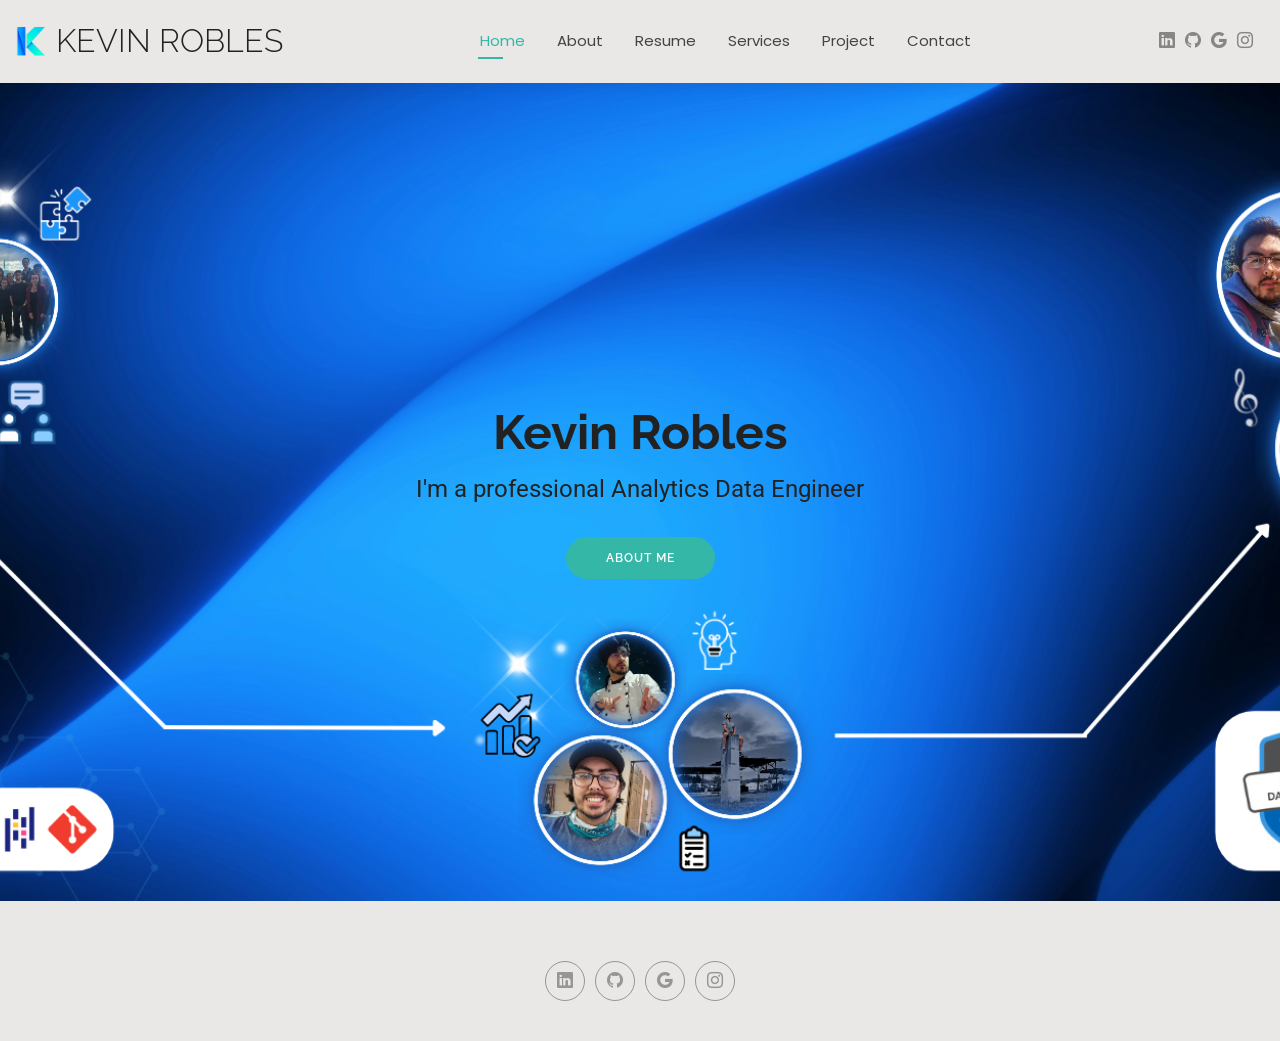
<file: index.html>
<!DOCTYPE html>
<html lang="en">

<head>
  <meta charset="utf-8">
  <meta content="width=device-width, initial-scale=1.0" name="viewport">
  <title>Home - Kevin Robles</title>
  <meta name="description" content="Kevin Robles is an Analytics Engineer with expertise in programming, Microsoft Power BI, Tableau, Python, SQL, and data visualization. Explore his portfolio to see his work and projects.">
  <meta name="keywords" content="Kevin Robles, portfolio, data analyst, data scientist, programmer, microsoft power bi, tableau, python, sql, data visualization">

  <!-- Favicons -->
  <link href="assets/img/favicon.png" rel="icon">
  <link href="assets/img/apple-touch-icon.png" rel="apple-touch-icon">

  <!-- Fonts -->
  <link href="https://fonts.googleapis.com" rel="preconnect">
  <link href="https://fonts.gstatic.com" rel="preconnect" crossorigin>
  <link href="https://fonts.googleapis.com/css2?family=Roboto:ital,wght@0,100;0,300;0,400;0,500;0,700;0,900;1,100;1,300;1,400;1,500;1,700;1,900&family=Poppins:ital,wght@0,100;0,200;0,300;0,400;0,500;0,600;0,700;0,800;0,900;1,100;1,200;1,300;1,400;1,500;1,600;1,700;1,800;1,900&family=Raleway:ital,wght@0,100;0,200;0,300;0,400;0,500;0,600;0,700;0,800;0,900;1,100;1,200;1,300;1,400;1,500;1,600;1,700;1,800;1,900&display=swap" rel="stylesheet">

  <!-- Vendor CSS Files -->
  <link href="assets/vendor/bootstrap/css/bootstrap.min.css" rel="stylesheet">
  <link href="assets/vendor/bootstrap-icons/bootstrap-icons.css" rel="stylesheet">
  <link href="assets/vendor/aos/aos.css" rel="stylesheet">
  <link href="assets/vendor/swiper/swiper-bundle.min.css" rel="stylesheet">
  <link href="assets/vendor/glightbox/css/glightbox.min.css" rel="stylesheet">

  <!-- Main CSS File -->
  <link href="assets/css/main.css" rel="stylesheet">

</head>

<body class="index-page">

  <header id="header" class="header d-flex align-items-center light-background sticky-top">
    <div class="container-fluid position-relative d-flex align-items-center justify-content-between">

      <a href="index.html" class="logo d-flex align-items-center me-auto me-xl-0">
        <img src="assets/img/logo.png" alt="K-logo">
        <h1 class="sitename">Kevin Robles</h1>
      </a>

      <nav id="navmenu" class="navmenu">
        <ul>
          <li><a href="index.html" class="active">Home</a></li>
          <li><a href="about.html">About</a></li>
          <li><a href="resume.html">Resume</a></li>
          <li><a href="services.html">Services</a></li>
          <li><a href="project.html">Project</a></li>
          <!-- <li><a href="portfolio.html">Portfolio</a></li> -->
          <li><a href="contact.html">Contact</a></li>
        </ul>
        <i class="mobile-nav-toggle d-xl-none bi bi-list"></i>
      </nav>

      <div class="header-social-links">
        <a href="https://www.linkedin.com/in/krobles-info/" target="_blank"><i class="bi bi-linkedin"></i></a>
        <a href="https://github.com/Kevinrn-info" target="_blank"><i class="bi bi-github"></i></a>
        <a href="https://drive.google.com/drive/folders/1ybV7h86U72G7GYlvESibLg-fDu3-b4Iu?usp=sharing" target="_blank"><i class="bi bi-google"></i></a>
        <a href="https://www.instagram.com/Kevinrn09/" target="_blank"><i class="bi bi-instagram"></i></a>
      </div>

    </div>
  </header>

  <main class="main">

    <!-- Hero Section -->
    <section id="hero" class="hero section">

      <img src="assets/img/hero-bg.jpg" alt="" data-aos="fade-in">

      <div class="container text-center" data-aos="zoom-out" data-aos-delay="100">
        <div class="row justify-content-center">
          <div class="col-lg-8" id="title-description">
            <h2>Kevin Robles</h2>
            <p>I'm a professional Analytics Data Engineer</p>
            <a href="about.html" class="btn-get-started">About Me</a>
          </div>
        </div>
      </div>

    </section><!-- /Hero Section -->

  </main>

  <footer id="footer" class="footer light-background">

    <div class="container">
      <div class="social-links d-flex justify-content-center">
        <a href="https://www.linkedin.com/in/krobles-info/" target="_blank"><i class="bi bi-linkedin"></i></a>
        <a href="https://github.com/Kevinrn-info" target="_blank"><i class="bi bi-github"></i></a>
        <a href="https://drive.google.com/drive/folders/1ybV7h86U72G7GYlvESibLg-fDu3-b4Iu?usp=sharing" target="_blank"><i class="bi bi-google"></i></a>
        <a href="https://www.instagram.com/Kevinrn09/" target="_blank"><i class="bi bi-instagram"></i></a>
      </div>
    </div>

  </footer>

  <!-- Scroll Top -->
  <a href="#" id="scroll-top" class="scroll-top d-flex align-items-center justify-content-center"><i class="bi bi-arrow-up-short"></i></a>

  <!-- Preloader -->
  <div id="preloader"></div>

  <!-- Vendor JS Files -->
  <script src="assets/vendor/bootstrap/js/bootstrap.bundle.min.js"></script>
  <script src="assets/vendor/php-email-form/validate.js"></script>
  <script src="assets/vendor/aos/aos.js"></script>
  <script src="assets/vendor/waypoints/noframework.waypoints.js"></script>
  <script src="assets/vendor/purecounter/purecounter_vanilla.js"></script>
  <script src="assets/vendor/swiper/swiper-bundle.min.js"></script>
  <script src="assets/vendor/glightbox/js/glightbox.min.js"></script>
  <script src="assets/vendor/imagesloaded/imagesloaded.pkgd.min.js"></script>
  <script src="assets/vendor/isotope-layout/isotope.pkgd.min.js"></script>

  <!-- Main JS File -->
  <script src="assets/js/main.js"></script>

</body>

</html>
</file>
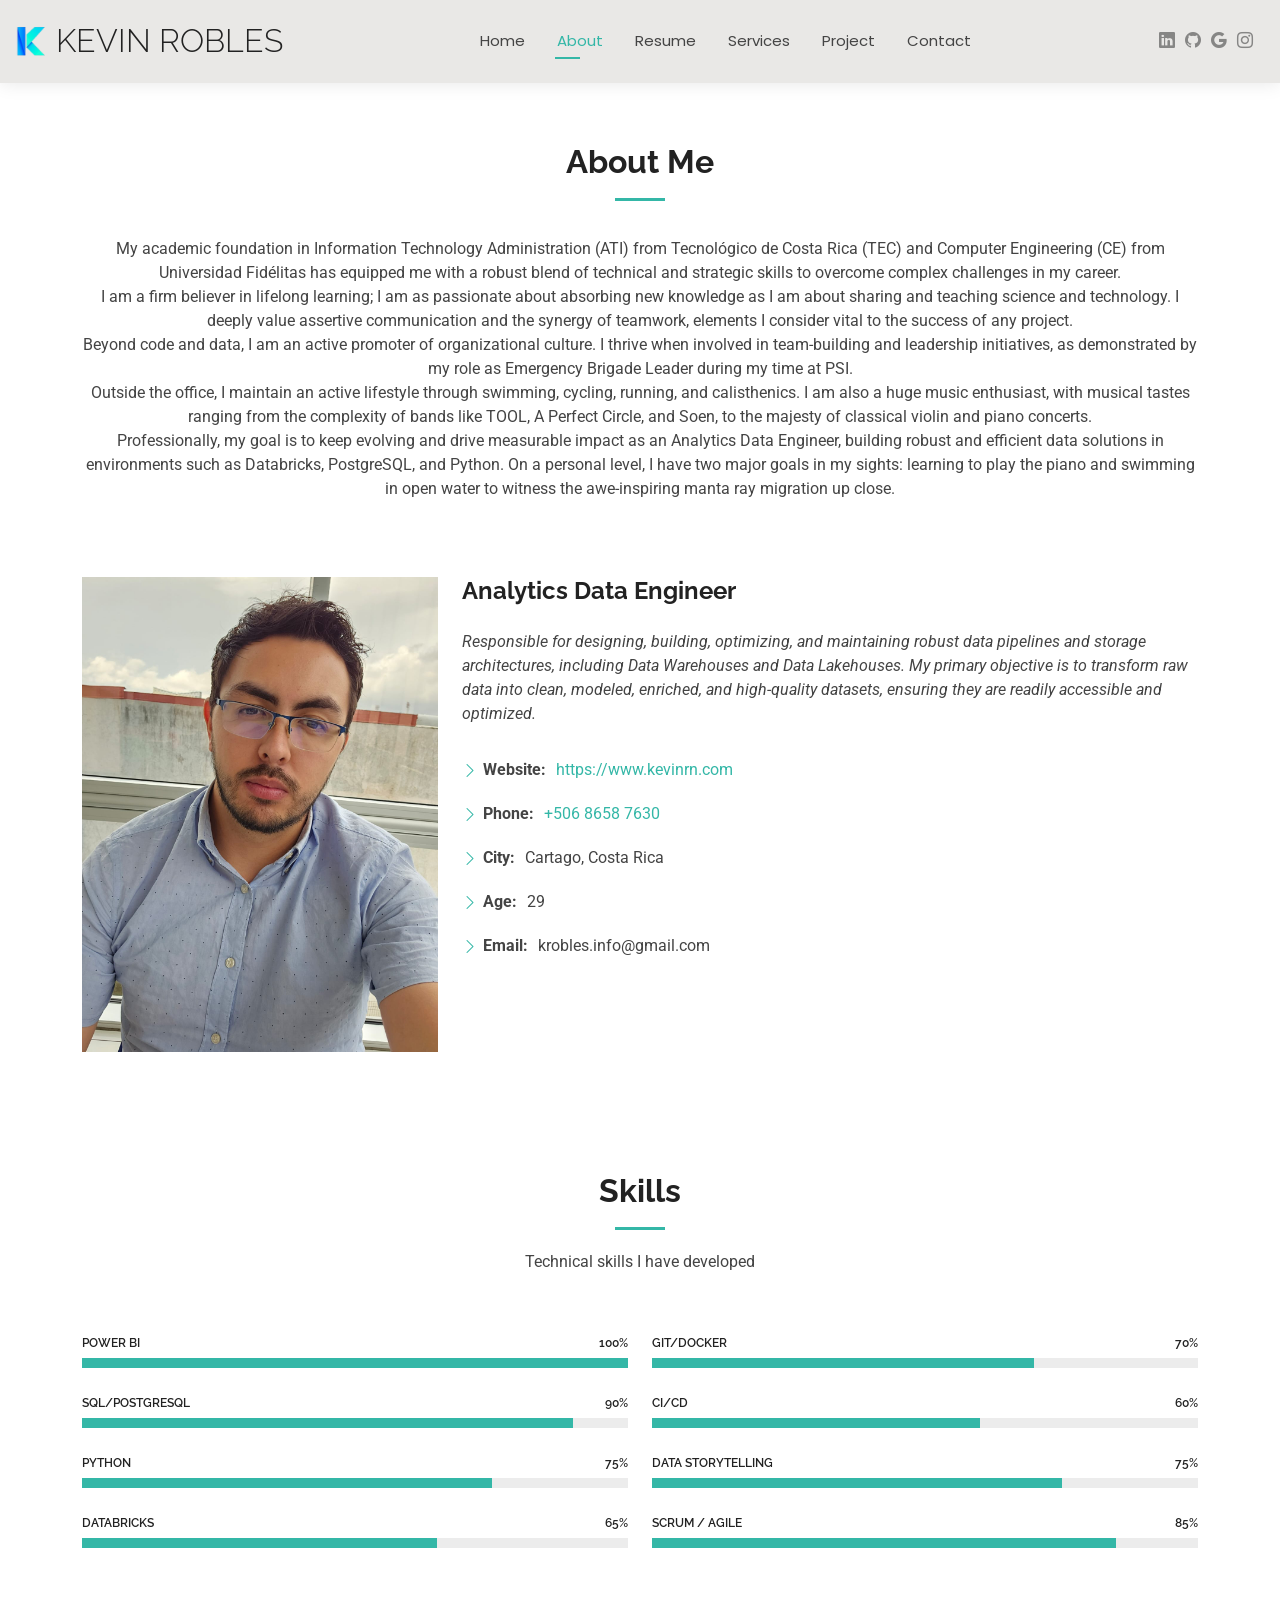
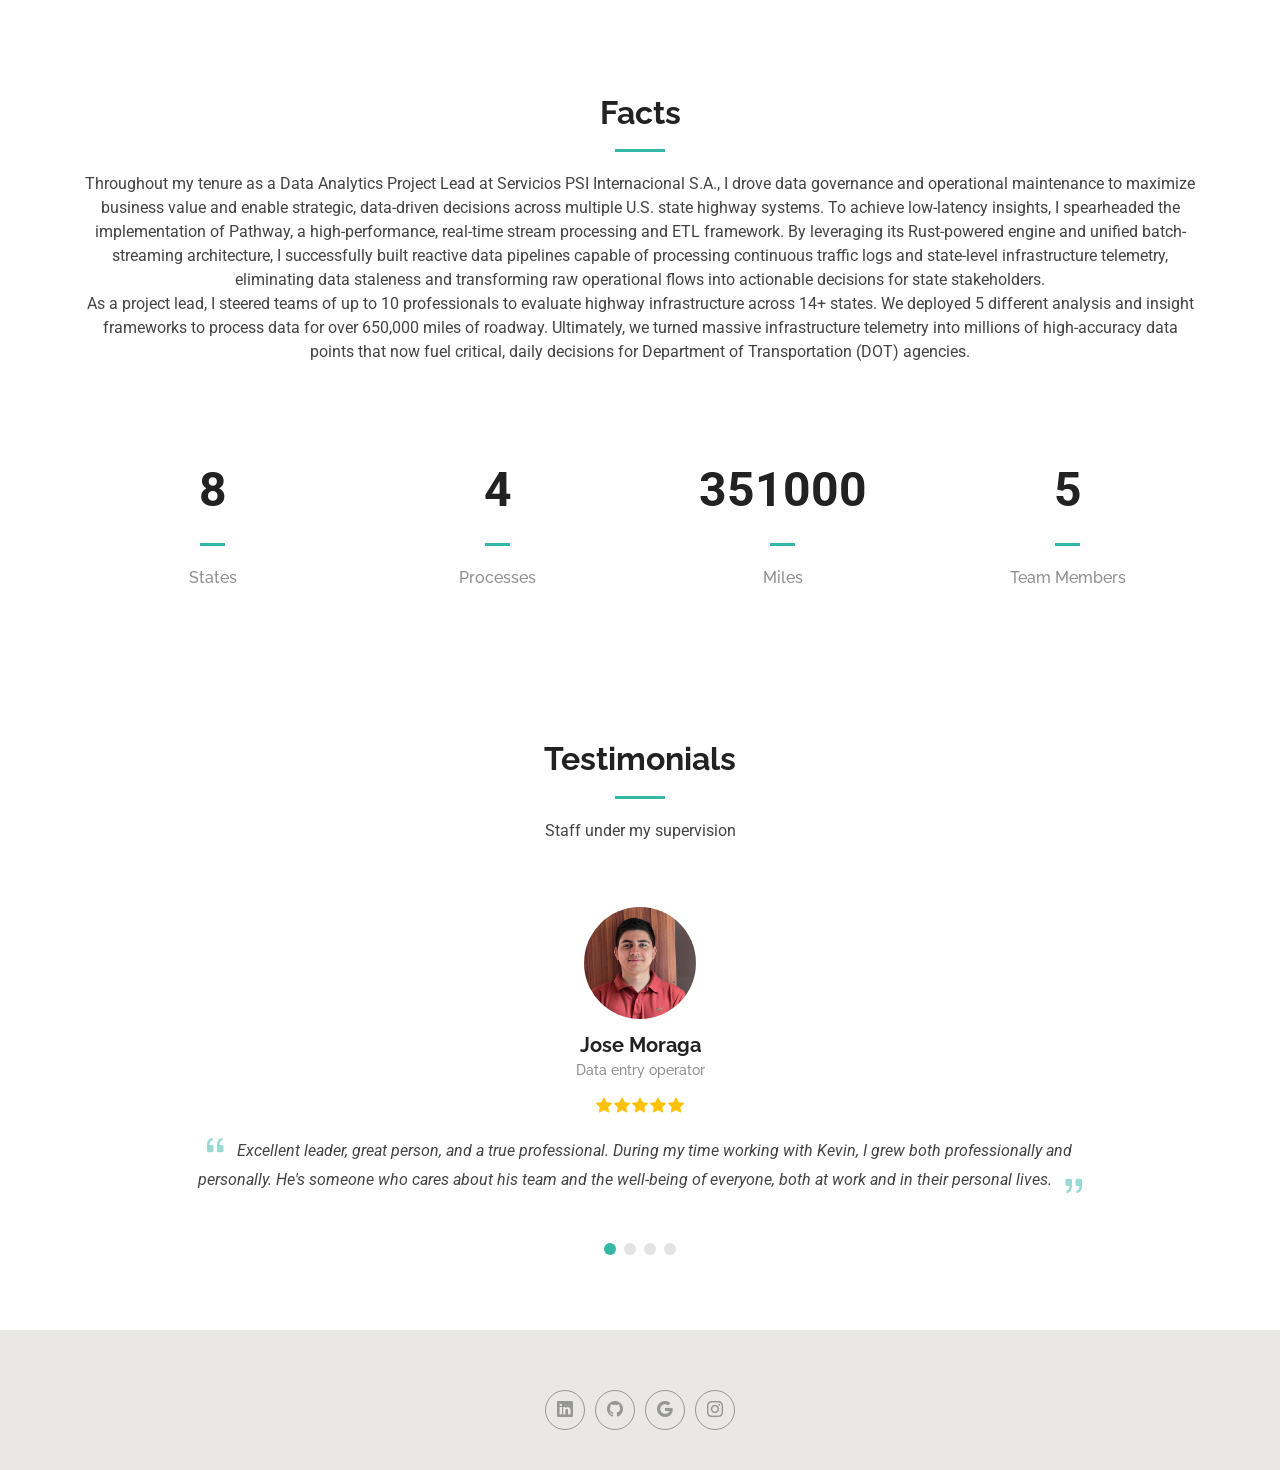
<file: about.html>
<!DOCTYPE html>
<html lang="en">

<head>
  <meta charset="utf-8">
  <meta content="width=device-width, initial-scale=1.0" name="viewport">
  <title>About - Kevin Robles</title>
  <meta name="description" content="Kevin Robles is an Analytics Engineer with expertise in programming, Microsoft Power BI, Tableau, Python, SQL, and data visualization. Explore his portfolio to see his work and projects.">
  <meta name="keywords" content="Kevin Robles, portfolio, data analyst, data scientist, programmer, microsoft power bi, tableau, python, sql, data visualization">

  <!-- Favicons -->
  <link href="assets/img/favicon.png" rel="icon">
  <link href="assets/img/apple-touch-icon.png" rel="apple-touch-icon">

  <!-- Fonts -->
  <link href="https://fonts.googleapis.com" rel="preconnect">
  <link href="https://fonts.gstatic.com" rel="preconnect" crossorigin>
  <link href="https://fonts.googleapis.com/css2?family=Roboto:ital,wght@0,100;0,300;0,400;0,500;0,700;0,900;1,100;1,300;1,400;1,500;1,700;1,900&family=Poppins:ital,wght@0,100;0,200;0,300;0,400;0,500;0,600;0,700;0,800;0,900;1,100;1,200;1,300;1,400;1,500;1,600;1,700;1,800;1,900&family=Raleway:ital,wght@0,100;0,200;0,300;0,400;0,500;0,600;0,700;0,800;0,900;1,100;1,200;1,300;1,400;1,500;1,600;1,700;1,800;1,900&display=swap" rel="stylesheet">

  <!-- Vendor CSS Files -->
  <link href="assets/vendor/bootstrap/css/bootstrap.min.css" rel="stylesheet">
  <link href="assets/vendor/bootstrap-icons/bootstrap-icons.css" rel="stylesheet">
  <link href="assets/vendor/aos/aos.css" rel="stylesheet">
  <link href="assets/vendor/swiper/swiper-bundle.min.css" rel="stylesheet">
  <link href="assets/vendor/glightbox/css/glightbox.min.css" rel="stylesheet">

  <!-- Main CSS File -->
  <link href="assets/css/main.css" rel="stylesheet">

</head>

<body class="about-page">

  <header id="header" class="header d-flex align-items-center light-background sticky-top">
    <div class="container-fluid position-relative d-flex align-items-center justify-content-between">

      <a href="index.html" class="logo d-flex align-items-center me-auto me-xl-0">
        <img src="assets/img/logo.png" alt="K-logo">
        <h1 class="sitename">Kevin Robles</h1>
      </a>

      <nav id="navmenu" class="navmenu">
        <ul>
          <li><a href="index.html">Home</a></li>
          <li><a href="about.html" class="active">About</a></li>
          <li><a href="resume.html">Resume</a></li>
          <li><a href="services.html">Services</a></li>
          <li><a href="project.html">Project</a></li>
          <!-- <li><a href="portfolio.html">Portfolio</a></li> -->
          <li><a href="contact.html">Contact</a></li>
        </ul>
        <i class="mobile-nav-toggle d-xl-none bi bi-list"></i>
      </nav>

      <div class="header-social-links">
        <a href="https://www.linkedin.com/in/krobles-info/" target="_blank"><i class="bi bi-linkedin"></i></a>
        <a href="https://github.com/Kevinrn-info" target="_blank"><i class="bi bi-github"></i></a>
        <a href="https://drive.google.com/drive/folders/1ybV7h86U72G7GYlvESibLg-fDu3-b4Iu?usp=sharing" target="_blank"><i class="bi bi-google"></i></a>
        <a href="https://www.instagram.com/Kevinrn09/" target="_blank"><i class="bi bi-instagram"></i></a>
      </div>

    </div>
  </header>

  <main class="main">

    <!-- About Section -->
    <section id="about" class="about section">

      <!-- Section Title -->
      <div class="container section-title" data-aos="fade-up">
        <h2>About Me</h2>
        <p class="py-3">
            My academic foundation in Information Technology Administration (ATI) from Tecnológico de Costa Rica (TEC) and Computer Engineering (CE) from Universidad Fidélitas has equipped me with a robust blend of technical and strategic skills to overcome complex challenges in my career.
            <br>
            I am a firm believer in lifelong learning; I am as passionate about absorbing new knowledge as I am about sharing and teaching science and technology. I deeply value assertive communication and the synergy of teamwork, elements I consider vital to the success of any project.
            <br>
            Beyond code and data, I am an active promoter of organizational culture. I thrive when involved in team-building and leadership initiatives, as demonstrated by my role as Emergency Brigade Leader during my time at PSI.
            <br>
            Outside the office, I maintain an active lifestyle through swimming, cycling, running, and calisthenics. I am also a huge music enthusiast, with musical tastes ranging from the complexity of bands like TOOL, A Perfect Circle, and Soen, to the majesty of classical violin and piano concerts.
            <br>
            Professionally, my goal is to keep evolving and drive measurable impact as an Analytics Data Engineer, building robust and efficient data solutions in environments such as Databricks, PostgreSQL, and Python. On a personal level, I have two major goals in my sights: learning to play the piano and swimming in open water to witness the awe-inspiring manta ray migration up close.
              
          </p>
      </div><!-- End Section Title -->

      <div class="container" data-aos="fade-up" data-aos-delay="100">

        <div class="row gy-4 justify-content-center">
          <div class="col-lg-4">
            <img src="assets/img/profile-img.jpg" class="img-fluid" alt="portafolio image">
          </div>
          <div class="col-lg-8 content">
            <h2>Analytics Data Engineer</h2>
            <p class="fst-italic py-3">
              Responsible for designing, building, optimizing, and maintaining robust data pipelines and storage architectures, including Data Warehouses and Data Lakehouses. My primary objective is to transform raw data into clean, modeled, enriched, and high-quality datasets, ensuring they are readily accessible and optimized.
            </p>
            <div class="row">
              <div class="col-lg-8">
                <ul>
                  <li><i class="bi bi-chevron-right"></i> <strong>Website:</strong> <span><a href="https://www.kevinrn.com" target="_blank">https://www.kevinrn.com</a></span></li>
                  <li><i class="bi bi-chevron-right"></i> <strong>Phone:</strong> <span><a href="https://api.whatsapp.com/send?phone=50686587630&text=Thank%20you%20for%20reaching%20out.%20I%20have%20received%20your%20message%20and%20will%20get%20back%20to%20you%20as%20soon%20as%20possible.%20Have%20an%20excellent%20day!">+506 8658 7630</a></span></li>
                  <li><i class="bi bi-chevron-right"></i> <strong>City:</strong> <span>Cartago, Costa Rica</span></li>
                </ul>
              </div>
              <div class="col-lg-6">
                <ul>
                  <li><i class="bi bi-chevron-right"></i> <strong>Age:</strong> <span>29</span></li>
                  <li><i class="bi bi-chevron-right"></i> <strong>Email:</strong> <span>krobles.info@gmail.com</span></li>
                </ul>
              </div>
            </div>
          </div>
        </div>

      </div>

    </section><!-- /About Section -->

    <!-- Skills Section -->
    <section id="skills" class="skills section">

      <!-- Section Title -->
      <div class="container section-title" data-aos="fade-up">
        <h2>Skills</h2>
        <p>Technical skills I have developed</p>
      </div><!-- End Section Title -->

      <div class="container" data-aos="fade-up" data-aos-delay="100">

        <div class="row skills-content skills-animation">

          <div class="col-lg-6">

            <div class="progress">
              <span class="skill"><span>Power BI</span> <i class="val">100%</i></span>
              <div class="progress-bar-wrap">
                <div class="progress-bar" role="progressbar" aria-valuenow="100" aria-valuemin="0" aria-valuemax="100"></div>
              </div>
            </div><!-- End Skills Item -->

            <div class="progress">
              <span class="skill"><span>SQL/PostgreSQL</span> <i class="val">90%</i></span>
              <div class="progress-bar-wrap">
                <div class="progress-bar" role="progressbar" aria-valuenow="90" aria-valuemin="0" aria-valuemax="100"></div>
              </div>
            </div><!-- End Skills Item -->

            <div class="progress">
              <span class="skill"><span>Python</span> <i class="val">75%</i></span>
              <div class="progress-bar-wrap">
                <div class="progress-bar" role="progressbar" aria-valuenow="75" aria-valuemin="0" aria-valuemax="100"></div>
              </div>
            </div><!-- End Skills Item -->

            <div class="progress">
              <span class="skill"><span>Databricks</span> <i class="val">65%</i></span>
              <div class="progress-bar-wrap">
                <div class="progress-bar" role="progressbar" aria-valuenow="65" aria-valuemin="0" aria-valuemax="100"></div>
              </div>
            </div><!-- End Skills Item -->

          </div>

          <div class="col-lg-6">

            <div class="progress">
              <span class="skill"><span>Git/Docker</span> <i class="val">70%</i></span>
              <div class="progress-bar-wrap">
                <div class="progress-bar" role="progressbar" aria-valuenow="70" aria-valuemin="0" aria-valuemax="100"></div>
              </div>
            </div><!-- End Skills Item -->

            <div class="progress">
              <span class="skill"><span>CI/CD</span> <i class="val">60%</i></span>
              <div class="progress-bar-wrap">
                <div class="progress-bar" role="progressbar" aria-valuenow="60" aria-valuemin="0" aria-valuemax="100"></div>
              </div>
            </div><!-- End Skills Item -->

            <div class="progress">
              <span class="skill"><span>Data Storytelling</span> <i class="val">75%</i></span>
              <div class="progress-bar-wrap">
                <div class="progress-bar" role="progressbar" aria-valuenow="75" aria-valuemin="0" aria-valuemax="100"></div>
              </div>
            </div><!-- End Skills Item -->

            <div class="progress">
              <span class="skill"><span>SCRUM / Agile</span> <i class="val">85%</i></span>
              <div class="progress-bar-wrap">
                <div class="progress-bar" role="progressbar" aria-valuenow="85" aria-valuemin="0" aria-valuemax="100"></div>
              </div>
            </div><!-- End Skills Item -->

            

          </div>

        </div>

      </div>

    </section><!-- /Skills Section -->

    <!-- Stats Section -->
    <section id="stats" class="stats section">

      <!-- Section Title -->
      <div class="container section-title" data-aos="fade-up">
        <h2>Facts</h2>

        <p>Throughout my tenure as a Data Analytics Project Lead at Servicios PSI Internacional S.A., I drove data governance and operational maintenance to maximize business value and enable strategic, data-driven decisions across multiple U.S. state highway systems. To achieve low-latency insights, I spearheaded the implementation of Pathway, a high-performance, real-time stream processing and ETL framework. By leveraging its Rust-powered engine and unified batch-streaming architecture, I successfully built reactive data pipelines capable of processing continuous traffic logs and state-level infrastructure telemetry, eliminating data staleness and transforming raw operational flows into actionable decisions for state stakeholders.</p>

        <p>As a project lead, I steered teams of up to 10 professionals to evaluate highway infrastructure across 14+ states. We deployed 5 different analysis and insight frameworks to process data for over 650,000 miles of roadway. Ultimately, we turned massive infrastructure telemetry into millions of high-accuracy data points that now fuel critical, daily decisions for Department of Transportation (DOT) agencies.</p>
      </div><!-- End Section Title -->

      <div class="container" data-aos="fade-up" data-aos-delay="100">

        <div class="row gy-4">

          <div class="col-lg-3 col-md-6">
            <div class="stats-item text-center w-100 h-100">
              <span data-purecounter-start="0" data-purecounter-end="14" data-purecounter-duration="1" class="purecounter"></span>
              <p>States</p>
            </div>
          </div><!-- End Stats Item -->

          <div class="col-lg-3 col-md-6">
            <div class="stats-item text-center w-100 h-100">
              <span data-purecounter-start="0" data-purecounter-end="8" data-purecounter-duration="1" class="purecounter"></span>
              <p>Processes</p>
            </div>
          </div><!-- End Stats Item -->

          <div class="col-lg-3 col-md-6">
            <div class="stats-item text-center w-100 h-100">
              <span data-purecounter-start="0" data-purecounter-end="650000" data-purecounter-duration="1" class="purecounter"></span>
              <p>Miles</p>
            </div>
          </div><!-- End Stats Item -->

          <div class="col-lg-3 col-md-6">
            <div class="stats-item text-center w-100 h-100">
              <span data-purecounter-start="0" data-purecounter-end="10" data-purecounter-duration="1" class="purecounter"></span>
              <p>Team Members</p>
            </div>
          </div><!-- End Stats Item -->

        </div>

      </div>

    </section><!-- /Stats Section -->

    <!-- Testimonials Section -->
    <section id="testimonials" class="testimonials section">

      <!-- Section Title -->
      <div class="container section-title" data-aos="fade-up">
        <h2>Testimonials</h2>
        <p>Staff under my supervision</p>
      </div><!-- End Section Title -->

      <div class="container" data-aos="fade-up" data-aos-delay="100">

        <div class="swiper init-swiper">
          <script type="application/json" class="swiper-config">
            {
              "loop": true,
              "speed": 600,
              "autoplay": {
                "delay": 5000
              },
              "slidesPerView": "auto",
              "pagination": {
                "el": ".swiper-pagination",
                "type": "bullets",
                "clickable": true
              }
            }
          </script>
          <div class="swiper-wrapper">

            <div class="swiper-slide">
              <div class="testimonial-item">
                <a href="https://www.linkedin.com/in/jose-moraga-77357922b/" target="_blank"><img src="assets/img/testimonials/testimonials-1.jpg" class="testimonial-img" alt="Jose Moraga profile"></a>
                <h3>Jose Moraga</h3>
                <h4>Data entry operator</h4>
                <div class="stars">
                  <i class="bi bi-star-fill"></i><i class="bi bi-star-fill"></i><i class="bi bi-star-fill"></i><i class="bi bi-star-fill"></i><i class="bi bi-star-fill"></i>
                </div>
                <p>
                  <i class="bi bi-quote quote-icon-left"></i>
                  <span>Excellent leader, great person, and a true professional.
                    During my time working with Kevin, I grew both professionally and personally. He's someone who cares about his team and the well-being of everyone, both at work and in their personal lives.</span>
                  <i class="bi bi-quote quote-icon-right"></i>
                </p>
              </div>
            </div><!-- End testimonial item -->

            <div class="swiper-slide">
              <div class="testimonial-item">
                <a href="https://www.linkedin.com/in/alexisramirezq/" target="_blank"><img src="assets/img/testimonials/testimonials-2.jpg" class="testimonial-img" alt="Alexis Ramirez profile"></a>
                <h3>Alexis Ramirez</h3>
                <h4>Data entry operator</h4>
                <div class="stars">
                  <i class="bi bi-star-fill"></i><i class="bi bi-star-fill"></i><i class="bi bi-star-fill"></i><i class="bi bi-star-fill"></i><i class="bi bi-star-fill"></i>
                </div>
                <p>
                  <i class="bi bi-quote quote-icon-left"></i>
                  <span>An excellent professional, leader, and most importantly, a wonderful person and colleague. He was always concerned with helping the team in any way he could. Personally, he greatly helped me adapt and grow both personally and professionally in my role.</span>
                  <i class="bi bi-quote quote-icon-right"></i>
                </p>
              </div>
            </div><!-- End testimonial item -->

            <div class="swiper-slide">
              <div class="testimonial-item">
                <a href="https://www.linkedin.com/in/keilor-gomez-27b779190/" target="_blank"><img src="assets/img/testimonials/testimonials-3.jpg" class="testimonial-img" alt="Keylor Gomez profile"></a>
                <h3>Keylor Gomez</h3>
                <h4>Data entry operator</h4>
                <div class="stars">
                  <i class="bi bi-star-fill"></i><i class="bi bi-star-fill"></i><i class="bi bi-star-fill"></i><i class="bi bi-star-fill"></i><i class="bi bi-star-fill"></i>
                </div>
                <p>
                  <i class="bi bi-quote quote-icon-left"></i>
                  <span>A highly professional individual with excellent skills, knowledge, leadership, and a results-oriented approach. I am confident that his skills and strong commitment will be a valuable asset to any party interested in his services.</span>
                  <i class="bi bi-quote quote-icon-right"></i>
                </p>
              </div>
            </div><!-- End testimonial item -->

            <div class="swiper-slide">
              <div class="testimonial-item">
                <a href="https://www.linkedin.com/in/rachiry-camacho-422431415/" target="_blank"><img src="assets/img/testimonials/testimonials-4.jpg" class="testimonial-img" alt="Rachiry Camacho profile"></a>
                <h3>Rachiry Camacho</h3>
                <h4>Data entry operator</h4>
                <div class="stars">
                  <i class="bi bi-star-fill"></i><i class="bi bi-star-fill"></i><i class="bi bi-star-fill"></i><i class="bi bi-star-fill"></i><i class="bi bi-star-fill"></i>
                </div>
                <p>
                  <i class="bi bi-quote quote-icon-left"></i>
                  <span>Excellent leader, always committed to his work, organized, punctual, with a great personality and a good attitude, looking for solutions to improve the problems that occur in his work.</span>
                  <i class="bi bi-quote quote-icon-right"></i>
                </p>
              </div>
            </div><!-- End testimonial item -->

          </div>
          <div class="swiper-pagination"></div>
        </div>

      </div>

    </section><!-- /Testimonials Section -->

  </main>

  <footer id="footer" class="footer light-background">

    <div class="container">
      <div class="social-links d-flex justify-content-center">
        <a href="https://www.linkedin.com/in/krobles-info/" target="_blank"><i class="bi bi-linkedin"></i></a>
        <a href="https://github.com/Kevinrn-info" target="_blank"><i class="bi bi-github"></i></a>
        <a href="https://drive.google.com/drive/folders/1ybV7h86U72G7GYlvESibLg-fDu3-b4Iu?usp=sharing" target="_blank"><i class="bi bi-google"></i></a>
        <a href="https://www.instagram.com/Kevinrn09/" target="_blank"><i class="bi bi-instagram"></i></a>
      </div>
    </div>

  </footer>

  <!-- Scroll Top -->
  <a href="#" id="scroll-top" class="scroll-top d-flex align-items-center justify-content-center"><i class="bi bi-arrow-up-short"></i></a>

  <!-- Preloader -->
  <div id="preloader"></div>

  <!-- Vendor JS Files -->
  <script src="assets/vendor/bootstrap/js/bootstrap.bundle.min.js"></script>
  <script src="assets/vendor/php-email-form/validate.js"></script>
  <script src="assets/vendor/aos/aos.js"></script>
  <script src="assets/vendor/waypoints/noframework.waypoints.js"></script>
  <script src="assets/vendor/purecounter/purecounter_vanilla.js"></script>
  <script src="assets/vendor/swiper/swiper-bundle.min.js"></script>
  <script src="assets/vendor/glightbox/js/glightbox.min.js"></script>
  <script src="assets/vendor/imagesloaded/imagesloaded.pkgd.min.js"></script>
  <script src="assets/vendor/isotope-layout/isotope.pkgd.min.js"></script>

  <!-- Main JS File -->
  <script src="assets/js/main.js"></script>

</body>

</html>
</file>
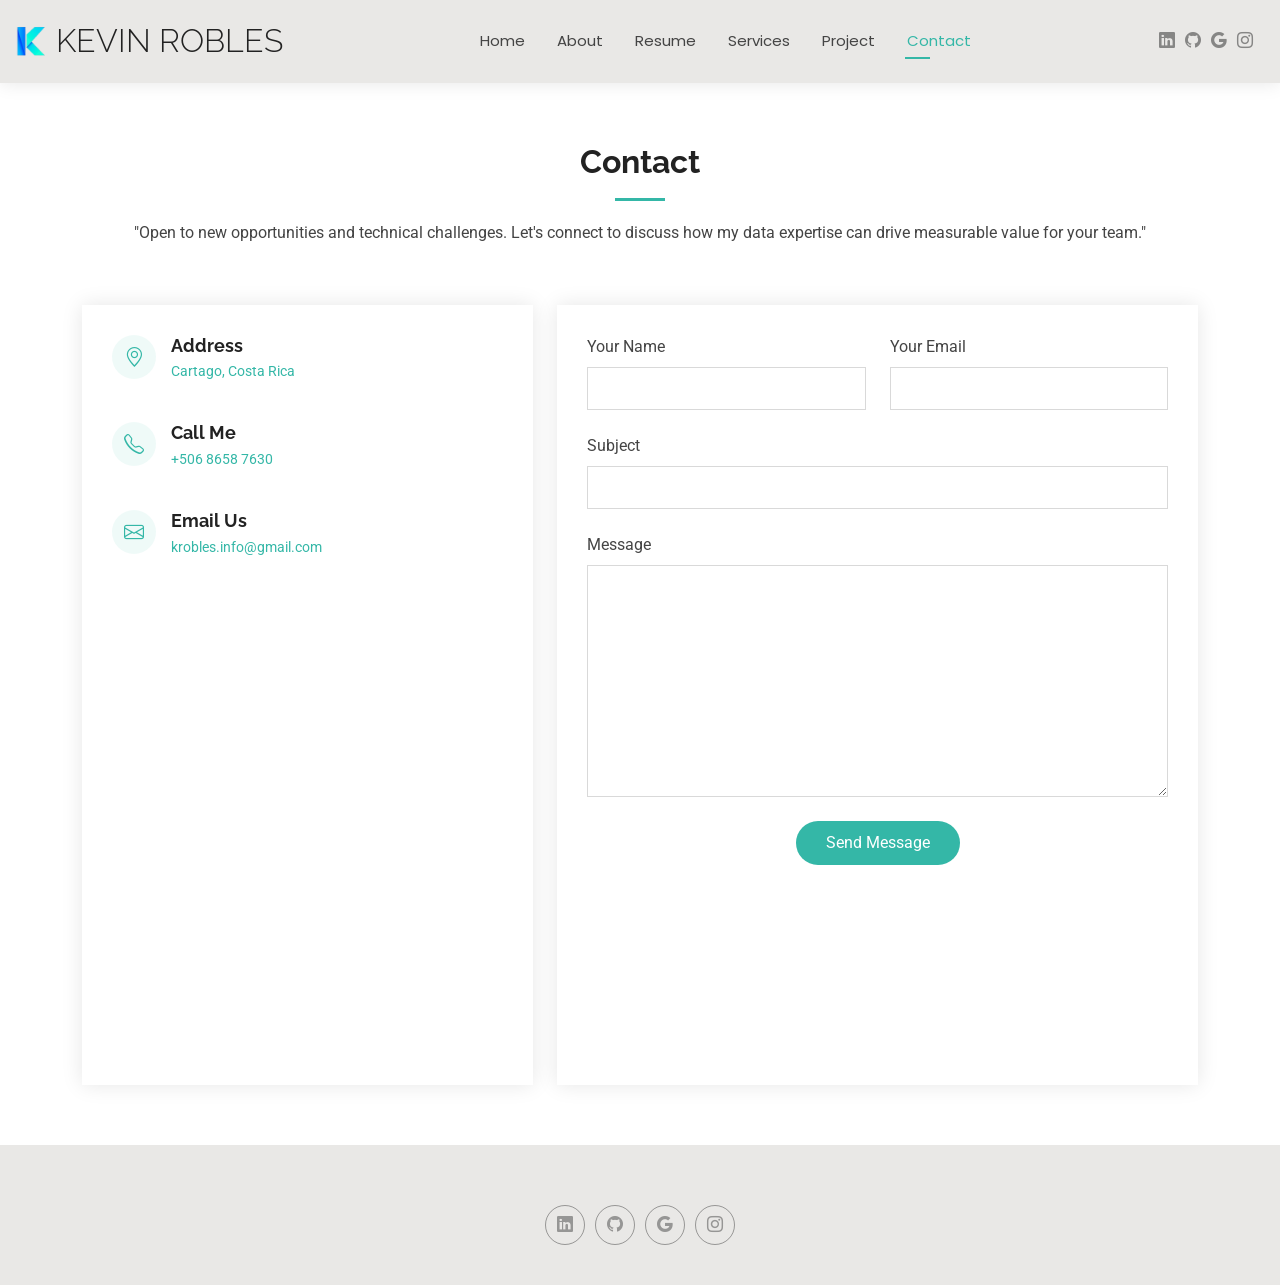
<file: contact.html>
<!DOCTYPE html>
<html lang="en">

<head>
  <meta charset="utf-8">
  <meta content="width=device-width, initial-scale=1.0" name="viewport">
  <title>Contact - Kevin Robles</title>
  <meta name="description" content="Kevin Robles is an Analytics Engineer with expertise in programming, Microsoft Power BI, Tableau, Python, SQL, and data visualization. Explore his portfolio to see his work and projects.">
  <meta name="keywords" content="Kevin Robles, portfolio, data analyst, data scientist, programmer, microsoft power bi, tableau, python, sql, data visualization">

  <!-- Favicons -->
  <link href="assets/img/favicon.png" rel="icon">
  <link href="assets/img/apple-touch-icon.png" rel="apple-touch-icon">

  <!-- Fonts -->
  <link href="https://fonts.googleapis.com" rel="preconnect">
  <link href="https://fonts.gstatic.com" rel="preconnect" crossorigin>
  <link href="https://fonts.googleapis.com/css2?family=Roboto:ital,wght@0,100;0,300;0,400;0,500;0,700;0,900;1,100;1,300;1,400;1,500;1,700;1,900&family=Poppins:ital,wght@0,100;0,200;0,300;0,400;0,500;0,600;0,700;0,800;0,900;1,100;1,200;1,300;1,400;1,500;1,600;1,700;1,800;1,900&family=Raleway:ital,wght@0,100;0,200;0,300;0,400;0,500;0,600;0,700;0,800;0,900;1,100;1,200;1,300;1,400;1,500;1,600;1,700;1,800;1,900&display=swap" rel="stylesheet">

  <!-- Vendor CSS Files -->
  <link href="assets/vendor/bootstrap/css/bootstrap.min.css" rel="stylesheet">
  <link href="assets/vendor/bootstrap-icons/bootstrap-icons.css" rel="stylesheet">
  <link href="assets/vendor/aos/aos.css" rel="stylesheet">
  <link href="assets/vendor/swiper/swiper-bundle.min.css" rel="stylesheet">
  <link href="assets/vendor/glightbox/css/glightbox.min.css" rel="stylesheet">

  <!-- Main CSS File -->
  <link href="assets/css/main.css" rel="stylesheet">

</head>

<body class="contact-page">

  <header id="header" class="header d-flex align-items-center light-background sticky-top">
    <div class="container-fluid position-relative d-flex align-items-center justify-content-between">

      <a href="index.html" class="logo d-flex align-items-center me-auto me-xl-0">
        <img src="assets/img/logo.png" alt="K-logo">
        <h1 class="sitename">Kevin Robles</h1>
      </a>

      <nav id="navmenu" class="navmenu">
        <ul>
          <li><a href="index.html">Home</a></li>
          <li><a href="about.html">About</a></li>
          <li><a href="resume.html">Resume</a></li>
          <li><a href="services.html">Services</a></li>
          <li><a href="project.html">Project</a></li>
          <!-- <li><a href="portfolio.html">Portfolio</a></li> -->
          <li><a href="contact.html" class="active">Contact</a></li>
        </ul>
        <i class="mobile-nav-toggle d-xl-none bi bi-list"></i>
      </nav>

      <div class="header-social-links">
        <a href="https://www.linkedin.com/in/krobles-info/" target="_blank"><i class="bi bi-linkedin"></i></a>
        <a href="https://github.com/Kevinrn-info" target="_blank"><i class="bi bi-github"></i></a>
        <a href="https://drive.google.com/drive/folders/1ybV7h86U72G7GYlvESibLg-fDu3-b4Iu?usp=sharing" target="_blank"><i class="bi bi-google"></i></a>
        <a href="https://www.instagram.com/Kevinrn09/" target="_blank"><i class="bi bi-instagram"></i></a>
      </div>

    </div>
  </header>

  <main class="main">

    <!-- Contact Section -->
    <section id="contact" class="contact section">

      <!-- Section Title -->
      <div class="container section-title" data-aos="fade-up">
        <h2>Contact</h2>
        <p>"Open to new opportunities and technical challenges. Let's connect to discuss how my data expertise can drive measurable value for your team."</p>
      </div><!-- End Section Title -->

      <div class="container" data-aos="fade-up" data-aos-delay="100">

        <div class="row gy-4">

          <div class="col-lg-5">

            <div class="info-wrap">
              <div class="info-item d-flex" data-aos="fade-up" data-aos-delay="200">
                <i class="bi bi-geo-alt flex-shrink-0"></i>
                <div>
                  <h3>Address</h3>
                  <p><a href="https://maps.app.goo.gl/HRL2XmfvCQWByA4J8" target="_blank">Cartago, Costa Rica</a></p>
                  
                </div>
              </div><!-- End Info Item -->

              <div class="info-item d-flex" data-aos="fade-up" data-aos-delay="300">
                <i class="bi bi-telephone flex-shrink-0"></i>
                <div>
                  <h3>Call Me</h3>
                  <p><a href="https://api.whatsapp.com/send?phone=50686587630&text=Thank%20you%20for%20reaching%20out.%20I%20have%20received%20your%20message%20and%20will%20get%20back%20to%20you%20as%20soon%20as%20possible.%20Have%20an%20excellent%20day!">+506 8658 7630</a></p>
                </div>
              </div><!-- End Info Item -->

              <div class="info-item d-flex" data-aos="fade-up" data-aos-delay="400">
                <i class="bi bi-envelope flex-shrink-0"></i>
                <div>
                  <h3>Email Us</h3>
                  <p><a href="mailto:krobles@gmail.com?">krobles.info@gmail.com</a></p>
                </div>
              </div><!-- End Info Item -->

              <iframe src="https://www.google.com/maps/embed?pb=!1m18!1m12!1m3!1d423052.3548051314!2d-84.11231646783317!3d9.896903841168918!2m3!1f0!2f0!3f0!3m2!1i1024!2i768!4f13.1!3m3!1m2!1s0x8fa0d69b084d750d%3A0x115b1ac11b9a1990!2sCartago%20Province%2C%20Costa%20Rica!5e0!3m2!1sen!2sus!4v1782341732286!5m2!1sen!2sus" width="600" height="450" style="border:0;" allowfullscreen="" loading="lazy" referrerpolicy="strict-origin-when-cross-origin"></iframe>
            </div>
          </div>

          <div class="col-lg-7">
            <form action="forms/contact.php" method="post" class="php-email-form" data-aos="fade-up" data-aos-delay="200">
              <div class="row gy-4">

                <div class="col-md-6">
                  <label for="name-field" class="pb-2">Your Name</label>
                  <input type="text" name="name" id="name-field" class="form-control" required="">
                </div>

                <div class="col-md-6">
                  <label for="email-field" class="pb-2">Your Email</label>
                  <input type="email" class="form-control" name="email" id="email-field" required="">
                </div>

                <div class="col-md-12">
                  <label for="subject-field" class="pb-2">Subject</label>
                  <input type="text" class="form-control" name="subject" id="subject-field" required="">
                </div>

                <div class="col-md-12">
                  <label for="message-field" class="pb-2">Message</label>
                  <textarea class="form-control" name="message" rows="10" id="message-field" required=""></textarea>
                </div>

                <div class="col-md-12 text-center">
                  <div class="loading">Loading</div>
                  <div class="error-message"></div>
                  <div class="sent-message">Your message has been sent. Thank you!</div>

                  <button type="submit">Send Message</button>
                </div>

              </div>
            </form>
          </div><!-- End Contact Form -->

        </div>

      </div>

    </section><!-- /Contact Section -->

  </main>

  <footer id="footer" class="footer light-background">

    <div class="container">
      <div class="social-links d-flex justify-content-center">
        <a href="https://www.linkedin.com/in/krobles-info/" target="_blank"><i class="bi bi-linkedin"></i></a>
        <a href="https://github.com/Kevinrn-info" target="_blank"><i class="bi bi-github"></i></a>
        <a href="https://drive.google.com/drive/folders/1ybV7h86U72G7GYlvESibLg-fDu3-b4Iu?usp=sharing" target="_blank"><i class="bi bi-google"></i></a>
        <a href="https://www.instagram.com/Kevinrn09/" target="_blank"><i class="bi bi-instagram"></i></a>
      </div>
    </div>

  </footer>

  <!-- Scroll Top -->
  <a href="#" id="scroll-top" class="scroll-top d-flex align-items-center justify-content-center"><i class="bi bi-arrow-up-short"></i></a>

  <!-- Preloader -->
  <div id="preloader"></div>

  <!-- Vendor JS Files -->
  <script src="assets/vendor/bootstrap/js/bootstrap.bundle.min.js"></script>
  <script src="assets/vendor/php-email-form/validate.js"></script>
  <script src="assets/vendor/aos/aos.js"></script>
  <script src="assets/vendor/waypoints/noframework.waypoints.js"></script>
  <script src="assets/vendor/purecounter/purecounter_vanilla.js"></script>
  <script src="assets/vendor/swiper/swiper-bundle.min.js"></script>
  <script src="assets/vendor/glightbox/js/glightbox.min.js"></script>
  <script src="assets/vendor/imagesloaded/imagesloaded.pkgd.min.js"></script>
  <script src="assets/vendor/isotope-layout/isotope.pkgd.min.js"></script>

  <!-- Main JS File -->
  <script src="assets/js/main.js"></script>

</body>

</html>
</file>
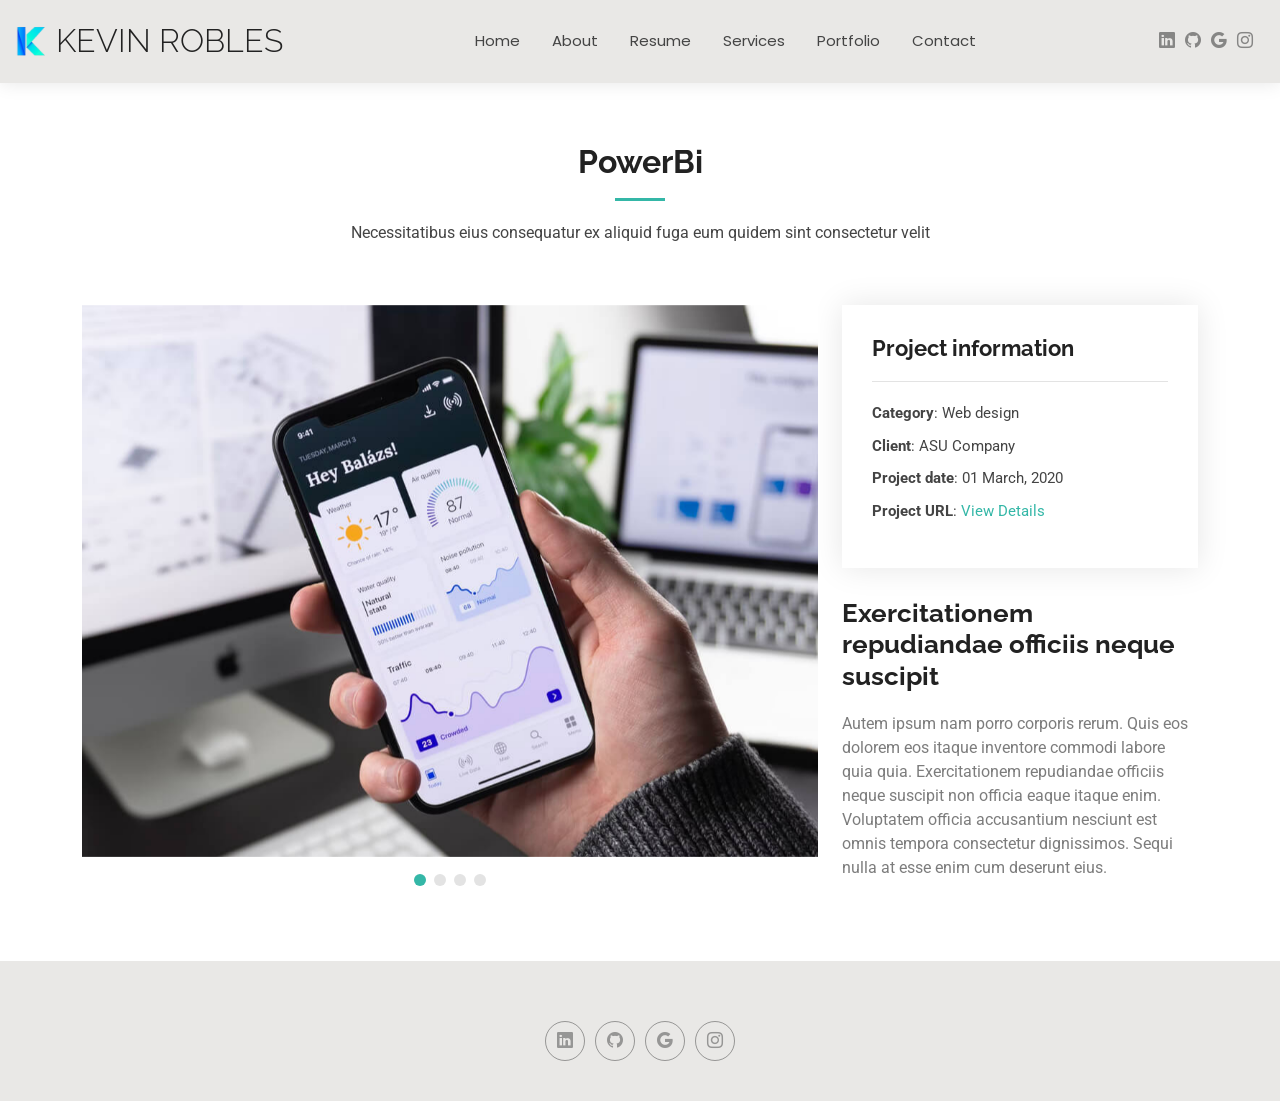
<file: portfolio-details-PowerBI.html>
<!DOCTYPE html>
<html lang="en">

<head>
  <meta charset="utf-8">
  <meta content="width=device-width, initial-scale=1.0" name="viewport">
  <title>Kevin Robles</title>
  <meta name="description" content="Kevin Robles is an Analytics Engineer with expertise in programming, Microsoft Power BI, Tableau, Python, SQL, and data visualization. Explore his portfolio to see his work and projects.">
  <meta name="keywords" content="Kevin Robles, portfolio, data analyst, data scientist, programmer, microsoft power bi, tableau, python, sql, data visualization">

  <!-- Favicons -->
  <link href="assets/img/favicon.png" rel="icon">
  <link href="assets/img/apple-touch-icon.png" rel="apple-touch-icon">

  <!-- Fonts -->
  <link href="https://fonts.googleapis.com" rel="preconnect">
  <link href="https://fonts.gstatic.com" rel="preconnect" crossorigin>
  <link href="https://fonts.googleapis.com/css2?family=Roboto:ital,wght@0,100;0,300;0,400;0,500;0,700;0,900;1,100;1,300;1,400;1,500;1,700;1,900&family=Poppins:ital,wght@0,100;0,200;0,300;0,400;0,500;0,600;0,700;0,800;0,900;1,100;1,200;1,300;1,400;1,500;1,600;1,700;1,800;1,900&family=Raleway:ital,wght@0,100;0,200;0,300;0,400;0,500;0,600;0,700;0,800;0,900;1,100;1,200;1,300;1,400;1,500;1,600;1,700;1,800;1,900&display=swap" rel="stylesheet">

  <!-- Vendor CSS Files -->
  <link href="assets/vendor/bootstrap/css/bootstrap.min.css" rel="stylesheet">
  <link href="assets/vendor/bootstrap-icons/bootstrap-icons.css" rel="stylesheet">
  <link href="assets/vendor/aos/aos.css" rel="stylesheet">
  <link href="assets/vendor/swiper/swiper-bundle.min.css" rel="stylesheet">
  <link href="assets/vendor/glightbox/css/glightbox.min.css" rel="stylesheet">

  <!-- Main CSS File -->
  <link href="assets/css/main.css" rel="stylesheet">

</head>

<body class="portfolio-details-page">

  <header id="header" class="header d-flex align-items-center light-background sticky-top">
    <div class="container-fluid position-relative d-flex align-items-center justify-content-between">

      <a href="index.html" class="logo d-flex align-items-center me-auto me-xl-0">
        <img src="assets/img/logo.png" alt="K-logo">
        <h1 class="sitename">Kevin Robles</h1>
      </a>

      <nav id="navmenu" class="navmenu">
        <ul>
          <li><a href="index.html">Home</a></li>
          <li><a href="about.html">About</a></li>
          <li><a href="resume.html">Resume</a></li>
          <li><a href="services.html">Services</a></li>
          <li><a href="portfolio.html">Portfolio</a></li>
          <li><a href="contact.html">Contact</a></li>
        </ul>
        <i class="mobile-nav-toggle d-xl-none bi bi-list"></i>
      </nav>

      <div class="header-social-links">
        <a href="https://www.linkedin.com/in/krobles-info/" target="_blank"><i class="bi bi-linkedin"></i></a>
        <a href="https://github.com/Kevinrn-info" target="_blank"><i class="bi bi-github"></i></a>
        <a href="https://drive.google.com/drive/folders/1ybV7h86U72G7GYlvESibLg-fDu3-b4Iu?usp=sharing" target="_blank"><i class="bi bi-google"></i></a>
        <a href="https://www.instagram.com/Kevinrn09/" target="_blank"><i class="bi bi-instagram"></i></a>
      </div>

    </div>
  </header>

  <main class="main">

    <!-- Portfolio Details Section -->
    <section id="portfolio-details" class="portfolio-details section">

      <!-- Section Title -->
      <div class="container section-title" data-aos="fade-up">
        <h2>PowerBi</h2>
        <p>Necessitatibus eius consequatur ex aliquid fuga eum quidem sint consectetur velit</p>
      </div><!-- End Section Title -->

      <div class="container" data-aos="fade-up" data-aos-delay="100">

        <div class="row gy-4">

          <div class="col-lg-8">
            <div class="portfolio-details-slider swiper init-swiper">

              <script type="application/json" class="swiper-config">
                {
                  "loop": true,
                  "speed": 600,
                  "autoplay": {
                    "delay": 5000
                  },
                  "slidesPerView": "auto",
                  "pagination": {
                    "el": ".swiper-pagination",
                    "type": "bullets",
                    "clickable": true
                  }
                }
              </script>

              <div class="swiper-wrapper align-items-center">

                <div class="swiper-slide">
                  <img src="assets/img/portfolio/app-1.jpg" alt="">
                </div>

                <div class="swiper-slide">
                  <img src="assets/img/portfolio/product-1.jpg" alt="">
                </div>

                <div class="swiper-slide">
                  <img src="assets/img/portfolio/branding-1.jpg" alt="">
                </div>

                <div class="swiper-slide">
                  <img src="assets/img/portfolio/books-1.jpg" alt="">
                </div>

              </div>
              <div class="swiper-pagination"></div>
            </div>
          </div>

          <div class="col-lg-4">
            <div class="portfolio-info" data-aos="fade-up" data-aos-delay="200">
              <h3>Project information</h3>
              <ul>
                <li><strong>Category</strong>: Web design</li>
                <li><strong>Client</strong>: ASU Company</li>
                <li><strong>Project date</strong>: 01 March, 2020</li>
                <li><strong>Project URL</strong>: <a href="/portfolio-details/Kevin_Robles-Data_Analyst-Resume_EN.pdf" title="More Details" class="details-link" target="_blank">View Details</a></li>
              </ul>
            </div>
            <div class="portfolio-description" data-aos="fade-up" data-aos-delay="300">
              <h2>Exercitationem repudiandae officiis neque suscipit</h2>
              <p>
                Autem ipsum nam porro corporis rerum. Quis eos dolorem eos itaque inventore commodi labore quia quia. Exercitationem repudiandae officiis neque suscipit non officia eaque itaque enim. Voluptatem officia accusantium nesciunt est omnis tempora consectetur dignissimos. Sequi nulla at esse enim cum deserunt eius.
              </p>
            </div>
          </div>

        </div>

      </div>

    </section><!-- /Portfolio Details Section -->

  </main>

  <footer id="footer" class="footer light-background">

    <div class="container">
      <div class="social-links d-flex justify-content-center">
        <a href="https://www.linkedin.com/in/krobles-info/" target="_blank"><i class="bi bi-linkedin"></i></a>
        <a href="https://github.com/Kevinrn-info" target="_blank"><i class="bi bi-github"></i></a>
        <a href="https://drive.google.com/drive/folders/1ybV7h86U72G7GYlvESibLg-fDu3-b4Iu?usp=sharing" target="_blank"><i class="bi bi-google"></i></a>
        <a href="https://www.instagram.com/Kevinrn09/" target="_blank"><i class="bi bi-instagram"></i></a>
      </div>
    </div>

  </footer>

  <!-- Scroll Top -->
  <a href="#" id="scroll-top" class="scroll-top d-flex align-items-center justify-content-center"><i class="bi bi-arrow-up-short"></i></a>

  <!-- Preloader -->
  <div id="preloader"></div>

  <!-- Vendor JS Files -->
  <script src="assets/vendor/bootstrap/js/bootstrap.bundle.min.js"></script>
  <script src="assets/vendor/php-email-form/validate.js"></script>
  <script src="assets/vendor/aos/aos.js"></script>
  <script src="assets/vendor/waypoints/noframework.waypoints.js"></script>
  <script src="assets/vendor/purecounter/purecounter_vanilla.js"></script>
  <script src="assets/vendor/swiper/swiper-bundle.min.js"></script>
  <script src="assets/vendor/glightbox/js/glightbox.min.js"></script>
  <script src="assets/vendor/imagesloaded/imagesloaded.pkgd.min.js"></script>
  <script src="assets/vendor/isotope-layout/isotope.pkgd.min.js"></script>

  <!-- Main JS File -->
  <script src="assets/js/main.js"></script>

</body>

</html>
</file>
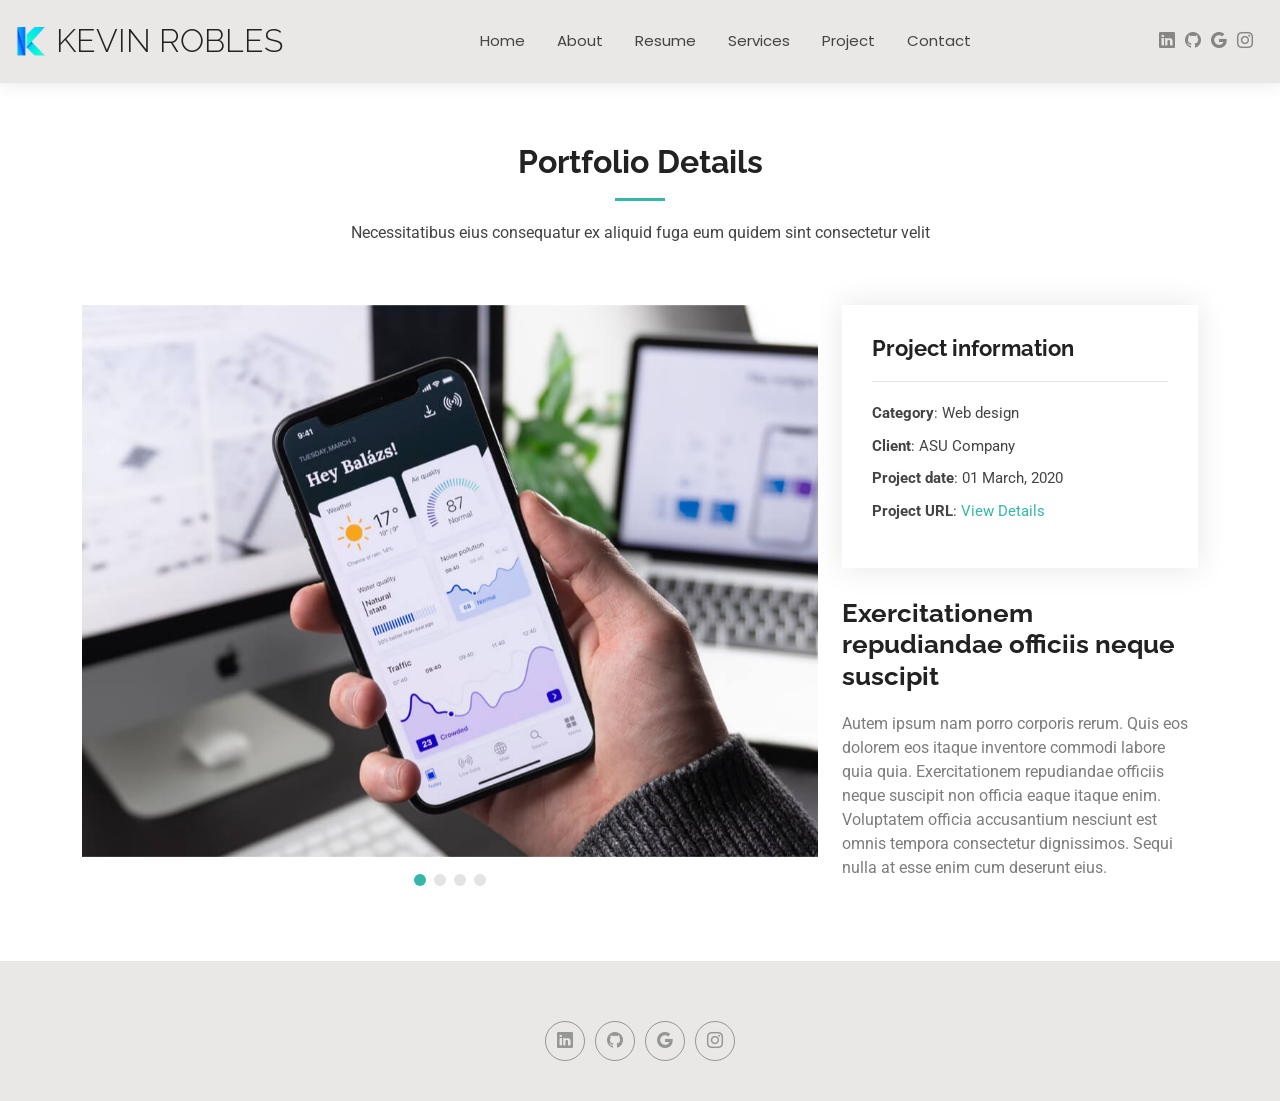
<file: portfolio-details.html>
<!DOCTYPE html>
<html lang="en">

<head>
  <meta charset="utf-8">
  <meta content="width=device-width, initial-scale=1.0" name="viewport">
  <title>Details - Kevin Robles</title>
  <meta name="description" content="Kevin Robles is an Analytics Engineer with expertise in programming, Microsoft Power BI, Tableau, Python, SQL, and data visualization. Explore his portfolio to see his work and projects.">
  <meta name="keywords" content="Kevin Robles, portfolio, data analyst, data scientist, programmer, microsoft power bi, tableau, python, sql, data visualization">

  <!-- Favicons -->
  <link href="assets/img/favicon.png" rel="icon">
  <link href="assets/img/apple-touch-icon.png" rel="apple-touch-icon">

  <!-- Fonts -->
  <link href="https://fonts.googleapis.com" rel="preconnect">
  <link href="https://fonts.gstatic.com" rel="preconnect" crossorigin>
  <link href="https://fonts.googleapis.com/css2?family=Roboto:ital,wght@0,100;0,300;0,400;0,500;0,700;0,900;1,100;1,300;1,400;1,500;1,700;1,900&family=Poppins:ital,wght@0,100;0,200;0,300;0,400;0,500;0,600;0,700;0,800;0,900;1,100;1,200;1,300;1,400;1,500;1,600;1,700;1,800;1,900&family=Raleway:ital,wght@0,100;0,200;0,300;0,400;0,500;0,600;0,700;0,800;0,900;1,100;1,200;1,300;1,400;1,500;1,600;1,700;1,800;1,900&display=swap" rel="stylesheet">

  <!-- Vendor CSS Files -->
  <link href="assets/vendor/bootstrap/css/bootstrap.min.css" rel="stylesheet">
  <link href="assets/vendor/bootstrap-icons/bootstrap-icons.css" rel="stylesheet">
  <link href="assets/vendor/aos/aos.css" rel="stylesheet">
  <link href="assets/vendor/swiper/swiper-bundle.min.css" rel="stylesheet">
  <link href="assets/vendor/glightbox/css/glightbox.min.css" rel="stylesheet">

  <!-- Main CSS File -->
  <link href="assets/css/main.css" rel="stylesheet">

</head>

<body class="portfolio-details-page">

  <header id="header" class="header d-flex align-items-center light-background sticky-top">
    <div class="container-fluid position-relative d-flex align-items-center justify-content-between">

      <a href="index.html" class="logo d-flex align-items-center me-auto me-xl-0">
        <img src="assets/img/logo.png" alt="K-logo">
        <h1 class="sitename">Kevin Robles</h1>
      </a>

      <nav id="navmenu" class="navmenu">
        <ul>
          <li><a href="index.html">Home</a></li>
          <li><a href="about.html">About</a></li>
          <li><a href="resume.html">Resume</a></li>
          <li><a href="services.html">Services</a></li>
          <li><a href="project.html">Project</a></li>
          <!-- <li><a href="portfolio.html">Portfolio</a></li> -->
          <li><a href="contact.html">Contact</a></li>
        </ul>
        <i class="mobile-nav-toggle d-xl-none bi bi-list"></i>
      </nav>

      <div class="header-social-links">
        <a href="https://www.linkedin.com/in/krobles-info/" target="_blank"><i class="bi bi-linkedin"></i></a>
        <a href="https://github.com/Kevinrn-info" target="_blank"><i class="bi bi-github"></i></a>
        <a href="https://drive.google.com/drive/folders/1ybV7h86U72G7GYlvESibLg-fDu3-b4Iu?usp=sharing" target="_blank"><i class="bi bi-google"></i></a>
        <a href="https://www.instagram.com/Kevinrn09/" target="_blank"><i class="bi bi-instagram"></i></a>
      </div>

    </div>
  </header>

  <main class="main">

    <!-- Portfolio Details Section -->
    <section id="portfolio-details" class="portfolio-details section">

      <!-- Section Title -->
      <div class="container section-title" data-aos="fade-up">
        <h2>Portfolio Details</h2>
        <p>Necessitatibus eius consequatur ex aliquid fuga eum quidem sint consectetur velit</p>
      </div><!-- End Section Title -->

      <div class="container" data-aos="fade-up" data-aos-delay="100">

        <div class="row gy-4">

          <div class="col-lg-8">
            <div class="portfolio-details-slider swiper init-swiper">

              <script type="application/json" class="swiper-config">
                {
                  "loop": true,
                  "speed": 600,
                  "autoplay": {
                    "delay": 5000
                  },
                  "slidesPerView": "auto",
                  "pagination": {
                    "el": ".swiper-pagination",
                    "type": "bullets",
                    "clickable": true
                  }
                }
              </script>

              <div class="swiper-wrapper align-items-center">

                <div class="swiper-slide">
                  <img src="assets/img/portfolio/app-1.jpg" alt="">
                </div>

                <div class="swiper-slide">
                  <img src="assets/img/portfolio/product-1.jpg" alt="">
                </div>

                <div class="swiper-slide">
                  <img src="assets/img/portfolio/branding-1.jpg" alt="">
                </div>

                <div class="swiper-slide">
                  <img src="assets/img/portfolio/books-1.jpg" alt="">
                </div>

              </div>
              <div class="swiper-pagination"></div>
            </div>
          </div>

          <div class="col-lg-4">
            <div class="portfolio-info" data-aos="fade-up" data-aos-delay="200">
              <h3>Project information</h3>
              <ul>
                <li><strong>Category</strong>: Web design</li>
                <li><strong>Client</strong>: ASU Company</li>
                <li><strong>Project date</strong>: 01 March, 2020</li>
                <li><strong>Project URL</strong>: <a href="/portfolio-details/Kevin_Robles-Data_Analyst-Resume_EN.pdf" title="More Details" class="details-link" target="_blank">View Details</a></li>
              </ul>
            </div>
            <div class="portfolio-description" data-aos="fade-up" data-aos-delay="300">
              <h2>Exercitationem repudiandae officiis neque suscipit</h2>
              <p>
                Autem ipsum nam porro corporis rerum. Quis eos dolorem eos itaque inventore commodi labore quia quia. Exercitationem repudiandae officiis neque suscipit non officia eaque itaque enim. Voluptatem officia accusantium nesciunt est omnis tempora consectetur dignissimos. Sequi nulla at esse enim cum deserunt eius.
              </p>
            </div>
          </div>

        </div>

      </div>

    </section><!-- /Portfolio Details Section -->

  </main>

  <footer id="footer" class="footer light-background">

    <div class="container">
      <div class="social-links d-flex justify-content-center">
        <a href="https://www.linkedin.com/in/krobles-info/" target="_blank"><i class="bi bi-linkedin"></i></a>
        <a href="https://github.com/Kevinrn-info" target="_blank"><i class="bi bi-github"></i></a>
        <a href="https://drive.google.com/drive/folders/1ybV7h86U72G7GYlvESibLg-fDu3-b4Iu?usp=sharing" target="_blank"><i class="bi bi-google"></i></a>
        <a href="https://www.instagram.com/Kevinrn09/" target="_blank"><i class="bi bi-instagram"></i></a>
      </div>
    </div>

  </footer>

  <!-- Scroll Top -->
  <a href="#" id="scroll-top" class="scroll-top d-flex align-items-center justify-content-center"><i class="bi bi-arrow-up-short"></i></a>

  <!-- Preloader -->
  <div id="preloader"></div>

  <!-- Vendor JS Files -->
  <script src="assets/vendor/bootstrap/js/bootstrap.bundle.min.js"></script>
  <script src="assets/vendor/php-email-form/validate.js"></script>
  <script src="assets/vendor/aos/aos.js"></script>
  <script src="assets/vendor/waypoints/noframework.waypoints.js"></script>
  <script src="assets/vendor/purecounter/purecounter_vanilla.js"></script>
  <script src="assets/vendor/swiper/swiper-bundle.min.js"></script>
  <script src="assets/vendor/glightbox/js/glightbox.min.js"></script>
  <script src="assets/vendor/imagesloaded/imagesloaded.pkgd.min.js"></script>
  <script src="assets/vendor/isotope-layout/isotope.pkgd.min.js"></script>

  <!-- Main JS File -->
  <script src="assets/js/main.js"></script>

</body>

</html>
</file>
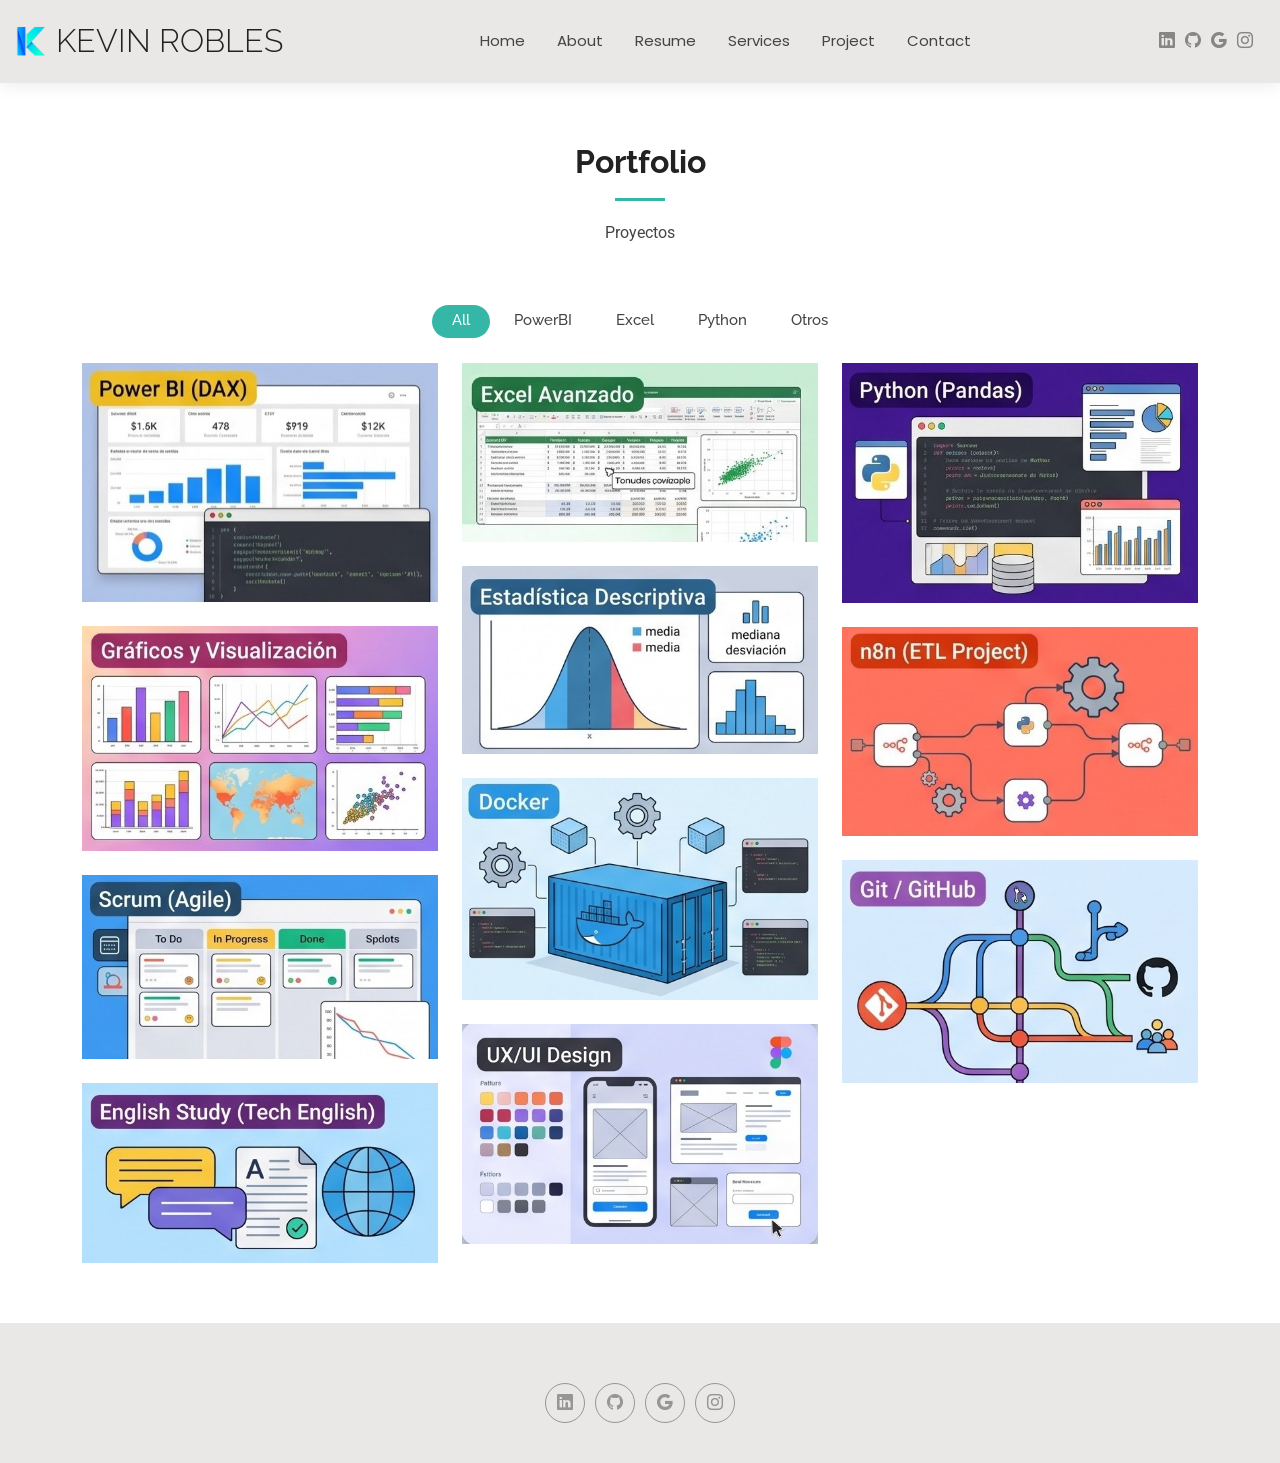
<file: portfolio.html>
<!DOCTYPE html>
<html lang="en">

<head>
  <meta charset="utf-8">
  <meta content="width=device-width, initial-scale=1.0" name="viewport">
  <title>Portfolio</title>
  <meta name="description" content="Kevin Robles is an Analytics Engineer with expertise in programming, Microsoft Power BI, Tableau, Python, SQL, and data visualization. Explore his portfolio to see his work and projects.">
  <meta name="keywords" content="Kevin Robles, portfolio, data analyst, data scientist, programmer, microsoft power bi, tableau, python, sql, data visualization">

  <!-- Favicons -->
  <link href="assets/img/favicon.png" rel="icon">
  <link href="assets/img/apple-touch-icon.png" rel="apple-touch-icon">

  <!-- Fonts -->
  <link href="https://fonts.googleapis.com" rel="preconnect">
  <link href="https://fonts.gstatic.com" rel="preconnect" crossorigin>
  <link href="https://fonts.googleapis.com/css2?family=Roboto:ital,wght@0,100;0,300;0,400;0,500;0,700;0,900;1,100;1,300;1,400;1,500;1,700;1,900&family=Poppins:ital,wght@0,100;0,200;0,300;0,400;0,500;0,600;0,700;0,800;0,900;1,100;1,200;1,300;1,400;1,500;1,600;1,700;1,800;1,900&family=Raleway:ital,wght@0,100;0,200;0,300;0,400;0,500;0,600;0,700;0,800;0,900;1,100;1,200;1,300;1,400;1,500;1,600;1,700;1,800;1,900&display=swap" rel="stylesheet">

  <!-- Vendor CSS Files -->
  <link href="assets/vendor/bootstrap/css/bootstrap.min.css" rel="stylesheet">
  <link href="assets/vendor/bootstrap-icons/bootstrap-icons.css" rel="stylesheet">
  <link href="assets/vendor/aos/aos.css" rel="stylesheet">
  <link href="assets/vendor/swiper/swiper-bundle.min.css" rel="stylesheet">
  <link href="assets/vendor/glightbox/css/glightbox.min.css" rel="stylesheet">

  <!-- Main CSS File -->
  <link href="assets/css/main.css" rel="stylesheet">

</head>

<body class="portfolio-page">

  <header id="header" class="header d-flex align-items-center light-background sticky-top">
    <div class="container-fluid position-relative d-flex align-items-center justify-content-between">

      <a href="index.html" class="logo d-flex align-items-center me-auto me-xl-0">
        <img src="assets/img/logo.png" alt="K-logo">
        <h1 class="sitename">Kevin Robles</h1>
      </a>

      <nav id="navmenu" class="navmenu">
        <ul>
          <li><a href="index.html">Home</a></li>
          <li><a href="about.html">About</a></li>
          <li><a href="resume.html">Resume</a></li>
          <li><a href="services.html">Services</a></li>
          <li><a href="project.html">Project</a></li>
          <!-- <li><a href="portfolio.html">Portfolio</a></li> -->
          <li><a href="contact.html">Contact</a></li>
        </ul>
        <i class="mobile-nav-toggle d-xl-none bi bi-list"></i>
      </nav>

      <div class="header-social-links">
        <a href="https://www.linkedin.com/in/krobles-info/" target="_blank"><i class="bi bi-linkedin"></i></a>
        <a href="https://github.com/Kevinrn-info" target="_blank"><i class="bi bi-github"></i></a>
        <a href="https://drive.google.com/drive/folders/1ybV7h86U72G7GYlvESibLg-fDu3-b4Iu?usp=sharing" target="_blank"><i class="bi bi-google"></i></a>
        <a href="https://www.instagram.com/Kevinrn09/" target="_blank"><i class="bi bi-instagram"></i></a>
      </div>

    </div>
  </header>

  <main class="main">

    <!-- Portfolio Section -->
    <section id="portfolio" class="portfolio section">

      <!-- Section Title -->
      <div class="container section-title" data-aos="fade-up">
        <h2>Portfolio</h2>
        <p>Proyectos</p>
      </div><!-- End Section Title -->

      <div class="container">

        <div class="isotope-layout" data-default-filter="*" data-layout="masonry" data-sort="original-order">

          <ul class="portfolio-filters isotope-filters" data-aos="fade-up" data-aos-delay="100">
            <li data-filter="*" class="filter-active">All</li>
            <li data-filter=".filter-PowerBI">PowerBI</li>
            <li data-filter=".filter-Excel">Excel</li>
            <li data-filter=".filter-python">Python</li>
            <li data-filter=".filter-Otro">Otros</li>
          </ul><!-- End Portfolio Filters -->

          <div class="row gy-4 isotope-container" data-aos="fade-up" data-aos-delay="200">

            <div class="col-lg-4 col-md-6 portfolio-item isotope-item filter-PowerBI">
              <img src="assets/img/masonry-portfolio/powerBi.jpg" class="img-fluid" alt="">
              <div class="portfolio-info">
                <h4>Power BI</h4>
                <p>Proyecto de Power BI</p>
                <a href="assets/img/masonry-portfolio/powerBi.jpg" title="Power BI" data-gallery="portfolio-gallery-PowerBI" class="glightbox preview-link"><i class="bi bi-zoom-in"></i></a>
                <a href="/portfolio-details/portfolio-details-PowerBI.html" title="More Details" class="details-link"><i class="bi bi-link-45deg"></i></a>
              </div>
            </div><!-- End Portfolio Item -->

            <div class="col-lg-4 col-md-6 portfolio-item isotope-item filter-Excel">
              <img src="assets/img/masonry-portfolio/excel-avanzado.jpg" class="img-fluid" alt="">
              <div class="portfolio-info">
                <h4>Excel Avanzado</h4>
                <p>Proyecto de Excel Avanzado</p>
                <a href="assets/img/masonry-portfolio/excel-avanzado.jpg" title="Excel Avanzado" data-gallery="portfolio-gallery-Excel" class="glightbox preview-link"><i class="bi bi-zoom-in"></i></a>
                <a href="/portfolio-details/portfolio-details-Excel.html" title="More Details" class="details-link"><i class="bi bi-link-45deg"></i></a>
              </div>
            </div><!-- End Portfolio Item -->

            <div class="col-lg-4 col-md-6 portfolio-item isotope-item filter-python">
              <img src="assets/img/masonry-portfolio/python.jpg" class="img-fluid" alt="">
              <div class="portfolio-info">
                <h4>Python</h4>
                <p>Proyecto de Python Pandas</p>
                <a href="assets/img/masonry-portfolio/python.jpg" title="Python Pandas" data-gallery="portfolio-gallery-Python" class="glightbox preview-link"><i class="bi bi-zoom-in"></i></a>
                <a href="/portfolio-details/portfolio-details-Python.html" title="More Details" class="details-link"><i class="bi bi-link-45deg"></i></a>
              </div>
            </div><!-- End Portfolio Item -->

            <div class="col-lg-4 col-md-6 portfolio-item isotope-item filter-Otro">
              <img src="assets/img/masonry-portfolio/estadistica-descriptiva.jpg" class="img-fluid" alt="">
              <div class="portfolio-info">
                <h4>Estadistica</h4>
                <p>Proyecto de Estadistica Descriptiva</p>
                <a href="assets/img/masonry-portfolio/estadistica-descriptiva.jpg" title="Estadistica Descriptiva" data-gallery="portfolio-gallery-app" class="glightbox preview-link"><i class="bi bi-zoom-in"></i></a>
                <a href="/portfolio-details/portfolio-details-Estadistica.html" title="More Details" class="details-link"><i class="bi bi-link-45deg"></i></a>
              </div>
            </div><!-- End Portfolio Item -->

            <div class="col-lg-4 col-md-6 portfolio-item isotope-item filter-Otro">
              <img src="assets/img/masonry-portfolio/graphs-visualization.jpg" class="img-fluid" alt="">
              <div class="portfolio-info">
                <h4>Graphs and Visualizations</h4>
                <p>Proyecto de Graphs and Visualizations</p>
                <a href="assets/img/masonry-portfolio/graphs-visualization.jpg" title="Graphs and Visualizations" data-gallery="portfolio-gallery-product" class="glightbox preview-link"><i class="bi bi-zoom-in"></i></a>
                <a href="/portfolio-details/portfolio-details-Graphs-Visualizations.html" title="More Details" class="details-link"><i class="bi bi-link-45deg"></i></a>
              </div>
            </div><!-- End Portfolio Item -->

            <div class="col-lg-4 col-md-6 portfolio-item isotope-item filter-Otro">
              <img src="assets/img/masonry-portfolio/n8n.jpg" class="img-fluid" alt="">
              <div class="portfolio-info">
                <h4>n8n</h4>
                <p>Proyecto de n8n</p>
                <a href="assets/img/masonry-portfolio/n8n.jpg" title="n8n" data-gallery="portfolio-gallery-branding" class="glightbox preview-link"><i class="bi bi-zoom-in"></i></a>
                <a href="/portfolio-details/portfolio-details-n8n.html" title="More Details" class="details-link"><i class="bi bi-link-45deg"></i></a>
              </div>
            </div><!-- End Portfolio Item -->

            <div class="col-lg-4 col-md-6 portfolio-item isotope-item filter-Otro">
              <img src="assets/img/masonry-portfolio/docker.jpg" class="img-fluid" alt="">
              <div class="portfolio-info">
                <h4>Docker</h4>
                <p>Proyecto de Docker</p>
                <a href="assets/img/masonry-portfolio/docker.jpg" title="Docker" data-gallery="portfolio-gallery-app" class="glightbox preview-link"><i class="bi bi-zoom-in"></i></a>
                <a href="/portfolio-details/portfolio-details-Docker.html" title="More Details" class="details-link"><i class="bi bi-link-45deg"></i></a>
              </div>
            </div><!-- End Portfolio Item -->

            <div class="col-lg-4 col-md-6 portfolio-item isotope-item filter-Otro">
              <img src="assets/img/masonry-portfolio/git.jpg" class="img-fluid" alt="">
              <div class="portfolio-info">
                <h4>Git</h4>
                <p>Proyecto de Git</p>
                <a href="assets/img/masonry-portfolio/git.jpg" title="Git" data-gallery="portfolio-gallery-product" class="glightbox preview-link"><i class="bi bi-zoom-in"></i></a>
                <a href="/portfolio-details/portfolio-details-Git.html" title="More Details" class="details-link"><i class="bi bi-link-45deg"></i></a>
              </div>
            </div><!-- End Portfolio Item -->

            <div class="col-lg-4 col-md-6 portfolio-item isotope-item filter-Otro">
              <img src="assets/img/masonry-portfolio/scrum.jpg" class="img-fluid" alt="">
              <div class="portfolio-info">
                <h4>Scrum</h4>
                <p>Proyecto de Scrum</p>
                <a href="assets/img/masonry-portfolio/scrum.jpg" title="Branding 2" data-gallery="portfolio-gallery-branding" class="glightbox preview-link"><i class="bi bi-zoom-in"></i></a>
                <a href="/portfolio-details/portfolio-details-Scrum.html" title="More Details" class="details-link"><i class="bi bi-link-45deg"></i></a>
              </div>
            </div><!-- End Portfolio Item -->

            <div class="col-lg-4 col-md-6 portfolio-item isotope-item filter-Otro">
              <img src="assets/img/masonry-portfolio/ux-ui.jpg" class="img-fluid" alt="">
              <div class="portfolio-info">
                <h4>UX-UI</h4>
                <p>Proyecto de UX-UI</p>
                <a href="assets/img/masonry-portfolio/ux-ui.jpg" title="Branding 2" data-gallery="portfolio-gallery-branding" class="glightbox preview-link"><i class="bi bi-zoom-in"></i></a>
                <a href="/portfolio-details/portfolio-details-UX-UI.html" title="More Details" class="details-link"><i class="bi bi-link-45deg"></i></a>
              </div>
            </div><!-- End Portfolio Item -->

            <div class="col-lg-4 col-md-6 portfolio-item isotope-item filter-Otro">
              <img src="assets/img/masonry-portfolio/english.jpg" class="img-fluid" alt="">
              <div class="portfolio-info">
                <h4>English</h4>
                <p>Proyecto de English</p>
                <a href="assets/img/masonry-portfolio/english.jpg" title="English" data-gallery="portfolio-gallery-product" class="glightbox preview-link"><i class="bi bi-zoom-in"></i></a>
                <a href="/portfolio-details/portfolio-details-English.html" title="More Details" class="details-link"><i class="bi bi-link-45deg"></i></a>
              </div>
            </div><!-- End Portfolio Item -->

          </div><!-- End Portfolio Container -->

        </div>

      </div>

    </section><!-- /Portfolio Section -->

  </main>

  <footer id="footer" class="footer light-background">

    <div class="container">
      <div class="social-links d-flex justify-content-center">
        <a href="https://www.linkedin.com/in/krobles-info/" target="_blank"><i class="bi bi-linkedin"></i></a>
        <a href="https://github.com/Kevinrn-info" target="_blank"><i class="bi bi-github"></i></a>
        <a href="https://drive.google.com/drive/folders/1ybV7h86U72G7GYlvESibLg-fDu3-b4Iu?usp=sharing" target="_blank"><i class="bi bi-google"></i></a>
        <a href="https://www.instagram.com/Kevinrn09/" target="_blank"><i class="bi bi-instagram"></i></a>
      </div>
    </div>

  </footer>

  <!-- Scroll Top -->
  <a href="#" id="scroll-top" class="scroll-top d-flex align-items-center justify-content-center"><i class="bi bi-arrow-up-short"></i></a>

  <!-- Preloader -->
  <div id="preloader"></div>

  <!-- Vendor JS Files -->
  <script src="assets/vendor/bootstrap/js/bootstrap.bundle.min.js"></script>
  <script src="assets/vendor/php-email-form/validate.js"></script>
  <script src="assets/vendor/aos/aos.js"></script>
  <script src="assets/vendor/waypoints/noframework.waypoints.js"></script>
  <script src="assets/vendor/purecounter/purecounter_vanilla.js"></script>
  <script src="assets/vendor/swiper/swiper-bundle.min.js"></script>
  <script src="assets/vendor/glightbox/js/glightbox.min.js"></script>
  <script src="assets/vendor/imagesloaded/imagesloaded.pkgd.min.js"></script>
  <script src="assets/vendor/isotope-layout/isotope.pkgd.min.js"></script>

  <!-- Main JS File -->
  <script src="assets/js/main.js"></script>

</body>

</html>
</file>
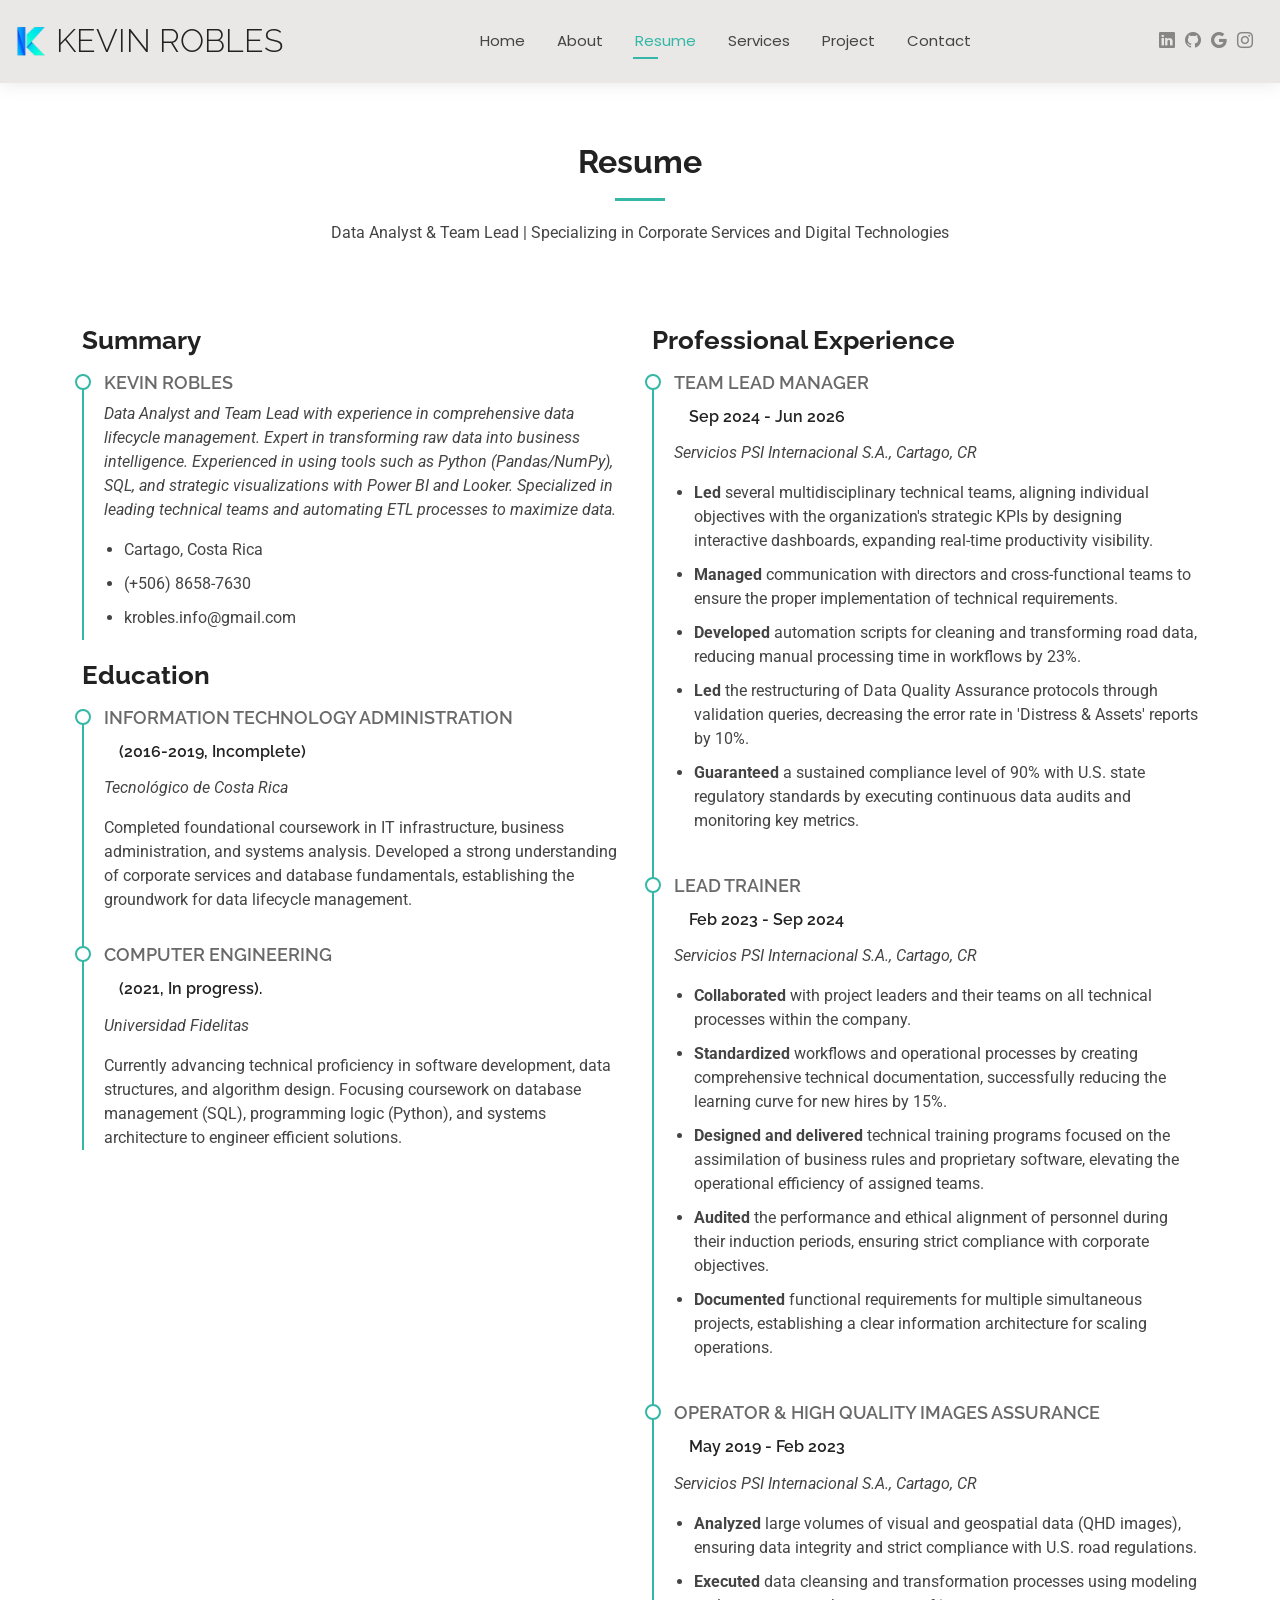
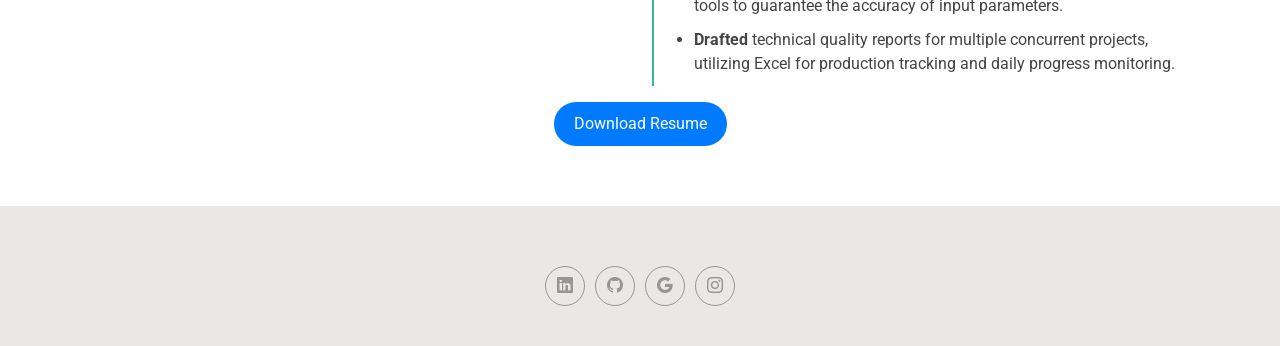
<file: resume.html>
<!DOCTYPE html>
<html lang="en">

<head>
  <meta charset="utf-8">
  <meta content="width=device-width, initial-scale=1.0" name="viewport">
  <title>Resume - Kevin Robles</title>
  <meta name="description" content="Kevin Robles is an Analytics Engineer with expertise in programming, Microsoft Power BI, Tableau, Python, SQL, and data visualization. Explore his portfolio to see his work and projects.">
  <meta name="keywords" content="Kevin Robles, portfolio, data analyst, data scientist, programmer, microsoft power bi, tableau, python, sql, data visualization">

  <!-- Favicons -->
  <link href="assets/img/favicon.png" rel="icon">
  <link href="assets/img/apple-touch-icon.png" rel="apple-touch-icon">

  <!-- Fonts -->
  <link href="https://fonts.googleapis.com" rel="preconnect">
  <link href="https://fonts.gstatic.com" rel="preconnect" crossorigin>
  <link href="https://fonts.googleapis.com/css2?family=Roboto:ital,wght@0,100;0,300;0,400;0,500;0,700;0,900;1,100;1,300;1,400;1,500;1,700;1,900&family=Poppins:ital,wght@0,100;0,200;0,300;0,400;0,500;0,600;0,700;0,800;0,900;1,100;1,200;1,300;1,400;1,500;1,600;1,700;1,800;1,900&family=Raleway:ital,wght@0,100;0,200;0,300;0,400;0,500;0,600;0,700;0,800;0,900;1,100;1,200;1,300;1,400;1,500;1,600;1,700;1,800;1,900&display=swap" rel="stylesheet">

  <!-- Vendor CSS Files -->
  <link href="assets/vendor/bootstrap/css/bootstrap.min.css" rel="stylesheet">
  <link href="assets/vendor/bootstrap-icons/bootstrap-icons.css" rel="stylesheet">
  <link href="assets/vendor/aos/aos.css" rel="stylesheet">
  <link href="assets/vendor/swiper/swiper-bundle.min.css" rel="stylesheet">
  <link href="assets/vendor/glightbox/css/glightbox.min.css" rel="stylesheet">

  <!-- Main CSS File -->
  <link href="assets/css/main.css" rel="stylesheet">

</head>

<body class="resume-page">

  <header id="header" class="header d-flex align-items-center light-background sticky-top">
    <div class="container-fluid position-relative d-flex align-items-center justify-content-between">

      <a href="index.html" class="logo d-flex align-items-center me-auto me-xl-0">
       <img src="assets/img/logo.png" alt="K-logo">
        <h1 class="sitename">Kevin Robles</h1>
      </a>

      <nav id="navmenu" class="navmenu">
        <ul>
          <li><a href="index.html">Home</a></li>
          <li><a href="about.html">About</a></li>
          <li><a href="resume.html" class="active">Resume</a></li>
          <li><a href="services.html">Services</a></li>
          <li><a href="project.html">Project</a></li>
          <!-- <li><a href="portfolio.html">Portfolio</a></li> -->
          <li><a href="contact.html">Contact</a></li>
        </ul>
        <i class="mobile-nav-toggle d-xl-none bi bi-list"></i>
      </nav>

      <div class="header-social-links">
        <a href="https://www.linkedin.com/in/krobles-info/" target="_blank"><i class="bi bi-linkedin"></i></a>
        <a href="https://github.com/Kevinrn-info" target="_blank"><i class="bi bi-github"></i></a>
        <a href="https://drive.google.com/drive/folders/1ybV7h86U72G7GYlvESibLg-fDu3-b4Iu?usp=sharing" target="_blank"><i class="bi bi-google"></i></a>
        <a href="https://www.instagram.com/Kevinrn09/" target="_blank"><i class="bi bi-instagram"></i></a>
      </div>

    </div>
  </header>

  <main class="main">

    <!-- Resume Section -->
    <section id="resume" class="resume section">

      <!-- Section Title -->
       
      <div class="container section-title" data-aos="fade-up">
        <h2>Resume</h2>
        <p>Data Analyst & Team Lead | Specializing in Corporate Services and Digital Technologies</p>
      
      </div><!-- End Section Title -->
      <div class="container">
        <div class="row">
          <div class="col-lg-6" data-aos="fade-up" data-aos-delay="100">
            <h3 class="resume-title">Summary</h3>
            <div class="resume-item pb-0">
              <h4>Kevin Robles</h4>
              <p><em>Data Analyst and Team Lead with experience in comprehensive data lifecycle management. Expert in transforming raw data into business intelligence. Experienced in using tools such as Python (Pandas/NumPy), SQL, and strategic visualizations with Power BI and Looker. Specialized in leading technical teams and automating ETL processes to maximize data.</em></p>
              <ul>
                <li>Cartago, Costa Rica</li>
                <li>(+506) 8658-7630</li>
                <li>krobles.info@gmail.com</li>
              </ul>
            </div><!-- Edn Resume Item -->

            <h3 class="resume-title">Education</h3>
            <div class="resume-item">
              <h4>Information Technology Administration</h4>
              <h5>(2016-2019, Incomplete)</h5>
              <p><em>Tecnológico de Costa Rica</em></p>
              <p>Completed foundational coursework in IT infrastructure, business administration, and systems analysis. Developed a strong understanding of corporate services and database fundamentals, establishing the groundwork for data lifecycle management.</p>
            </div><!-- Edn Resume Item -->

            <div class="resume-item">
              <h4>Computer Engineering</h4>
              <h5>(2021, In progress).</h5>
              <p><em>Universidad Fidelitas</em></p>
              <p>Currently advancing technical proficiency in software development, data structures, and algorithm design. Focusing coursework on database management (SQL), programming logic (Python), and systems architecture to engineer efficient solutions.</p>
            </div><!-- Edn Resume Item -->

          </div>

          <div class="col-lg-6" data-aos="fade-up" data-aos-delay="200">
            <h3 class="resume-title">Professional Experience</h3>
            
            <div class="resume-item">
              <h4>Team Lead Manager</h4>
              <h5>Sep 2024 - Jun 2026</h5>
              <p><em>Servicios PSI Internacional S.A., Cartago, CR </em></p>
              <ul>
                <li><b>Led</b> several multidisciplinary technical teams, aligning individual objectives with the organization's strategic KPIs by designing interactive dashboards, expanding real-time productivity visibility.</li>
                <li><b>Managed</b> communication with directors and cross-functional teams to ensure the proper implementation of technical requirements.</li>
                <li><b>Developed</b> automation scripts for cleaning and transforming road data, reducing manual processing time in workflows by 23%.</li>
                <li><b>Led</b> the restructuring of Data Quality Assurance protocols through validation queries, decreasing the error rate in 'Distress & Assets' reports by 10%.</li>
                <li><b>Guaranteed</b> a sustained compliance level of 90% with U.S. state regulatory standards by executing continuous data audits and monitoring key metrics.</li>
              </ul>
            </div><!-- Edn Resume Item -->

            <div class="resume-item">
              <h4>Lead Trainer</h4>
              <h5>Feb 2023 - Sep 2024</h5>
              <p><em>Servicios PSI Internacional S.A., Cartago, CR</em></p>
              <ul>
                <li><b>Collaborated</b> with project leaders and their teams on all technical processes within the company.</li>
                <li><b>Standardized</b> workflows and operational processes by creating comprehensive technical documentation, successfully reducing the learning curve for new hires by 15%.</li>
                <li><b>Designed and delivered</b> technical training programs focused on the assimilation of business rules and proprietary software, elevating the operational efficiency of assigned teams.</li>
                <li><b>Audited</b> the performance and ethical alignment of personnel during their induction periods, ensuring strict compliance with corporate objectives.</li>
                <li><b>Documented</b> functional requirements for multiple simultaneous projects, establishing a clear information architecture for scaling operations.</li>
              </ul>
            </div><!-- Edn Resume Item -->

            <div class="resume-item">
              <h4>Operator & High Quality Images Assurance</h4>
              <h5>May 2019 - Feb 2023</h5>
              <p><em>Servicios PSI Internacional S.A., Cartago, CR</em></p>
              <ul>
                <li><b>Analyzed</b> large volumes of visual and geospatial data (QHD images), ensuring data integrity and strict compliance with U.S. road regulations.</li>
                <li><b>Executed</b> data cleansing and transformation processes using modeling tools to guarantee the accuracy of input parameters.</li>
                <li><b>Drafted</b> technical quality reports for multiple concurrent projects, utilizing Excel for production tracking and daily progress monitoring.</li>
              </ul>
            </div><!-- Edn Resume Item -->

          </div>

        </div>

      </div>

      <div class="text-center" data-aos="fade-up" data-aos-delay="400">
        <a href="/assets/resume/Kevin_Robles-Data_Analyst-Resume_EN.pdf" title="Click me for Resume" target="_blank" style="display: inline-block; padding: 10px 20px; background-color: #007bff; color: #fff; text-decoration: none; border-radius: 30px;">Download Resume</a>
      </div>

    </section><!-- /Resume Section -->

  </main>

  <footer id="footer" class="footer light-background">

    <div class="container">
      <div class="social-links d-flex justify-content-center">
        <a href="https://www.linkedin.com/in/krobles-info/" target="_blank"><i class="bi bi-linkedin"></i></a>
        <a href="https://github.com/Kevinrn-info" target="_blank"><i class="bi bi-github"></i></a>
        <a href="https://drive.google.com/drive/folders/1ybV7h86U72G7GYlvESibLg-fDu3-b4Iu?usp=sharing" target="_blank"><i class="bi bi-google"></i></a>
        <a href="https://www.instagram.com/Kevinrn09/" target="_blank"><i class="bi bi-instagram"></i></a>
      </div>
    </div>

  </footer>

  <!-- Scroll Top -->
  <a href="#" id="scroll-top" class="scroll-top d-flex align-items-center justify-content-center"><i class="bi bi-arrow-up-short"></i></a>

  <!-- Preloader -->
  <div id="preloader"></div>

  <!-- Vendor JS Files -->
  <script src="assets/vendor/bootstrap/js/bootstrap.bundle.min.js"></script>
  <script src="assets/vendor/php-email-form/validate.js"></script>
  <script src="assets/vendor/aos/aos.js"></script>
  <script src="assets/vendor/waypoints/noframework.waypoints.js"></script>
  <script src="assets/vendor/purecounter/purecounter_vanilla.js"></script>
  <script src="assets/vendor/swiper/swiper-bundle.min.js"></script>
  <script src="assets/vendor/glightbox/js/glightbox.min.js"></script>
  <script src="assets/vendor/imagesloaded/imagesloaded.pkgd.min.js"></script>
  <script src="assets/vendor/isotope-layout/isotope.pkgd.min.js"></script>

  <!-- Main JS File -->
  <script src="assets/js/main.js"></script>

</body>

</html>
</file>
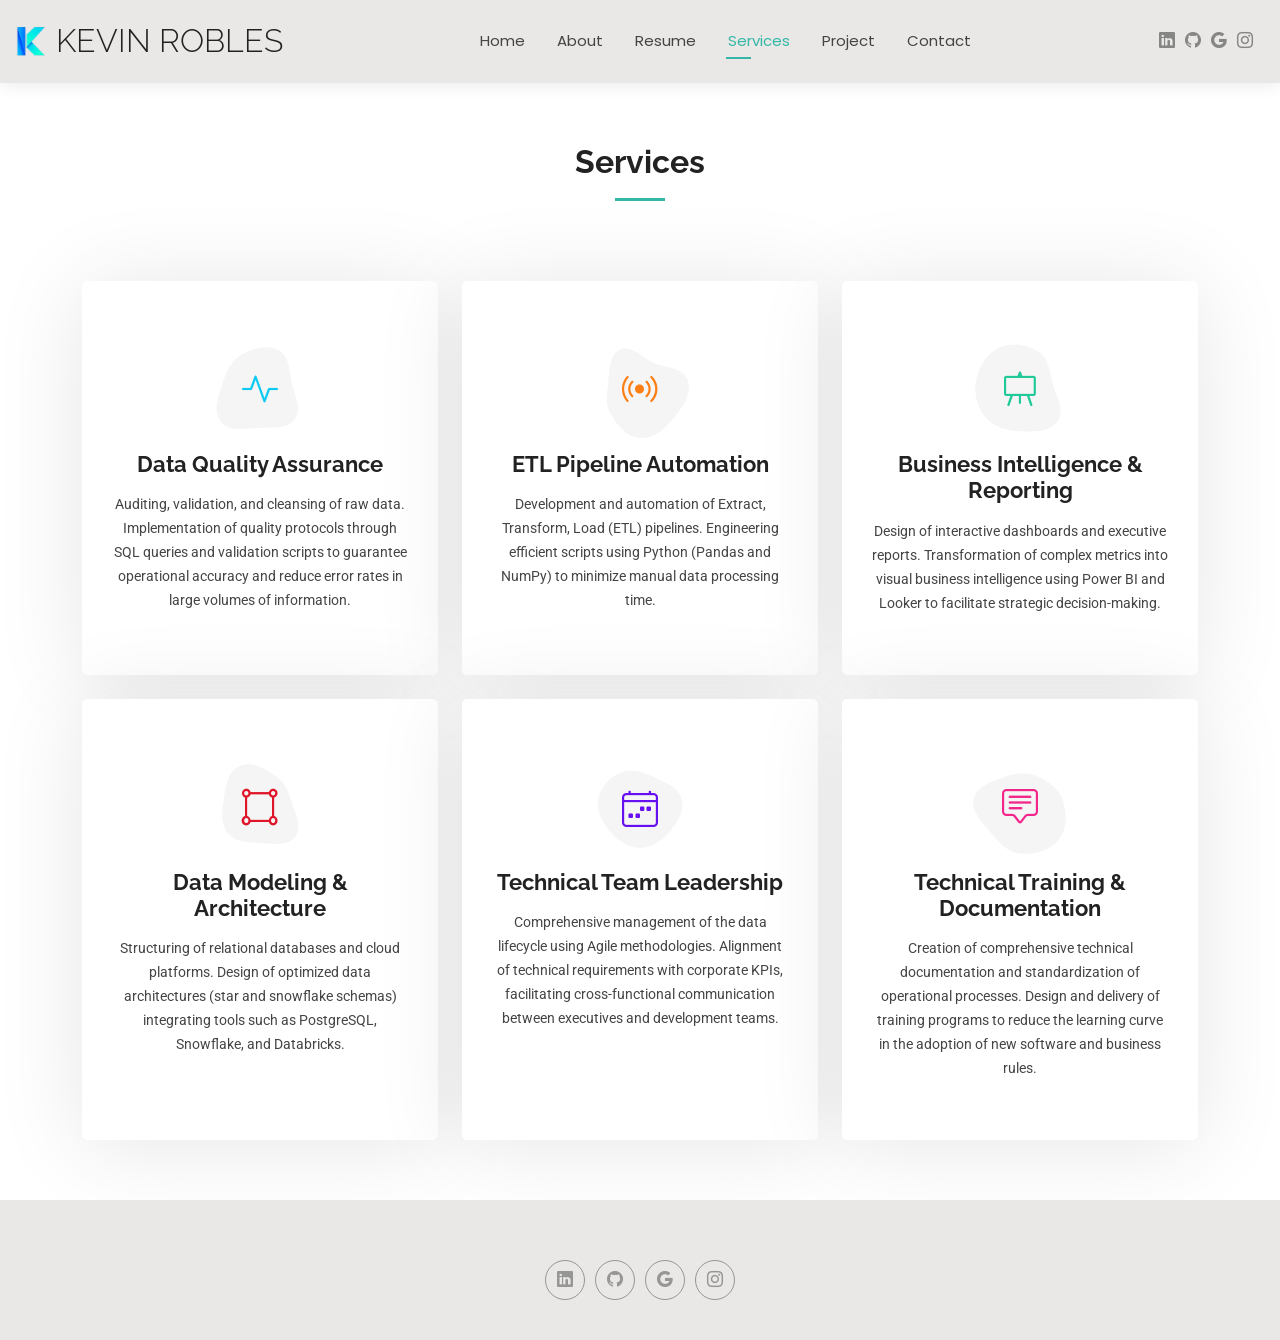
<file: services.html>
<!DOCTYPE html>
<html lang="en">

<head>
  <meta charset="utf-8">
  <meta content="width=device-width, initial-scale=1.0" name="viewport">
  <title>Services - Kevin Robles</title>
  <meta name="description" content="Kevin Robles is an Analytics Engineer with expertise in programming, Microsoft Power BI, Tableau, Python, SQL, and data visualization. Explore his portfolio to see his work and projects.">
  <meta name="keywords" content="Kevin Robles, portfolio, data analyst, data scientist, programmer, microsoft power bi, tableau, python, sql, data visualization">

  <!-- Favicons -->
  <link href="assets/img/favicon.png" rel="icon">
  <link href="assets/img/apple-touch-icon.png" rel="apple-touch-icon">

  <!-- Fonts -->
  <link href="https://fonts.googleapis.com" rel="preconnect">
  <link href="https://fonts.gstatic.com" rel="preconnect" crossorigin>
  <link href="https://fonts.googleapis.com/css2?family=Roboto:ital,wght@0,100;0,300;0,400;0,500;0,700;0,900;1,100;1,300;1,400;1,500;1,700;1,900&family=Poppins:ital,wght@0,100;0,200;0,300;0,400;0,500;0,600;0,700;0,800;0,900;1,100;1,200;1,300;1,400;1,500;1,600;1,700;1,800;1,900&family=Raleway:ital,wght@0,100;0,200;0,300;0,400;0,500;0,600;0,700;0,800;0,900;1,100;1,200;1,300;1,400;1,500;1,600;1,700;1,800;1,900&display=swap" rel="stylesheet">

  <!-- Vendor CSS Files -->
  <link href="assets/vendor/bootstrap/css/bootstrap.min.css" rel="stylesheet">
  <link href="assets/vendor/bootstrap-icons/bootstrap-icons.css" rel="stylesheet">
  <link href="assets/vendor/aos/aos.css" rel="stylesheet">
  <link href="assets/vendor/swiper/swiper-bundle.min.css" rel="stylesheet">
  <link href="assets/vendor/glightbox/css/glightbox.min.css" rel="stylesheet">

  <!-- Main CSS File -->
  <link href="assets/css/main.css" rel="stylesheet">

</head>

<body class="services-page">

  <header id="header" class="header d-flex align-items-center light-background sticky-top">
    <div class="container-fluid position-relative d-flex align-items-center justify-content-between">

      <a href="index.html" class="logo d-flex align-items-center me-auto me-xl-0">
        <img src="assets/img/logo.png" alt="K-logo">
        <h1 class="sitename">Kevin Robles</h1>
      </a>

      <nav id="navmenu" class="navmenu">
        <ul>
          <li><a href="index.html">Home</a></li>
          <li><a href="about.html">About</a></li>
          <li><a href="resume.html">Resume</a></li>
          <li><a href="services.html" class="active">Services</a></li>
          <li><a href="project.html">Project</a></li>
          <!-- <li><a href="portfolio.html">Portfolio</a></li> -->
          <li><a href="contact.html">Contact</a></li>
        </ul>
        <i class="mobile-nav-toggle d-xl-none bi bi-list"></i>
      </nav>

      <div class="header-social-links">
        <a href="https://www.linkedin.com/in/krobles-info/" target="_blank"><i class="bi bi-linkedin"></i></a>
        <a href="https://github.com/Kevinrn-info" target="_blank"><i class="bi bi-github"></i></a>
        <a href="https://drive.google.com/drive/folders/1ybV7h86U72G7GYlvESibLg-fDu3-b4Iu?usp=sharing" target="_blank"><i class="bi bi-google"></i></a>
        <a href="https://www.instagram.com/Kevinrn09/" target="_blank"><i class="bi bi-instagram"></i></a>
      </div>

    </div>
  </header>

  <main class="main">

    <!-- Services Section -->
    <section id="services" class="services section">

      <!-- Section Title -->
      <div class="container section-title" data-aos="fade-up">
        <h2>Services</h2>
      </div><!-- End Section Title -->

      <div class="container">

        <div class="row gy-4">

          <div class="col-lg-4 col-md-6" data-aos="fade-up" data-aos-delay="100">
            <div class="service-item item-cyan position-relative">
              <div class="icon">
                <svg width="100" height="100" viewBox="0 0 600 600" xmlns="http://www.w3.org/2000/svg">
                  <path stroke="none" stroke-width="0" fill="#f5f5f5" d="M300,521.0016835830174C376.1290562159157,517.8887921683347,466.0731472004068,529.7835943286574,510.70327084640275,468.03025145048787C554.3714126377745,407.6079735673963,508.03601936045806,328.9844924480964,491.2728898941984,256.3432110539036C474.5976632858925,184.082847569629,479.9380746630129,96.60480741107993,416.23090153303,58.64404602377083C348.86323505073057,18.502131276798302,261.93793281208167,40.57373210992963,193.5410806939664,78.93577620505333C130.42746243093433,114.334589627462,98.30271207620316,179.96522072025542,76.75703585869454,249.04625023123273C51.97151888228291,328.5150500222984,13.704378332031375,421.85034740162234,66.52175969318436,486.19268352777647C119.04800174914682,550.1803526380478,217.28368757567262,524.383925680826,300,521.0016835830174"></path>
                </svg>
                <i class="bi bi-activity"></i>
              </div>
              <a href="#" class="stretched-link">
                <h3>Data Quality Assurance</h3>
              </a>
              <p>Auditing, validation, and cleansing of raw data. Implementation of quality protocols through SQL queries and validation scripts to guarantee operational accuracy and reduce error rates in large volumes of information.</p>
            </div>
          </div><!-- End Service Item -->

          <div class="col-lg-4 col-md-6" data-aos="fade-up" data-aos-delay="200">
            <div class="service-item item-orange position-relative">
              <div class="icon">
                <svg width="100" height="100" viewBox="0 0 600 600" xmlns="http://www.w3.org/2000/svg">
                  <path stroke="none" stroke-width="0" fill="#f5f5f5" d="M300,582.0697525312426C382.5290701553225,586.8405444964366,449.9789794690241,525.3245884688669,502.5850820975895,461.55621195738473C556.606425686781,396.0723002908107,615.8543463187945,314.28637112970534,586.6730223649479,234.56875336149918C558.9533121215079,158.8439757836574,454.9685369536778,164.00468322053177,381.49747125262974,130.76875717737553C312.15926192815925,99.40240125094834,248.97055460311594,18.661163978235184,179.8680185752513,50.54337015887873C110.5421016452524,82.52863877960104,119.82277516462835,180.83849132639028,109.12597500060166,256.43424936330496C100.08760227029461,320.3096726198365,92.17705696193138,384.0621239912766,124.79988738764834,439.7174275375508C164.83382741302287,508.01625554203684,220.96474134820875,577.5009287672846,300,582.0697525312426"></path>
                </svg>
                <i class="bi bi-broadcast"></i>
              </div>
              <a href="#" class="stretched-link">
                <h3>ETL Pipeline Automation</h3>
              </a>
              <p>Development and automation of Extract, Transform, Load (ETL) pipelines. Engineering efficient scripts using Python (Pandas and NumPy) to minimize manual data processing time.</p>
            </div>
          </div><!-- End Service Item -->

          <div class="col-lg-4 col-md-6" data-aos="fade-up" data-aos-delay="300">
            <div class="service-item item-teal position-relative">
              <div class="icon">
                <svg width="100" height="100" viewBox="0 0 600 600" xmlns="http://www.w3.org/2000/svg">
                  <path stroke="none" stroke-width="0" fill="#f5f5f5" d="M300,541.5067337569781C382.14930387511276,545.0595476570109,479.8736841581634,548.3450877840088,526.4010558755058,480.5488172755941C571.5218469581645,414.80211281144784,517.5187510058486,332.0715597781072,496.52539010469104,255.14436215662573C477.37192572678356,184.95920475031193,473.57363656557914,105.61284051026155,413.0603344069578,65.22779650032875C343.27470386102294,18.654635553484475,251.2091493199835,5.337323636656869,175.0934190732945,40.62881213300186C97.87086631185822,76.43348514350839,51.98124368387456,156.15599469081315,36.44837278890362,239.84606092416172C21.716077023791087,319.22268207091537,43.775223500013084,401.1760424656574,96.891909868211,461.97329694683043C147.22146801428983,519.5804099606455,223.5754009179313,538.201503339737,300,541.5067337569781"></path>
                </svg>
                <i class="bi bi-easel"></i>
              </div>
              <a href="#" class="stretched-link">
                <h3>Business Intelligence & Reporting</h3>
              </a>
              <p>Design of interactive dashboards and executive reports. Transformation of complex metrics into visual business intelligence using Power BI and Looker to facilitate strategic decision-making.</p>
            </div>
          </div><!-- End Service Item -->

          <div class="col-lg-4 col-md-6" data-aos="fade-up" data-aos-delay="400">
            <div class="service-item item-red position-relative">
              <div class="icon">
                <svg width="100" height="100" viewBox="0 0 600 600" xmlns="http://www.w3.org/2000/svg">
                  <path stroke="none" stroke-width="0" fill="#f5f5f5" d="M300,503.46388370962813C374.79870501325706,506.71871716319447,464.8034551963731,527.1746412648533,510.4981551193396,467.86667711651364C555.9287308511215,408.9015244558933,512.6030010748507,327.5744911775523,490.211057578863,256.5855673507754C471.097692560561,195.9906835881958,447.69079081568157,138.11976852964426,395.19560036434837,102.3242989838813C329.3053358748298,57.3949838291264,248.02791733380457,8.279543830951368,175.87071277845988,42.242879143198664C103.41431057327972,76.34704239035025,93.79494320519305,170.9812938413882,81.28167332365135,250.07896920659033C70.17666984294237,320.27484674793965,64.84698225790005,396.69656628748305,111.28512138212992,450.4950937839243C156.20124167950087,502.5303643271138,231.32542653798444,500.4755392045468,300,503.46388370962813"></path>
                </svg>
                <i class="bi bi-bounding-box-circles"></i>
              </div>
              <a href="#" class="stretched-link">
                <h3>Data Modeling & Architecture</h3>
              </a>
              <p>Structuring of relational databases and cloud platforms. Design of optimized data architectures (star and snowflake schemas) integrating tools such as PostgreSQL, Snowflake, and Databricks.</p>
              <a href="#" class="stretched-link"></a>
            </div>
          </div><!-- End Service Item -->

          <div class="col-lg-4 col-md-6" data-aos="fade-up" data-aos-delay="500">
            <div class="service-item item-indigo position-relative">
              <div class="icon">
                <svg width="100" height="100" viewBox="0 0 600 600" xmlns="http://www.w3.org/2000/svg">
                  <path stroke="none" stroke-width="0" fill="#f5f5f5" d="M300,532.3542879108572C369.38199826031484,532.3153073249985,429.10787420159085,491.63046689027357,474.5244479745417,439.17860296908856C522.8885846962883,383.3225815378663,569.1668002868075,314.3205725914397,550.7432151929288,242.7694973846089C532.6665558377875,172.5657663291529,456.2379748765914,142.6223662098291,390.3689995646985,112.34683881706744C326.66090330228417,83.06452184765237,258.84405631176094,53.51806209861945,193.32584062364296,78.48882559362697C121.61183558270385,105.82097193414197,62.805066853699245,167.19869350419734,48.57481801355237,242.6138429142374C34.843463184063346,315.3850353017275,76.69343916112496,383.4422959591041,125.22947124332185,439.3748458443577C170.7312796277747,491.8107796887764,230.57421082200815,532.3932930995766,300,532.3542879108572"></path>
                </svg>
                <i class="bi bi-calendar4-week icon"></i>
              </div>
              <a href="#" class="stretched-link">
                <h3>Technical Team Leadership</h3>
              </a>
              <p>Comprehensive management of the data lifecycle using Agile methodologies. Alignment of technical requirements with corporate KPIs, facilitating cross-functional communication between executives and development teams.</p>
              <a href="#" class="stretched-link"></a>
            </div>
          </div><!-- End Service Item -->

          <div class="col-lg-4 col-md-6" data-aos="fade-up" data-aos-delay="600">
            <div class="service-item item-pink position-relative">
              <div class="icon">
                <svg width="100" height="100" viewBox="0 0 600 600" xmlns="http://www.w3.org/2000/svg">
                  <path stroke="none" stroke-width="0" fill="#f5f5f5" d="M300,566.797414625762C385.7384707136149,576.1784315230908,478.7894351017131,552.8928747891023,531.9192734346935,484.94944893311C584.6109503024035,417.5663521118492,582.489472248146,322.67544863468447,553.9536738515405,242.03673114598146C529.1557734026468,171.96086150256528,465.24506316201064,127.66468636344209,395.9583748389544,100.7403814666027C334.2173773831606,76.7482773500951,269.4350130405921,84.62216499799875,207.1952322260088,107.2889140133804C132.92018162631612,134.33871894543012,41.79353780512637,160.00259165414826,22.644507872594943,236.69541883565114C3.319112789854554,314.0945973066697,72.72355303640163,379.243833228382,124.04198916343866,440.3218312028393C172.9286146004772,498.5055451809895,224.45579914871206,558.5317968840102,300,566.797414625762"></path>
                </svg>
                <i class="bi bi-chat-square-text"></i>
              </div>
              <a href="#" class="stretched-link">
                <h3>Technical Training & Documentation</h3>
              </a>
              <p>Creation of comprehensive technical documentation and standardization of operational processes. Design and delivery of training programs to reduce the learning curve in the adoption of new software and business rules.</p>
              <a href="#" class="stretched-link"></a>
            </div>
          </div><!-- End Service Item -->
        </div>
      </div>
    </section><!-- /Services Section -->
  </main>

  <footer id="footer" class="footer light-background">

    <div class="container">
      <div class="social-links d-flex justify-content-center">
        <a href="https://www.linkedin.com/in/krobles-info/" target="_blank"><i class="bi bi-linkedin"></i></a>
        <a href="https://github.com/Kevinrn-info" target="_blank"><i class="bi bi-github"></i></a>
        <a href="https://drive.google.com/drive/folders/1ybV7h86U72G7GYlvESibLg-fDu3-b4Iu?usp=sharing" target="_blank"><i class="bi bi-google"></i></a>
        <a href="https://www.instagram.com/Kevinrn09/" target="_blank"><i class="bi bi-instagram"></i></a>
      </div>
    </div>

  </footer>

  <!-- Scroll Top -->
  <a href="#" id="scroll-top" class="scroll-top d-flex align-items-center justify-content-center"><i class="bi bi-arrow-up-short"></i></a>

  <!-- Preloader -->
  <div id="preloader"></div>

  <!-- Vendor JS Files -->
  <script src="assets/vendor/bootstrap/js/bootstrap.bundle.min.js"></script>
  <script src="assets/vendor/php-email-form/validate.js"></script>
  <script src="assets/vendor/aos/aos.js"></script>
  <script src="assets/vendor/waypoints/noframework.waypoints.js"></script>
  <script src="assets/vendor/purecounter/purecounter_vanilla.js"></script>
  <script src="assets/vendor/swiper/swiper-bundle.min.js"></script>
  <script src="assets/vendor/glightbox/js/glightbox.min.js"></script>
  <script src="assets/vendor/imagesloaded/imagesloaded.pkgd.min.js"></script>
  <script src="assets/vendor/isotope-layout/isotope.pkgd.min.js"></script>

  <!-- Main JS File -->
  <script src="assets/js/main.js"></script>

</body>

</html>
</file>
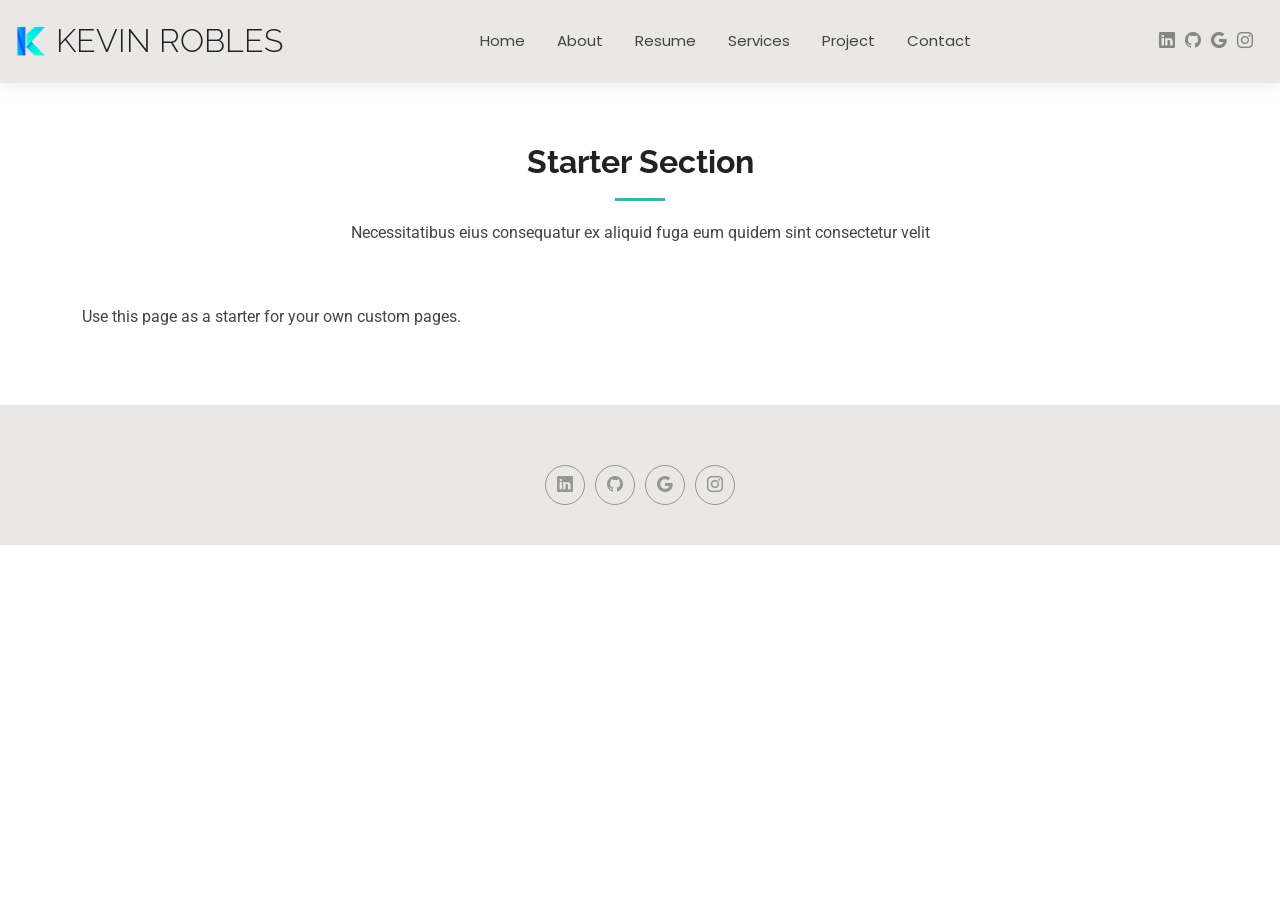
<file: starter-page.html>
<!DOCTYPE html>
<html lang="en">

<head>
  <meta charset="utf-8">
  <meta content="width=device-width, initial-scale=1.0" name="viewport">
  <title>Starter Page - Kevin Robles</title>
  <meta name="description" content="Kevin Robles is an Analytics Engineer with expertise in programming, Microsoft Power BI, Tableau, Python, SQL, and data visualization. Explore his portfolio to see his work and projects.">
  <meta name="keywords" content="Kevin Robles, portfolio, data analyst, data scientist, programmer, microsoft power bi, tableau, python, sql, data visualization">

  <!-- Favicons -->
  <link href="assets/img/favicon.png" rel="icon">
  <link href="assets/img/apple-touch-icon.png" rel="apple-touch-icon">

  <!-- Fonts -->
  <link href="https://fonts.googleapis.com" rel="preconnect">
  <link href="https://fonts.gstatic.com" rel="preconnect" crossorigin>
  <link href="https://fonts.googleapis.com/css2?family=Roboto:ital,wght@0,100;0,300;0,400;0,500;0,700;0,900;1,100;1,300;1,400;1,500;1,700;1,900&family=Poppins:ital,wght@0,100;0,200;0,300;0,400;0,500;0,600;0,700;0,800;0,900;1,100;1,200;1,300;1,400;1,500;1,600;1,700;1,800;1,900&family=Raleway:ital,wght@0,100;0,200;0,300;0,400;0,500;0,600;0,700;0,800;0,900;1,100;1,200;1,300;1,400;1,500;1,600;1,700;1,800;1,900&display=swap" rel="stylesheet">

  <!-- Vendor CSS Files -->
  <link href="assets/vendor/bootstrap/css/bootstrap.min.css" rel="stylesheet">
  <link href="assets/vendor/bootstrap-icons/bootstrap-icons.css" rel="stylesheet">
  <link href="assets/vendor/aos/aos.css" rel="stylesheet">
  <link href="assets/vendor/swiper/swiper-bundle.min.css" rel="stylesheet">
  <link href="assets/vendor/glightbox/css/glightbox.min.css" rel="stylesheet">

  <!-- Main CSS File -->
  <link href="assets/css/main.css" rel="stylesheet">

</head>

<body class="starter-page-page">

  <header id="header" class="header d-flex align-items-center light-background sticky-top">
    <div class="container-fluid position-relative d-flex align-items-center justify-content-between">

      <a href="index.html" class="logo d-flex align-items-center me-auto me-xl-0">
        <img src="assets/img/logo.png" alt="K-logo">
        <h1 class="sitename">Kevin Robles</h1>
      </a>

      <nav id="navmenu" class="navmenu">
        <ul>
          <li><a href="index.html">Home</a></li>
          <li><a href="about.html">About</a></li>
          <li><a href="resume.html">Resume</a></li>
          <li><a href="services.html">Services</a></li>
          <li><a href="project.html">Project</a></li>
          <!-- <li><a href="portfolio.html">Portfolio</a></li> -->
          <li><a href="contact.html">Contact</a></li>
        </ul>
        <i class="mobile-nav-toggle d-xl-none bi bi-list"></i>
      </nav>

      <div class="header-social-links">
        <a href="https://www.linkedin.com/in/krobles-info/" target="_blank"><i class="bi bi-linkedin"></i></a>
        <a href="https://github.com/Kevinrn-info" target="_blank"><i class="bi bi-github"></i></a>
        <a href="https://drive.google.com/drive/folders/1ybV7h86U72G7GYlvESibLg-fDu3-b4Iu?usp=sharing" target="_blank"><i class="bi bi-google"></i></a>
        <a href="https://www.instagram.com/Kevinrn09/" target="_blank"><i class="bi bi-instagram"></i></a>
      </div>

    </div>
  </header>

  <main class="main">

    <!-- Starter Section Section -->
    <section id="starter-section" class="starter-section section">

      <!-- Section Title -->
      <div class="container section-title" data-aos="fade-up">
        <h2>Starter Section</h2>
        <p>Necessitatibus eius consequatur ex aliquid fuga eum quidem sint consectetur velit</p>
      </div><!-- End Section Title -->

      <div class="container" data-aos="fade-up">
        <p>Use this page as a starter for your own custom pages.</p>
      </div>

    </section><!-- /Starter Section Section -->

  </main>

  <footer id="footer" class="footer light-background">

    <div class="container">
      <div class="social-links d-flex justify-content-center">
        <a href="https://www.linkedin.com/in/krobles-info/" target="_blank"><i class="bi bi-linkedin"></i></a>
        <a href="https://github.com/Kevinrn-info" target="_blank"><i class="bi bi-github"></i></a>
        <a href="https://drive.google.com/drive/folders/1ybV7h86U72G7GYlvESibLg-fDu3-b4Iu?usp=sharing" target="_blank"><i class="bi bi-google"></i></a>
        <a href="https://www.instagram.com/Kevinrn09/" target="_blank"><i class="bi bi-instagram"></i></a>
      </div>
    </div>

  </footer>

  <!-- Scroll Top -->
  <a href="#" id="scroll-top" class="scroll-top d-flex align-items-center justify-content-center"><i class="bi bi-arrow-up-short"></i></a>

  <!-- Preloader -->
  <div id="preloader"></div>

  <!-- Vendor JS Files -->
  <script src="assets/vendor/bootstrap/js/bootstrap.bundle.min.js"></script>
  <script src="assets/vendor/php-email-form/validate.js"></script>
  <script src="assets/vendor/aos/aos.js"></script>
  <script src="assets/vendor/waypoints/noframework.waypoints.js"></script>
  <script src="assets/vendor/purecounter/purecounter_vanilla.js"></script>
  <script src="assets/vendor/swiper/swiper-bundle.min.js"></script>
  <script src="assets/vendor/glightbox/js/glightbox.min.js"></script>
  <script src="assets/vendor/imagesloaded/imagesloaded.pkgd.min.js"></script>
  <script src="assets/vendor/isotope-layout/isotope.pkgd.min.js"></script>

  <!-- Main JS File -->
  <script src="assets/js/main.js"></script>

</body>

</html>
</file>
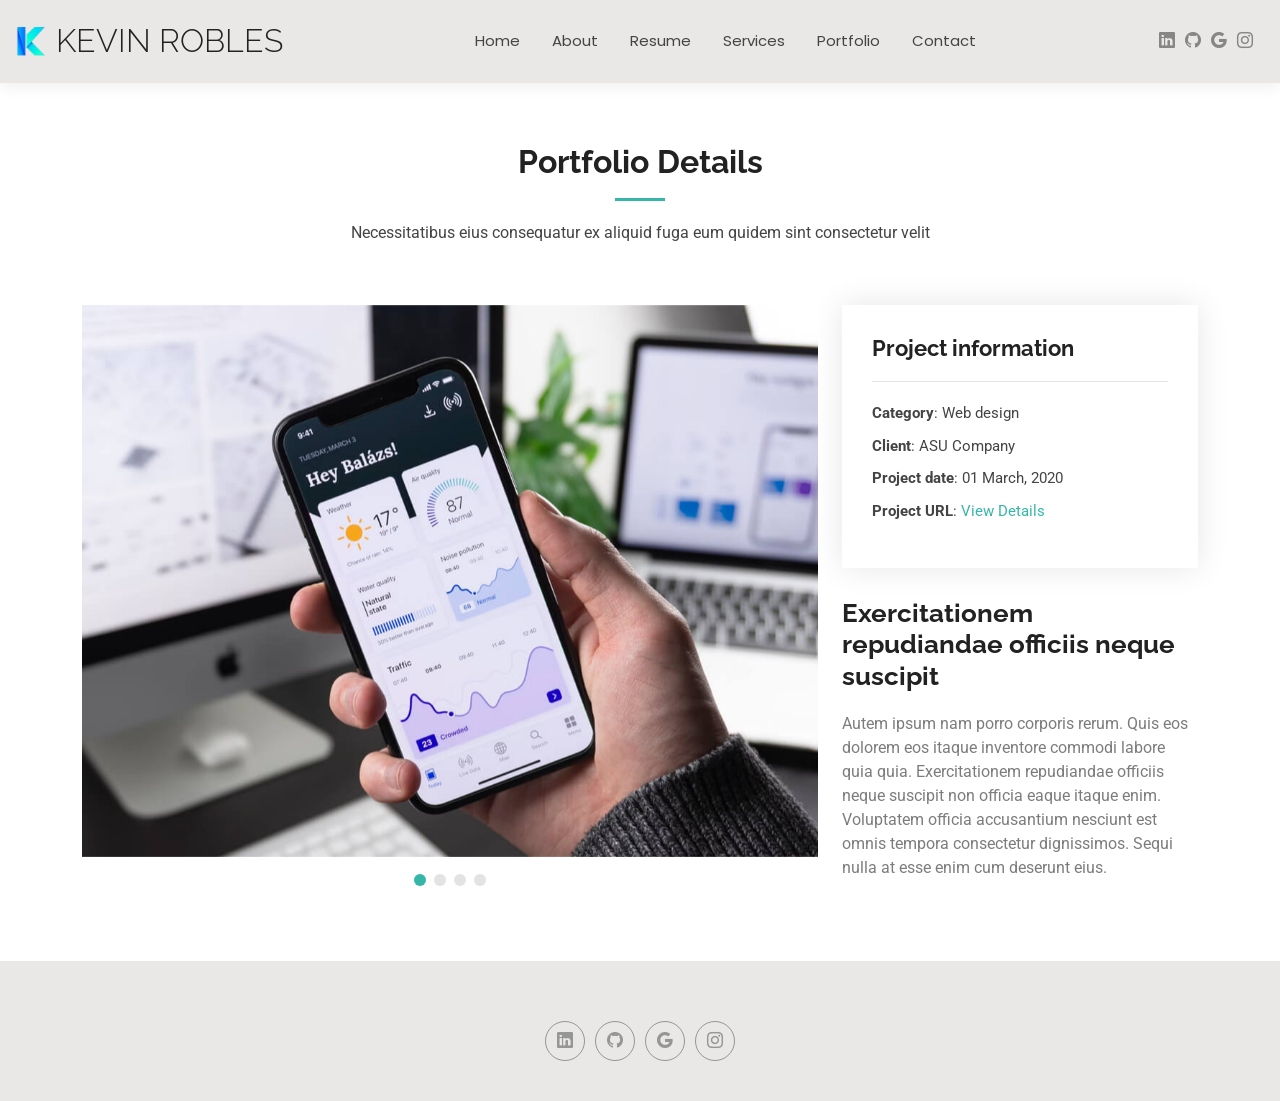
<file: portfolio-details/portfolio-details-app.html>
<!DOCTYPE html>
<html lang="en">

<head>
  <meta charset="utf-8">
  <meta content="width=device-width, initial-scale=1.0" name="viewport">
  <title>Kevin Robles</title>
  <meta name="description" content="Kevin Robles is an Analytics Engineer with expertise in programming, Microsoft Power BI, Tableau, Python, SQL, and data visualization. Explore his portfolio to see his work and projects.">
  <meta name="keywords" content="Kevin Robles, portfolio, data analyst, data scientist, programmer, microsoft power bi, tableau, python, sql, data visualization">

  <!-- Favicons -->
  <link href="/assets/img/favicon.png" rel="icon">
  <link href="/assets/img/apple-touch-icon.png" rel="apple-touch-icon">

  <!-- Fonts -->
  <link href="https://fonts.googleapis.com" rel="preconnect">
  <link href="https://fonts.gstatic.com" rel="preconnect" crossorigin>
  <link href="https://fonts.googleapis.com/css2?family=Roboto:ital,wght@0,100;0,300;0,400;0,500;0,700;0,900;1,100;1,300;1,400;1,500;1,700;1,900&family=Poppins:ital,wght@0,100;0,200;0,300;0,400;0,500;0,600;0,700;0,800;0,900;1,100;1,200;1,300;1,400;1,500;1,600;1,700;1,800;1,900&family=Raleway:ital,wght@0,100;0,200;0,300;0,400;0,500;0,600;0,700;0,800;0,900;1,100;1,200;1,300;1,400;1,500;1,600;1,700;1,800;1,900&display=swap" rel="stylesheet">

  <!-- Vendor CSS Files -->
  <link href="/assets/vendor/bootstrap/css/bootstrap.min.css" rel="stylesheet">
  <link href="/assets/vendor/bootstrap-icons/bootstrap-icons.css" rel="stylesheet">
  <link href="/assets/vendor/aos/aos.css" rel="stylesheet">
  <link href="/assets/vendor/swiper/swiper-bundle.min.css" rel="stylesheet">
  <link href="/assets/vendor/glightbox/css/glightbox.min.css" rel="stylesheet">

  <!-- Main CSS File -->
  <link href="/assets/css/main.css" rel="stylesheet">

</head>

<body class="portfolio-details-page">

  <header id="header" class="header d-flex align-items-center light-background sticky-top">
    <div class="container-fluid position-relative d-flex align-items-center justify-content-between">

      <a href="/index.html" class="logo d-flex align-items-center me-auto me-xl-0">
        <img src="/assets/img/logo.png" alt="K-logo">
        <h1 class="sitename">Kevin Robles</h1>
      </a>

      <nav id="navmenu" class="navmenu">
        <ul>
          <li><a href="/index.html">Home</a></li>
          <li><a href="/about.html">About</a></li>
          <li><a href="/resume.html">Resume</a></li>
          <li><a href="/services.html">Services</a></li>
          <li><a href="/portfolio.html">Portfolio</a></li>
          <li><a href="/contact.html">Contact</a></li>
        </ul>
        <i class="mobile-nav-toggle d-xl-none bi bi-list"></i>
      </nav>

      <div class="header-social-links">
        <a href="https://www.linkedin.com/in/krobles-info/" target="_blank"><i class="bi bi-linkedin"></i></a>
        <a href="https://github.com/Kevinrn-info" target="_blank"><i class="bi bi-github"></i></a>
        <a href="https://drive.google.com/drive/folders/1ybV7h86U72G7GYlvESibLg-fDu3-b4Iu?usp=sharing" target="_blank"><i class="bi bi-google"></i></a>
        <a href="https://www.instagram.com/Kevinrn09/" target="_blank"><i class="bi bi-instagram"></i></a>
      </div>

    </div>
  </header>

  <main class="main">

    <!-- Portfolio Details Section -->
    <section id="portfolio-details" class="portfolio-details section">

      <!-- Section Title -->
      <div class="container section-title" data-aos="fade-up">
        <h2>Portfolio Details</h2>
        <p>Necessitatibus eius consequatur ex aliquid fuga eum quidem sint consectetur velit</p>
      </div><!-- End Section Title -->

      <div class="container" data-aos="fade-up" data-aos-delay="100">

        <div class="row gy-4">

          <div class="col-lg-8">
            <div class="portfolio-details-slider swiper init-swiper">

              <script type="application/json" class="swiper-config">
                {
                  "loop": true,
                  "speed": 600,
                  "autoplay": {
                    "delay": 5000
                  },
                  "slidesPerView": "auto",
                  "pagination": {
                    "el": ".swiper-pagination",
                    "type": "bullets",
                    "clickable": true
                  }
                }
              </script>

              <div class="swiper-wrapper align-items-center">

                <div class="swiper-slide">
                  <img src="/assets/img/portfolio/app-1.jpg" alt="">
                </div>

                <div class="swiper-slide">
                  <img src="/assets/img/portfolio/product-1.jpg" alt="">
                </div>

                <div class="swiper-slide">
                  <img src="/assets/img/portfolio/branding-1.jpg" alt="">
                </div>

                <div class="swiper-slide">
                  <img src="/assets/img/portfolio/books-1.jpg" alt="">
                </div>

              </div>
              <div class="swiper-pagination"></div>
            </div>
          </div>

          <div class="col-lg-4">
            <div class="portfolio-info" data-aos="fade-up" data-aos-delay="200">
              <h3>Project information</h3>
              <ul>
                <li><strong>Category</strong>: Web design</li>
                <li><strong>Client</strong>: ASU Company</li>
                <li><strong>Project date</strong>: 01 March, 2020</li>
                <li><strong>Project URL</strong>: <a href="/portfolio-details/Kevin_Robles-Data_Analyst-Resume_EN.pdf" title="More Details" class="details-link" target="_blank">View Details</a></li>
              </ul>
            </div>
            <div class="portfolio-description" data-aos="fade-up" data-aos-delay="300">
              <h2>Exercitationem repudiandae officiis neque suscipit</h2>
              <p>
                Autem ipsum nam porro corporis rerum. Quis eos dolorem eos itaque inventore commodi labore quia quia. Exercitationem repudiandae officiis neque suscipit non officia eaque itaque enim. Voluptatem officia accusantium nesciunt est omnis tempora consectetur dignissimos. Sequi nulla at esse enim cum deserunt eius.
              </p>
            </div>
          </div>

        </div>

      </div>

    </section><!-- /Portfolio Details Section -->

  </main>

  <footer id="footer" class="footer light-background">

    <div class="container">
      <div class="social-links d-flex justify-content-center">
        <a href="https://www.linkedin.com/in/krobles-info/" target="_blank"><i class="bi bi-linkedin"></i></a>
        <a href="https://github.com/Kevinrn-info" target="_blank"><i class="bi bi-github"></i></a>
        <a href="https://drive.google.com/drive/folders/1ybV7h86U72G7GYlvESibLg-fDu3-b4Iu?usp=sharing" target="_blank"><i class="bi bi-google"></i></a>
        <a href="https://www.instagram.com/Kevinrn09/" target="_blank"><i class="bi bi-instagram"></i></a>
      </div>
    </div>

  </footer>

  <!-- Scroll Top -->
  <a href="#" id="scroll-top" class="scroll-top d-flex align-items-center justify-content-center"><i class="bi bi-arrow-up-short"></i></a>

  <!-- Preloader -->
  <div id="preloader"></div>

  <!-- Vendor JS Files -->
  <script src="/assets/vendor/bootstrap/js/bootstrap.bundle.min.js"></script>
  <script src="/assets/vendor/php-email-form/validate.js"></script>
  <script src="/assets/vendor/aos/aos.js"></script>
  <script src="/assets/vendor/waypoints/noframework.waypoints.js"></script>
  <script src="/assets/vendor/purecounter/purecounter_vanilla.js"></script>
  <script src="/assets/vendor/swiper/swiper-bundle.min.js"></script>
  <script src="/assets/vendor/glightbox/js/glightbox.min.js"></script>
  <script src="/assets/vendor/imagesloaded/imagesloaded.pkgd.min.js"></script>
  <script src="/assets/vendor/isotope-layout/isotope.pkgd.min.js"></script>

  <!-- Main JS File -->
  <script src="/assets/js/main.js"></script>

</body>

</html>
</file>
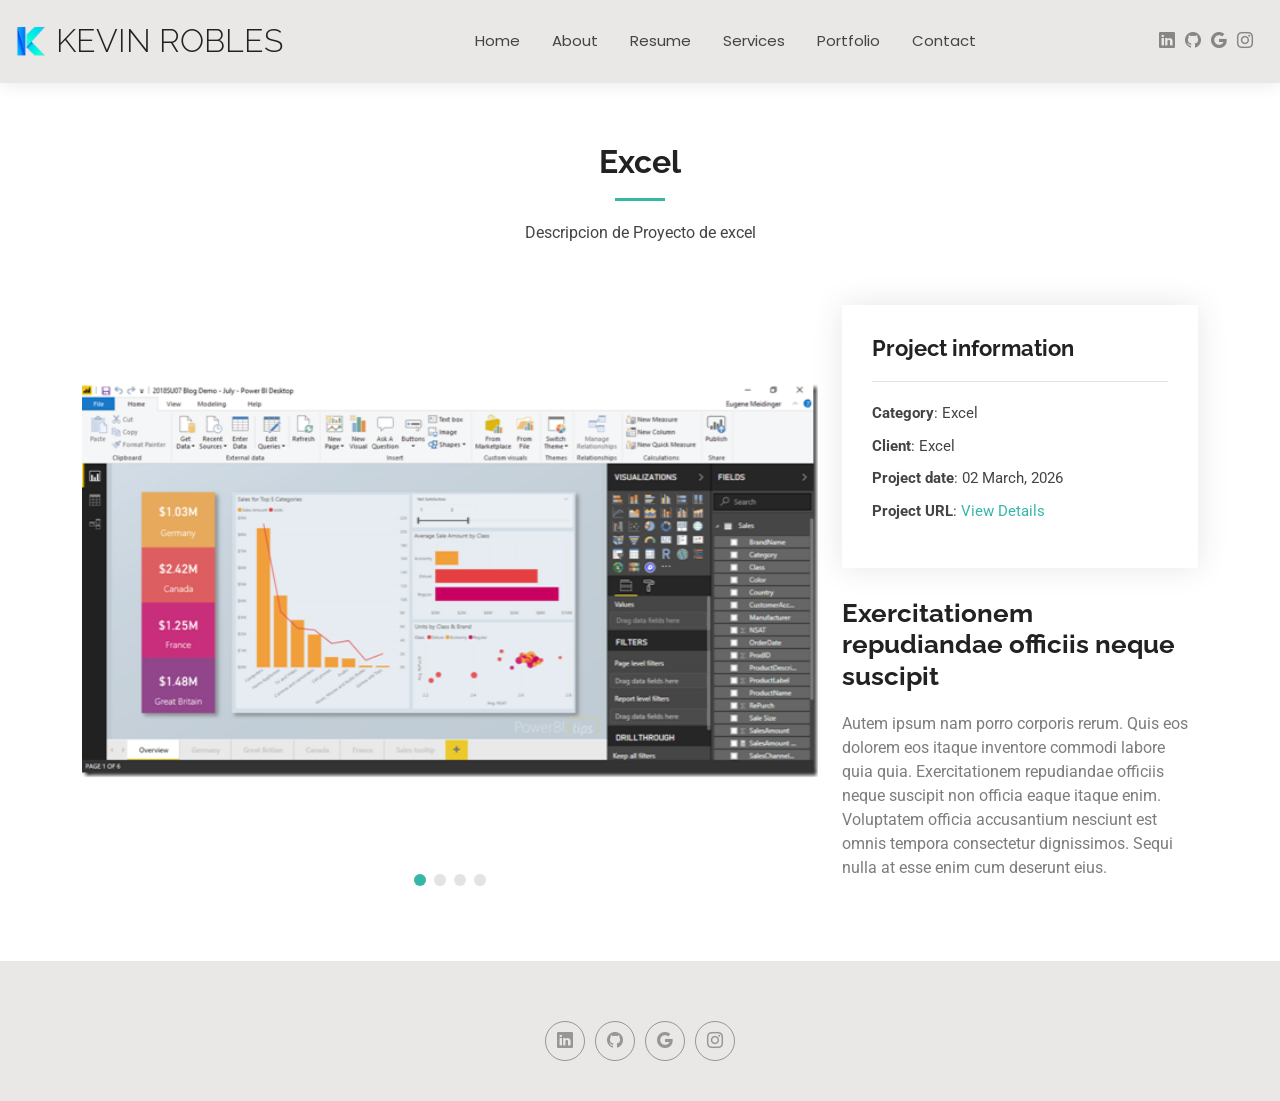
<file: portfolio-details/portfolio-details-Excel.html>
<!DOCTYPE html>
<html lang="en">

<head>
  <meta charset="utf-8">
  <meta content="width=device-width, initial-scale=1.0" name="viewport">
  <title>Kevin Robles</title>
  <meta name="description" content="Kevin Robles is an Analytics Engineer with expertise in programming, Microsoft Power BI, Tableau, Python, SQL, and data visualization. Explore his portfolio to see his work and projects.">
  <meta name="keywords" content="Kevin Robles, portfolio, data analyst, data scientist, programmer, microsoft power bi, tableau, python, sql, data visualization">

  <!-- Favicons -->
  <link href="/assets/img/favicon.png" rel="icon">
  <link href="/assets/img/apple-touch-icon.png" rel="apple-touch-icon">

  <!-- Fonts -->
  <link href="https://fonts.googleapis.com" rel="preconnect">
  <link href="https://fonts.gstatic.com" rel="preconnect" crossorigin>
  <link href="https://fonts.googleapis.com/css2?family=Roboto:ital,wght@0,100;0,300;0,400;0,500;0,700;0,900;1,100;1,300;1,400;1,500;1,700;1,900&family=Poppins:ital,wght@0,100;0,200;0,300;0,400;0,500;0,600;0,700;0,800;0,900;1,100;1,200;1,300;1,400;1,500;1,600;1,700;1,800;1,900&family=Raleway:ital,wght@0,100;0,200;0,300;0,400;0,500;0,600;0,700;0,800;0,900;1,100;1,200;1,300;1,400;1,500;1,600;1,700;1,800;1,900&display=swap" rel="stylesheet">

  <!-- Vendor CSS Files -->
  <link href="/assets/vendor/bootstrap/css/bootstrap.min.css" rel="stylesheet">
  <link href="/assets/vendor/bootstrap-icons/bootstrap-icons.css" rel="stylesheet">
  <link href="/assets/vendor/aos/aos.css" rel="stylesheet">
  <link href="/assets/vendor/swiper/swiper-bundle.min.css" rel="stylesheet">
  <link href="/assets/vendor/glightbox/css/glightbox.min.css" rel="stylesheet">

  <!-- Main CSS File -->
  <link href="/assets/css/main.css" rel="stylesheet">

</head>

<body class="portfolio-details-page">

  <header id="header" class="header d-flex align-items-center light-background sticky-top">
    <div class="container-fluid position-relative d-flex align-items-center justify-content-between">

      <a href="/index.html" class="logo d-flex align-items-center me-auto me-xl-0">
        <img src="/assets/img/logo.png" alt="K-logo">
        <h1 class="sitename">Kevin Robles</h1>
      </a>

      <nav id="navmenu" class="navmenu">
        <ul>
          <li><a href="/index.html">Home</a></li>
          <li><a href="/about.html">About</a></li>
          <li><a href="/resume.html">Resume</a></li>
          <li><a href="/services.html">Services</a></li>
          <li><a href="/portfolio.html">Portfolio</a></li>
          <li><a href="/contact.html">Contact</a></li>
        </ul>
        <i class="mobile-nav-toggle d-xl-none bi bi-list"></i>
      </nav>

      <div class="header-social-links">
        <a href="https://www.linkedin.com/in/krobles-info/" target="_blank"><i class="bi bi-linkedin"></i></a>
        <a href="https://github.com/Kevinrn-info" target="_blank"><i class="bi bi-github"></i></a>
        <a href="https://drive.google.com/drive/folders/1ybV7h86U72G7GYlvESibLg-fDu3-b4Iu?usp=sharing" target="_blank"><i class="bi bi-google"></i></a>
        <a href="https://www.instagram.com/Kevinrn09/" target="_blank"><i class="bi bi-instagram"></i></a>
      </div>

    </div>
  </header>

  <main class="main">

    <!-- Portfolio Details Section -->
    <section id="portfolio-details" class="portfolio-details section">

      <!-- Section Title -->
      <div class="container section-title" data-aos="fade-up">
        <h2>Excel</h2>
        <p>Descripcion de Proyecto de excel</p>
      </div><!-- End Section Title -->

      <div class="container" data-aos="fade-up" data-aos-delay="100">

        <div class="row gy-4">

          <div class="col-lg-8">
            <div class="portfolio-details-slider swiper init-swiper">

              <script type="application/json" class="swiper-config">
                {
                  "loop": true,
                  "speed": 600,
                  "autoplay": {
                    "delay": 5000
                  },
                  "slidesPerView": "auto",
                  "pagination": {
                    "el": ".swiper-pagination",
                    "type": "bullets",
                    "clickable": true
                  }
                }
              </script>

              <div class="swiper-wrapper align-items-center">

                <div class="swiper-slide">
                  <img src="/assets/img/portfolio/PowerBI/PowerBI-1.png" alt="">
                </div>

                <div class="swiper-slide">
                  <img src="/assets/img/portfolio/product-1.jpg" alt="">
                </div>

                <div class="swiper-slide">
                  <img src="/assets/img/portfolio/branding-1.jpg" alt="">
                </div>

                <div class="swiper-slide">
                  <img src="/assets/img/portfolio/books-1.jpg" alt="">
                </div>

              </div>
              <div class="swiper-pagination"></div>
            </div>
          </div>

          <div class="col-lg-4">
            <div class="portfolio-info" data-aos="fade-up" data-aos-delay="200">
              <h3>Project information</h3>
              <ul>
                <li><strong>Category</strong>: Excel</li>
                <li><strong>Client</strong>: Excel</li>
                <li><strong>Project date</strong>: 02 March, 2026</li>
                <li><strong>Project URL</strong>: <a href="/assets/resume/Kevin_Robles-Data_Analyst-Resume_EN.pdf" title="More Details" class="details-link" target="_blank">View Details</a></li>
              </ul>
            </div>
            <div class="portfolio-description" data-aos="fade-up" data-aos-delay="300">
              <h2>Exercitationem repudiandae officiis neque suscipit</h2>
              <p>
                Autem ipsum nam porro corporis rerum. Quis eos dolorem eos itaque inventore commodi labore quia quia. Exercitationem repudiandae officiis neque suscipit non officia eaque itaque enim. Voluptatem officia accusantium nesciunt est omnis tempora consectetur dignissimos. Sequi nulla at esse enim cum deserunt eius.
              </p>
            </div>
          </div>

        </div>

      </div>

    </section><!-- /Portfolio Details Section -->

  </main>

  <footer id="footer" class="footer light-background">

    <div class="container">
      <div class="social-links d-flex justify-content-center">
        <a href="https://www.linkedin.com/in/krobles-info/" target="_blank"><i class="bi bi-linkedin"></i></a>
        <a href="https://github.com/Kevinrn-info" target="_blank"><i class="bi bi-github"></i></a>
        <a href="https://drive.google.com/drive/folders/1ybV7h86U72G7GYlvESibLg-fDu3-b4Iu?usp=sharing" target="_blank"><i class="bi bi-google"></i></a>
        <a href="https://www.instagram.com/Kevinrn09/" target="_blank"><i class="bi bi-instagram"></i></a>
      </div>
    </div>

  </footer>

  <!-- Scroll Top -->
  <a href="#" id="scroll-top" class="scroll-top d-flex align-items-center justify-content-center"><i class="bi bi-arrow-up-short"></i></a>

  <!-- Preloader -->
  <div id="preloader"></div>

  <!-- Vendor JS Files -->
  <script src="/assets/vendor/bootstrap/js/bootstrap.bundle.min.js"></script>
  <script src="/assets/vendor/php-email-form/validate.js"></script>
  <script src="/assets/vendor/aos/aos.js"></script>
  <script src="/assets/vendor/waypoints/noframework.waypoints.js"></script>
  <script src="/assets/vendor/purecounter/purecounter_vanilla.js"></script>
  <script src="/assets/vendor/swiper/swiper-bundle.min.js"></script>
  <script src="/assets/vendor/glightbox/js/glightbox.min.js"></script>
  <script src="/assets/vendor/imagesloaded/imagesloaded.pkgd.min.js"></script>
  <script src="/assets/vendor/isotope-layout/isotope.pkgd.min.js"></script>

  <!-- Main JS File -->
  <script src="/assets/js/main.js"></script>

</body>

</html>
</file>
<file: assets/css/main.css>
/* Fonts */
:root {
  --default-font: "Roboto",  system-ui, -apple-system, "Segoe UI", Roboto, "Helvetica Neue", Arial, "Noto Sans", "Liberation Sans", sans-serif, "Apple Color Emoji", "Segoe UI Emoji", "Segoe UI Symbol", "Noto Color Emoji";
  --heading-font: "Raleway",  sans-serif;
  --nav-font: "Poppins",  sans-serif;
}

/* Global Colors - The following color variables are used throughout the website. Updating them here will change the color scheme of the entire website */
:root { 
  --background-color: #ffffff; /* Background color for the entire website, including individual sections */
  --default-color: #444444; /* Default color used for the majority of the text content across the entire website */
  --heading-color: #222222; /* Color for headings, subheadings and title throughout the website */
  --accent-color: #34b7a7; /* Accent color that represents your brand on the website. It's used for buttons, links, and other elements that need to stand out */
  --surface-color: #ffffff; /* The surface color is used as a background of boxed elements within sections, such as cards, icon boxes, or other elements that require a visual separation from the global background. */
  --contrast-color: #ffffff; /* Contrast color for text, ensuring readability against backgrounds of accent, heading, or default colors. */
}

/* Nav Menu Colors - The following color variables are used specifically for the navigation menu. They are separate from the global colors to allow for more customization options */
:root {
  --nav-color: #444444;  /* The default color of the main navmenu links */
  --nav-hover-color: #34b7a7; /* Applied to main navmenu links when they are hovered over or active */
  --nav-mobile-background-color: #ffffff; /* Used as the background color for mobile navigation menu */
  --nav-dropdown-background-color: #ffffff; /* Used as the background color for dropdown items that appear when hovering over primary navigation items */
  --nav-dropdown-color: #444444; /* Used for navigation links of the dropdown items in the navigation menu. */
  --nav-dropdown-hover-color: #34b7a7; /* Similar to --nav-hover-color, this color is applied to dropdown navigation links when they are hovered over. */
}

/* Color Presets - These classes override global colors when applied to any section or element, providing reuse of the sam color scheme. */

.light-background {
  --background-color: #e9e8e6;
  --surface-color: #ffffff;
}

.dark-background {
  --background-color: #060606;
  --default-color: #ffffff;
  --heading-color: #ffffff;
  --surface-color: #252525;
  --contrast-color: #ffffff;
}

/* Smooth scroll */
:root {
  scroll-behavior: smooth;
}

/*--------------------------------------------------------------
# General Styling & Shared Classes
--------------------------------------------------------------*/
body {
  color: var(--default-color);
  background-color: var(--background-color);
  font-family: var(--default-font);
}

a {
  color: var(--accent-color);
  text-decoration: none;
  transition: 0.3s;
}

a:hover {
  color: color-mix(in srgb, var(--accent-color), transparent 25%);
  text-decoration: none;
}

h1,
h2,
h3,
h4,
h5,
h6 {
  color: var(--heading-color);
  font-family: var(--heading-font);
}

/* PHP Email Form Messages
------------------------------*/
.php-email-form .error-message {
  display: none;
  background: #df1529;
  color: #ffffff;
  text-align: left;
  padding: 15px;
  margin-bottom: 24px;
  font-weight: 600;
}

.php-email-form .sent-message {
  display: none;
  color: #ffffff;
  background: #059652;
  text-align: center;
  padding: 15px;
  margin-bottom: 24px;
  font-weight: 600;
}

.php-email-form .loading {
  display: none;
  background: var(--surface-color);
  text-align: center;
  padding: 15px;
  margin-bottom: 24px;
}

.php-email-form .loading:before {
  content: "";
  display: inline-block;
  border-radius: 50%;
  width: 24px;
  height: 24px;
  margin: 0 10px -6px 0;
  border: 3px solid var(--accent-color);
  border-top-color: var(--surface-color);
  animation: php-email-form-loading 1s linear infinite;
}

@keyframes php-email-form-loading {
  0% {
    transform: rotate(0deg);
  }

  100% {
    transform: rotate(360deg);
  }
}

/*--------------------------------------------------------------
# Global Header
--------------------------------------------------------------*/
.header {
  color: var(--default-color);
  background-color: var(--background-color);
  padding: 15px 0;
  transition: all 0.5s;
  z-index: 997;
  box-shadow: 0px 0 18px rgba(0, 0, 0, 0.1);
}

.header .logo {
  line-height: 1;
}

.header .logo img {
  max-height: 36px;
  margin-right: 8px;
}

.header .logo h1 {
  font-size: 32px;
  margin: 0;
  font-weight: 300;
  text-transform: uppercase;
  color: var(--heading-color);
}

.header .header-social-links {
  padding-right: 15px;
}

.header .header-social-links a {
  color: color-mix(in srgb, var(--default-color), transparent 40%);
  padding-left: 6px;
  display: inline-block;
  transition: 0.3s;
  font-size: 16px;
}

.header .header-social-links a:hover {
  color: var(--accent-color);
}

.header .header-social-links a i {
  line-height: 0px;
}

@media (max-width: 1200px) {
  .header .logo {
    order: 1;
  }

  .header .header-social-links {
    order: 2;
  }

  .header .navmenu {
    order: 3;
  }
}

/*--------------------------------------------------------------
# Navigation Menu
--------------------------------------------------------------*/
/* Desktop Navigation */
@media (min-width: 1200px) {
  .navmenu {
    padding: 0;
  }

  .navmenu ul {
    margin: 0;
    padding: 0;
    display: flex;
    list-style: none;
    align-items: center;
  }

  .navmenu li {
    position: relative;
  }

  .navmenu>ul>li {
    white-space: nowrap;
    padding: 15px 14px;
  }

  .navmenu>ul>li:last-child {
    padding-right: 0;
  }

  .navmenu a,
  .navmenu a:focus {
    color: var(--nav-color);
    font-size: 15px;
    padding: 0 2px;
    font-family: var(--nav-font);
    font-weight: 400;
    display: flex;
    align-items: center;
    justify-content: space-between;
    white-space: nowrap;
    transition: 0.3s;
    position: relative;
  }

  .navmenu a i,
  .navmenu a:focus i {
    font-size: 12px;
    line-height: 0;
    margin-left: 5px;
    transition: 0.3s;
  }

  .navmenu>ul>li>a:before {
    content: "";
    position: absolute;
    height: 2px;
    bottom: -6px;
    left: 0;
    background-color: var(--nav-hover-color);
    visibility: hidden;
    width: 0px;
    transition: all 0.3s ease-in-out 0s;
  }

  .navmenu a:hover:before,
  .navmenu li:hover>a:before,
  .navmenu .active:before {
    visibility: visible;
    width: 25px;
  }

  .navmenu li:hover>a,
  .navmenu .active,
  .navmenu .active:focus {
    color: var(--nav-hover-color);
  }

  .navmenu .dropdown ul {
    margin: 0;
    padding: 10px 0;
    background: var(--nav-dropdown-background-color);
    display: block;
    position: absolute;
    visibility: hidden;
    left: 14px;
    top: 130%;
    opacity: 0;
    transition: 0.3s;
    border-radius: 4px;
    z-index: 99;
    box-shadow: 0px 0px 30px rgba(0, 0, 0, 0.1);
  }

  .navmenu .dropdown ul li {
    min-width: 200px;
  }

  .navmenu .dropdown ul a {
    padding: 10px 20px;
    font-size: 15px;
    text-transform: none;
    color: var(--nav-dropdown-color);
  }

  .navmenu .dropdown ul a i {
    font-size: 12px;
  }

  .navmenu .dropdown ul a:hover,
  .navmenu .dropdown ul .active:hover,
  .navmenu .dropdown ul li:hover>a {
    color: var(--nav-dropdown-hover-color);
  }

  .navmenu .dropdown:hover>ul {
    opacity: 1;
    top: 100%;
    visibility: visible;
  }

  .navmenu .dropdown .dropdown ul {
    top: 0;
    left: -90%;
    visibility: hidden;
  }

  .navmenu .dropdown .dropdown:hover>ul {
    opacity: 1;
    top: 0;
    left: -100%;
    visibility: visible;
  }
}

/* Mobile Navigation */
@media (max-width: 1199px) {
  .mobile-nav-toggle {
    color: var(--nav-color);
    font-size: 28px;
    line-height: 0;
    margin-right: 10px;
    cursor: pointer;
    transition: color 0.3s;
  }

  .navmenu {
    padding: 0;
    z-index: 9997;
  }

  .navmenu ul {
    display: none;
    list-style: none;
    position: absolute;
    inset: 60px 20px 20px 20px;
    padding: 10px 0;
    margin: 0;
    border-radius: 6px;
    background-color: var(--nav-mobile-background-color);
    border: 1px solid color-mix(in srgb, var(--default-color), transparent 90%);
    box-shadow: none;
    overflow-y: auto;
    transition: 0.3s;
    z-index: 9998;
  }

  .navmenu a,
  .navmenu a:focus {
    color: var(--nav-dropdown-color);
    padding: 10px 20px;
    font-family: var(--nav-font);
    font-size: 17px;
    font-weight: 500;
    display: flex;
    align-items: center;
    justify-content: space-between;
    white-space: nowrap;
    transition: 0.3s;
  }

  .navmenu a i,
  .navmenu a:focus i {
    font-size: 12px;
    line-height: 0;
    margin-left: 5px;
    width: 30px;
    height: 30px;
    display: flex;
    align-items: center;
    justify-content: center;
    border-radius: 50%;
    transition: 0.3s;
    background-color: color-mix(in srgb, var(--accent-color), transparent 90%);
  }

  .navmenu a i:hover,
  .navmenu a:focus i:hover {
    background-color: var(--accent-color);
    color: var(--contrast-color);
  }

  .navmenu a:hover,
  .navmenu .active,
  .navmenu .active:focus {
    color: var(--nav-dropdown-hover-color);
  }

  .navmenu .active i,
  .navmenu .active:focus i {
    background-color: var(--accent-color);
    color: var(--contrast-color);
    transform: rotate(180deg);
  }

  .navmenu .dropdown ul {
    position: static;
    display: none;
    z-index: 99;
    padding: 10px 0;
    margin: 10px 20px;
    background-color: var(--nav-dropdown-background-color);
    transition: all 0.5s ease-in-out;
  }

  .navmenu .dropdown ul ul {
    background-color: rgba(33, 37, 41, 0.1);
  }

  .navmenu .dropdown>.dropdown-active {
    display: block;
    background-color: rgba(33, 37, 41, 0.03);
  }

  .mobile-nav-active {
    overflow: hidden;
  }

  .mobile-nav-active .mobile-nav-toggle {
    color: #fff;
    position: absolute;
    font-size: 32px;
    top: 15px;
    right: 15px;
    margin-right: 0;
    z-index: 9999;
  }

  .mobile-nav-active .navmenu {
    position: fixed;
    overflow: hidden;
    inset: 0;
    background: rgba(33, 37, 41, 0.8);
    transition: 0.3s;
  }

  .mobile-nav-active .navmenu>ul {
    display: block;
  }
}

/*--------------------------------------------------------------
# Global Footer
--------------------------------------------------------------*/
.footer {
  color: var(--default-color);
  background-color: var(--background-color);
  font-size: 14px;
  padding: 40px 0;
  position: relative;
}

.footer .copyright p {
  margin-bottom: 0;
}

.footer .social-links {
  margin-top: 20px;
}

.footer .social-links a {
  display: flex;
  align-items: center;
  justify-content: center;
  width: 40px;
  height: 40px;
  border-radius: 50%;
  border: 1px solid color-mix(in srgb, var(--default-color), transparent 50%);
  font-size: 16px;
  color: color-mix(in srgb, var(--default-color), transparent 50%);
  margin: 0 5px;
  transition: 0.3s;
}

.footer .social-links a:hover {
  color: var(--accent-color);
  border-color: var(--accent-color);
}

.footer .credits {
  margin-top: 10px;
  font-size: 13px;
  text-align: center;
}

/*--------------------------------------------------------------
# Preloader
--------------------------------------------------------------*/
#preloader {
  position: fixed;
  inset: 0;
  z-index: 9999;
  overflow: hidden;
  background-color: var(--background-color);
  transition: all 0.6s ease-out;
  width: 100%;
  height: 100vh;
}

#preloader:before,
#preloader:after {
  content: "";
  position: absolute;
  border: 4px solid var(--accent-color);
  border-radius: 50%;
  animation: animate-preloader 2s cubic-bezier(0, 0.2, 0.8, 1) infinite;
}

#preloader:after {
  animation-delay: -0.5s;
}

@keyframes animate-preloader {
  0% {
    width: 10px;
    height: 10px;
    top: calc(50% - 5px);
    left: calc(50% - 5px);
    opacity: 1;
  }

  100% {
    width: 72px;
    height: 72px;
    top: calc(50% - 36px);
    left: calc(50% - 36px);
    opacity: 0;
  }
}

/*--------------------------------------------------------------
# Scroll Top Button
--------------------------------------------------------------*/
.scroll-top {
  position: fixed;
  visibility: hidden;
  opacity: 0;
  right: 15px;
  bottom: -15px;
  z-index: 99999;
  background-color: var(--accent-color);
  width: 44px;
  height: 44px;
  border-radius: 50px;
  transition: all 0.4s;
}

.scroll-top i {
  font-size: 24px;
  color: var(--contrast-color);
  line-height: 0;
}

.scroll-top:hover {
  background-color: color-mix(in srgb, var(--accent-color), transparent 20%);
  color: var(--contrast-color);
}

.scroll-top.active {
  visibility: visible;
  opacity: 1;
  bottom: 15px;
}

/*--------------------------------------------------------------
# Disable aos animation delay on mobile devices
--------------------------------------------------------------*/
@media screen and (max-width: 768px) {
  [data-aos-delay] {
    transition-delay: 0 !important;
  }
}

/*--------------------------------------------------------------
# Global Page Titles & Breadcrumbs
--------------------------------------------------------------*/
.page-title {
  color: var(--default-color);
  background-color: var(--background-color);
  padding: 25px 0;
  position: relative;
  border-bottom: 1px solid color-mix(in srgb, var(--default-color), transparent 85%);
}

.page-title h1 {
  font-size: 24px;
  font-weight: 400;
}

.page-title .breadcrumbs ol {
  display: flex;
  flex-wrap: wrap;
  list-style: none;
  padding: 0;
  margin: 0;
  font-size: 14px;
  font-weight: 400;
}

.page-title .breadcrumbs ol li+li {
  padding-left: 10px;
}

.page-title .breadcrumbs ol li+li::before {
  content: "/";
  display: inline-block;
  padding-right: 10px;
  color: color-mix(in srgb, var(--default-color), transparent 70%);
}

/*--------------------------------------------------------------
# Global Sections
--------------------------------------------------------------*/
section,
.section {
  color: var(--default-color);
  background-color: var(--background-color);
  padding: 60px 0;
  scroll-margin-top: 100px;
  overflow: clip;
}

@media (max-width: 1199px) {

  section,
  .section {
    scroll-margin-top: 66px;
  }
}

/*--------------------------------------------------------------
# Global Section Titles
--------------------------------------------------------------*/
.section-title {
  text-align: center;
  padding-bottom: 60px;
  position: relative;
}

.section-title h2 {
  font-size: 32px;
  font-weight: 700;
  margin-bottom: 20px;
  padding-bottom: 20px;
  position: relative;
}

.section-title h2:after {
  content: "";
  position: absolute;
  display: block;
  width: 50px;
  height: 3px;
  background: var(--accent-color);
  left: 0;
  right: 0;
  bottom: 0;
  margin: auto;
}

.section-title p {
  margin-bottom: 0;
}

/*--------------------------------------------------------------
# Hero Section
--------------------------------------------------------------*/
.hero {
  width: 100%;
  min-height: calc(100vh - 82px);
  position: relative;
  padding: 80px 0;
  display: flex;
  align-items: center;
  justify-content: center;
}

@media (max-width: 1200px) {
  .hero {
    min-height: calc(100vh - 68px);
  }
}

.hero img {
  position: absolute;
  inset: 0;
  display: block;
  width: 100%;
  height: 100%;
  object-fit: cover;
  z-index: 1;
}

.hero .container {
  position: relative;
  z-index: 3;
}

.hero h2 {
  margin: 0;
  font-size: 48px;
  font-weight: 700;
}

.hero p {
  margin: 10px 0 0 0;
  font-size: 24px;
  color: var(--heading-color);
}

.hero .btn-get-started {
  color: var(--contrast-color);
  background: var(--accent-color);
  font-family: var(--heading-font);
  text-transform: uppercase;
  font-weight: 600;
  font-size: 12px;
  letter-spacing: 1px;
  display: inline-block;
  padding: 12px 40px;
  border-radius: 50px;
  transition: 0.5s;
  margin-top: 30px;
}

.hero .btn-get-started:hover {
  background: color-mix(in srgb, var(--accent-color) 90%, white 20%);
}

@media (max-width: 768px) {
  .hero h2 {
    font-size: 32px;
  }

  .hero p {
    font-size: 18px;
  }
}

/*--------------------------------------------------------------
# About Section
--------------------------------------------------------------*/
.about .content h2 {
  font-weight: 700;
  font-size: 24px;
}

.about .content ul {
  list-style: none;
  padding: 0;
}

.about .content ul li {
  margin-bottom: 20px;
  display: flex;
  align-items: center;
}

.about .content ul strong {
  margin-right: 10px;
}

.about .content ul i {
  font-size: 16px;
  margin-right: 5px;
  color: var(--accent-color);
  line-height: 0;
}

/*--------------------------------------------------------------
# Skills Section
--------------------------------------------------------------*/
.skills .progress {
  height: 60px;
  display: block;
  background: none;
  border-radius: 0;
}

.skills .progress .skill {
  color: var(--heading-color);
  padding: 0;
  margin: 0 0 6px 0;
  text-transform: uppercase;
  display: block;
  font-weight: 600;
  font-family: var(--heading-font);
}

.skills .progress .skill .val {
  float: right;
  font-style: normal;
}

.skills .progress-bar-wrap {
  background: color-mix(in srgb, var(--default-color), transparent 90%);
  height: 10px;
}

.skills .progress-bar {
  width: 1px;
  height: 10px;
  transition: 0.9s;
  background-color: var(--accent-color);
}

/*--------------------------------------------------------------
# Stats Section
--------------------------------------------------------------*/
.stats .stats-item {
  padding: 30px;
  width: 100%;
}

.stats .stats-item span {
  color: var(--heading-color);
  font-size: 48px;
  display: block;
  font-weight: 700;
  margin-bottom: 20px;
  padding-bottom: 20px;
  position: relative;
}

.stats .stats-item span:after {
  content: "";
  position: absolute;
  display: block;
  width: 25px;
  height: 3px;
  background: var(--accent-color);
  left: 0;
  right: 0;
  bottom: 0;
  margin: auto;
}

.stats .stats-item p {
  color: color-mix(in srgb, var(--default-color), transparent 40%);
  padding: 0;
  margin: 0;
  font-family: var(--heading-font);
  font-weight: 500;
}

/*--------------------------------------------------------------
# Testimonials Section
--------------------------------------------------------------*/
.testimonials .section-header {
  margin-bottom: 40px;
}

.testimonials .testimonials-carousel,
.testimonials .testimonials-slider {
  overflow: hidden;
}

.testimonials .testimonial-item {
  text-align: center;
}

.testimonials .testimonial-item .testimonial-img {
  width: 120px;
  border-radius: 50%;
  border: 4px solid var(--background-color);
  margin: 0 auto;
}

.testimonials .testimonial-item h3 {
  font-size: 20px;
  font-weight: bold;
  margin: 10px 0 5px 0;
}

.testimonials .testimonial-item h4 {
  font-size: 14px;
  color: color-mix(in srgb, var(--default-color), transparent 40%);
  margin: 0 0 15px 0;
}

.testimonials .testimonial-item .stars {
  margin-bottom: 15px;
}

.testimonials .testimonial-item .stars i {
  color: #ffc107;
  margin: 0 1px;
}

.testimonials .testimonial-item .quote-icon-left,
.testimonials .testimonial-item .quote-icon-right {
  color: color-mix(in srgb, var(--accent-color), transparent 50%);
  font-size: 26px;
  line-height: 0;
}

.testimonials .testimonial-item .quote-icon-left {
  display: inline-block;
  left: -5px;
  position: relative;
}

.testimonials .testimonial-item .quote-icon-right {
  display: inline-block;
  right: -5px;
  position: relative;
  top: 10px;
  transform: scale(-1, -1);
}

.testimonials .testimonial-item p {
  font-style: italic;
  margin: 0 auto 15px auto;
}

.testimonials .swiper-wrapper {
  height: auto;
}

.testimonials .swiper-pagination {
  margin-top: 20px;
  position: relative;
}

.testimonials .swiper-pagination .swiper-pagination-bullet {
  width: 12px;
  height: 12px;
  opacity: 1;
  background-color: color-mix(in srgb, var(--default-color), transparent 85%);
}

.testimonials .swiper-pagination .swiper-pagination-bullet-active {
  background-color: var(--accent-color);
}

@media (min-width: 992px) {
  .testimonials .testimonial-item p {
    width: 80%;
  }
}

/*--------------------------------------------------------------
# Resume Section
--------------------------------------------------------------*/
.resume .resume-title {
  color: var(--heading-color);
  font-size: 26px;
  font-weight: 700;
  margin-top: 20px;
  margin-bottom: 20px;
}

.resume .resume-item {
  padding: 0 0 20px 20px;
  margin-top: -2px;
  border-left: 2px solid var(--accent-color);
  position: relative;
}

.resume .resume-item h4 {
  line-height: 18px;
  font-size: 18px;
  font-weight: 600;
  text-transform: uppercase;
  color: color-mix(in srgb, var(--default-color), transparent 20%);
  margin-bottom: 10px;
}

.resume .resume-item h5 {
  font-size: 16px;
  padding: 5px 15px;
  display: inline-block;
  font-weight: 600;
  margin-bottom: 10px;
}

.resume .resume-item ul {
  padding-left: 20px;
}

.resume .resume-item ul li {
  padding-bottom: 10px;
}

.resume .resume-item:last-child {
  padding-bottom: 0;
}

.resume .resume-item::before {
  content: "";
  position: absolute;
  width: 16px;
  height: 16px;
  border-radius: 50px;
  left: -9px;
  top: 0;
  background: var(--background-color);
  border: 2px solid var(--accent-color);
}

/*--------------------------------------------------------------
# Services Section
--------------------------------------------------------------*/
.services .service-item {
  background-color: var(--surface-color);
  box-shadow: 0px 5px 90px 0px rgba(0, 0, 0, 0.1);
  height: 100%;
  padding: 60px 30px;
  text-align: center;
  transition: 0.3s;
  border-radius: 5px;
}

.services .service-item .icon {
  margin: 0 auto;
  width: 100px;
  height: 100px;
  display: flex;
  align-items: center;
  justify-content: center;
  transition: ease-in-out 0.3s;
  position: relative;
}

.services .service-item .icon i {
  font-size: 36px;
  transition: 0.5s;
  position: relative;
}

.services .service-item .icon svg {
  position: absolute;
  top: 0;
  left: 0;
}

.services .service-item .icon svg path {
  transition: 0.5s;
  fill: color-mix(in srgb, var(--default-color), transparent 95%);
}

.services .service-item h3 {
  font-weight: 700;
  margin: 10px 0 15px 0;
  font-size: 22px;
}

.services .service-item p {
  line-height: 24px;
  font-size: 14px;
  margin-bottom: 0;
}

.services .service-item:hover {
  box-shadow: 0px 5px 35px 0px rgba(0, 0, 0, 0.1);
}

.services .service-item.item-cyan i {
  color: #0dcaf0;
}

.services .service-item.item-cyan:hover .icon i {
  color: #fff;
}

.services .service-item.item-cyan:hover .icon path {
  fill: #0dcaf0;
}

.services .service-item.item-orange i {
  color: #fd7e14;
}

.services .service-item.item-orange:hover .icon i {
  color: #fff;
}

.services .service-item.item-orange:hover .icon path {
  fill: #fd7e14;
}

.services .service-item.item-teal i {
  color: #20c997;
}

.services .service-item.item-teal:hover .icon i {
  color: #fff;
}

.services .service-item.item-teal:hover .icon path {
  fill: #20c997;
}

.services .service-item.item-red i {
  color: #df1529;
}

.services .service-item.item-red:hover .icon i {
  color: #fff;
}

.services .service-item.item-red:hover .icon path {
  fill: #df1529;
}

.services .service-item.item-indigo i {
  color: #6610f2;
}

.services .service-item.item-indigo:hover .icon i {
  color: #fff;
}

.services .service-item.item-indigo:hover .icon path {
  fill: #6610f2;
}

.services .service-item.item-pink i {
  color: #f3268c;
}

.services .service-item.item-pink:hover .icon i {
  color: #fff;
}

.services .service-item.item-pink:hover .icon path {
  fill: #f3268c;
}

/*--------------------------------------------------------------
# Portfolio Section
--------------------------------------------------------------*/
.portfolio .portfolio-filters {
  padding: 0;
  margin: 0 auto 20px auto;
  list-style: none;
  text-align: center;
}

.portfolio .portfolio-filters li {
  cursor: pointer;
  display: inline-block;
  padding: 8px 20px 10px 20px;
  margin: 0;
  font-size: 15px;
  font-weight: 500;
  line-height: 1;
  margin-bottom: 5px;
  border-radius: 50px;
  transition: all 0.3s ease-in-out;
  font-family: var(--heading-font);
}

.portfolio .portfolio-filters li:hover,
.portfolio .portfolio-filters li.filter-active {
  color: var(--contrast-color);
  background-color: var(--accent-color);
}

.portfolio .portfolio-filters li:first-child {
  margin-left: 0;
}

.portfolio .portfolio-filters li:last-child {
  margin-right: 0;
}

@media (max-width: 575px) {
  .portfolio .portfolio-filters li {
    font-size: 14px;
    margin: 0 0 10px 0;
  }
}

.portfolio .portfolio-item {
  position: relative;
  overflow: hidden;
}

.portfolio .portfolio-item .portfolio-info {
  opacity: 0;
  position: absolute;
  left: 12px;
  right: 12px;
  bottom: -100%;
  z-index: 3;
  transition: all ease-in-out 0.5s;
  background: color-mix(in srgb, var(--surface-color), transparent 10%);
  padding: 15px;
}

.portfolio .portfolio-item .portfolio-info h4 {
  font-size: 18px;
  font-weight: 600;
  padding-right: 50px;
}

.portfolio .portfolio-item .portfolio-info p {
  color: color-mix(in srgb, var(--default-color), transparent 30%);
  font-size: 14px;
  margin-bottom: 0;
  padding-right: 50px;
}

.portfolio .portfolio-item .portfolio-info .preview-link,
.portfolio .portfolio-item .portfolio-info .details-link {
  position: absolute;
  right: 50px;
  font-size: 24px;
  top: calc(50% - 14px);
  color: color-mix(in srgb, var(--default-color), transparent 30%);
  transition: 0.3s;
  line-height: 0;
}

.portfolio .portfolio-item .portfolio-info .preview-link:hover,
.portfolio .portfolio-item .portfolio-info .details-link:hover {
  color: var(--accent-color);
}

.portfolio .portfolio-item .portfolio-info .details-link {
  right: 14px;
  font-size: 28px;
}

.portfolio .portfolio-item:hover .portfolio-info {
  opacity: 1;
  bottom: 0;
}

/*--------------------------------------------------------------
# Portfolio Details Section
--------------------------------------------------------------*/
.portfolio-details .portfolio-details-slider img {
  width: 100%;
}

.portfolio-details .portfolio-details-slider .swiper-pagination {
  margin-top: 20px;
  position: relative;
}

.portfolio-details .portfolio-details-slider .swiper-pagination .swiper-pagination-bullet {
  width: 12px;
  height: 12px;
  background-color: color-mix(in srgb, var(--default-color), transparent 85%);
  opacity: 1;
}

.portfolio-details .portfolio-details-slider .swiper-pagination .swiper-pagination-bullet-active {
  background-color: var(--accent-color);
}

.portfolio-details .portfolio-info {
  background-color: var(--surface-color);
  padding: 30px;
  box-shadow: 0px 0 30px rgba(0, 0, 0, 0.1);
}

.portfolio-details .portfolio-info h3 {
  font-size: 22px;
  font-weight: 700;
  margin-bottom: 20px;
  padding-bottom: 20px;
  border-bottom: 1px solid color-mix(in srgb, var(--default-color), transparent 85%);
}

.portfolio-details .portfolio-info ul {
  list-style: none;
  padding: 0;
  font-size: 15px;
}

.portfolio-details .portfolio-info ul li+li {
  margin-top: 10px;
}

.portfolio-details .portfolio-description {
  padding-top: 30px;
}

.portfolio-details .portfolio-description h2 {
  font-size: 26px;
  font-weight: 700;
  margin-bottom: 20px;
}

.portfolio-details .portfolio-description p {
  padding: 0;
  color: color-mix(in srgb, var(--default-color), transparent 30%);
}

/*--------------------------------------------------------------
# Contact Section
--------------------------------------------------------------*/
.contact .info-wrap {
  background-color: var(--surface-color);
  box-shadow: 0px 0px 20px rgba(0, 0, 0, 0.1);
  padding: 30px;
}

@media (max-width: 575px) {
  .contact .info-wrap {
    padding: 20px;
  }
}

.contact .info-item {
  margin-bottom: 40px;
}

.contact .info-item i {
  font-size: 20px;
  color: var(--accent-color);
  background: color-mix(in srgb, var(--accent-color), transparent 92%);
  width: 44px;
  height: 44px;
  display: flex;
  justify-content: center;
  align-items: center;
  border-radius: 50px;
  transition: all 0.3s ease-in-out;
  margin-right: 15px;
}

.contact .info-item h3 {
  padding: 0;
  font-size: 18px;
  font-weight: 700;
  margin-bottom: 5px;
}

.contact .info-item p {
  padding: 0;
  margin-bottom: 0;
  font-size: 14px;
}

.contact .info-item:hover i {
  background: var(--accent-color);
  color: var(--contrast-color);
}

.contact .php-email-form {
  background-color: var(--surface-color);
  height: 100%;
  padding: 30px;
  box-shadow: 0px 0px 20px rgba(0, 0, 0, 0.1);
}

@media (max-width: 575px) {
  .contact .php-email-form {
    padding: 20px;
  }
}

.contact .php-email-form input[type=text],
.contact .php-email-form input[type=email],
.contact .php-email-form textarea {
  font-size: 14px;
  padding: 10px 15px;
  box-shadow: none;
  border-radius: 0;
  color: var(--default-color);
  background-color: var(--surface-color);
  border-color: color-mix(in srgb, var(--default-color), transparent 80%);
}

.contact .php-email-form input[type=text]:focus,
.contact .php-email-form input[type=email]:focus,
.contact .php-email-form textarea:focus {
  border-color: var(--accent-color);
}

.contact .php-email-form input[type=text]::placeholder,
.contact .php-email-form input[type=email]::placeholder,
.contact .php-email-form textarea::placeholder {
  color: color-mix(in srgb, var(--default-color), transparent 70%);
}

.contact .php-email-form button[type=submit] {
  color: var(--contrast-color);
  background: var(--accent-color);
  border: 0;
  padding: 10px 30px;
  transition: 0.4s;
  border-radius: 50px;
}

.contact .php-email-form button[type=submit]:hover {
  background: color-mix(in srgb, var(--accent-color), transparent 25%);
}

/*--------------------------------------------------------------
# Starter Section Section
--------------------------------------------------------------*/
.starter-section {
  /* Add your styles here */
}


/*--------------------------------------------------------------
# Project Showcase Section (SummitBase Outfitters)
--------------------------------------------------------------*/
.project-hero-banner {
  position: relative;
  border-radius: 16px;
  overflow: hidden;
  box-shadow: 0 15px 40px rgba(0, 0, 0, 0.15);
  margin-bottom: 40px;
  background-color: #0b1622;
}

.project-hero-banner img {
  width: 100%;
  max-height: 440px;
  object-fit: cover;
  display: block;
}

.project-badge {
  display: inline-flex;
  align-items: center;
  gap: 6px;
  padding: 6px 14px;
  border-radius: 50px;
  font-size: 13px;
  font-weight: 600;
  background: color-mix(in srgb, var(--accent-color), transparent 88%);
  color: var(--accent-color);
  margin: 0 6px 8px 0;
}

.project-card {
  background-color: var(--surface-color);
  border-radius: 12px;
  padding: 28px;
  box-shadow: 0 5px 25px rgba(0, 0, 0, 0.07);
  height: 100%;
  transition: transform 0.3s ease, box-shadow 0.3s ease;
  border-top: 3px solid var(--accent-color);
}

.project-card:hover {
  transform: translateY(-5px);
  box-shadow: 0 12px 35px rgba(0, 0, 0, 0.12);
}

.project-card h3 {
  font-size: 20px;
  font-weight: 700;
  margin-bottom: 15px;
  display: flex;
  align-items: center;
  gap: 10px;
}

.project-card h3 i {
  color: var(--accent-color);
  font-size: 24px;
}

.tech-stack-pill {
  display: inline-flex;
  align-items: center;
  gap: 8px;
  padding: 8px 16px;
  border-radius: 8px;
  background: #f8f9fa;
  border: 1px solid color-mix(in srgb, var(--default-color), transparent 88%);
  font-size: 14px;
  font-weight: 500;
  margin: 0 8px 10px 0;
  transition: 0.25s;
}

.tech-stack-pill:hover {
  border-color: var(--accent-color);
  background: color-mix(in srgb, var(--accent-color), transparent 93%);
}

.tech-stack-pill img {
  width: 20px;
  height: 20px;
  object-fit: contain;
}

.phase-number {
  display: inline-flex;
  align-items: center;
  justify-content: center;
  width: 32px;
  height: 32px;
  border-radius: 50%;
  background-color: var(--accent-color);
  color: var(--contrast-color);
  font-weight: 700;
  font-size: 14px;
  margin-right: 10px;
  flex-shrink: 0;
}

.deliverable-box {
  background-color: var(--surface-color);
  border-radius: 12px;
  padding: 25px;
  box-shadow: 0 5px 25px rgba(0, 0, 0, 0.07);
  height: 100%;
  display: flex;
  flex-direction: column;
  justify-content: space-between;
  border: 1px solid color-mix(in srgb, var(--default-color), transparent 90%);
  transition: 0.3s;
}

.deliverable-box:hover {
  border-color: var(--accent-color);
  box-shadow: 0 10px 30px rgba(52, 183, 167, 0.15);
}

.deliverable-icon {
  width: 52px;
  height: 52px;
  border-radius: 12px;
  background: color-mix(in srgb, var(--accent-color), transparent 88%);
  color: var(--accent-color);
  display: flex;
  align-items: center;
  justify-content: center;
  font-size: 26px;
  margin-bottom: 18px;
}

.btn-project-primary {
  background-color: var(--accent-color);
  color: var(--contrast-color);
  padding: 10px 24px;
  border-radius: 50px;
  font-weight: 600;
  font-size: 14px;
  display: inline-flex;
  align-items: center;
  gap: 8px;
  transition: 0.3s;
  border: 2px solid var(--accent-color);
}

.btn-project-primary:hover {
  background-color: color-mix(in srgb, var(--accent-color), black 12%);
  color: var(--contrast-color);
}

.btn-project-outline {
  background-color: transparent;
  color: var(--heading-color);
  padding: 10px 24px;
  border-radius: 50px;
  font-weight: 600;
  font-size: 14px;
  display: inline-flex;
  align-items: center;
  gap: 8px;
  transition: 0.3s;
  border: 2px solid color-mix(in srgb, var(--default-color), transparent 70%);
}

.btn-project-outline:hover {
  border-color: var(--accent-color);
  color: var(--accent-color);
}

.dashboard-embed-wrapper {
  background: #f8f9fa;
  border: 2px dashed color-mix(in srgb, var(--accent-color), transparent 50%);
  border-radius: 16px;
  padding: 35px 25px;
  text-align: center;
}

.gallery-capture-card {
  background: var(--surface-color);
  border-radius: 10px;
  overflow: hidden;
  box-shadow: 0 4px 20px rgba(0, 0, 0, 0.08);
  height: 100%;
  transition: 0.3s;
}

.gallery-capture-card:hover {
  transform: translateY(-4px);
  box-shadow: 0 10px 28px rgba(0, 0, 0, 0.14);
}

.gallery-capture-card img {
  width: 100%;
  height: 210px;
  object-fit: cover;
  border-bottom: 1px solid rgba(0, 0, 0, 0.06);
}

.gallery-capture-card .capture-body {
  padding: 16px 18px;
}

.gallery-capture-card .capture-body h5 {
  font-size: 16px;
  font-weight: 700;
  margin-bottom: 6px;
}

.gallery-capture-card .capture-body p {
  font-size: 13px;
  color: color-mix(in srgb, var(--default-color), transparent 25%);
  margin-bottom: 0;
}
</file>
